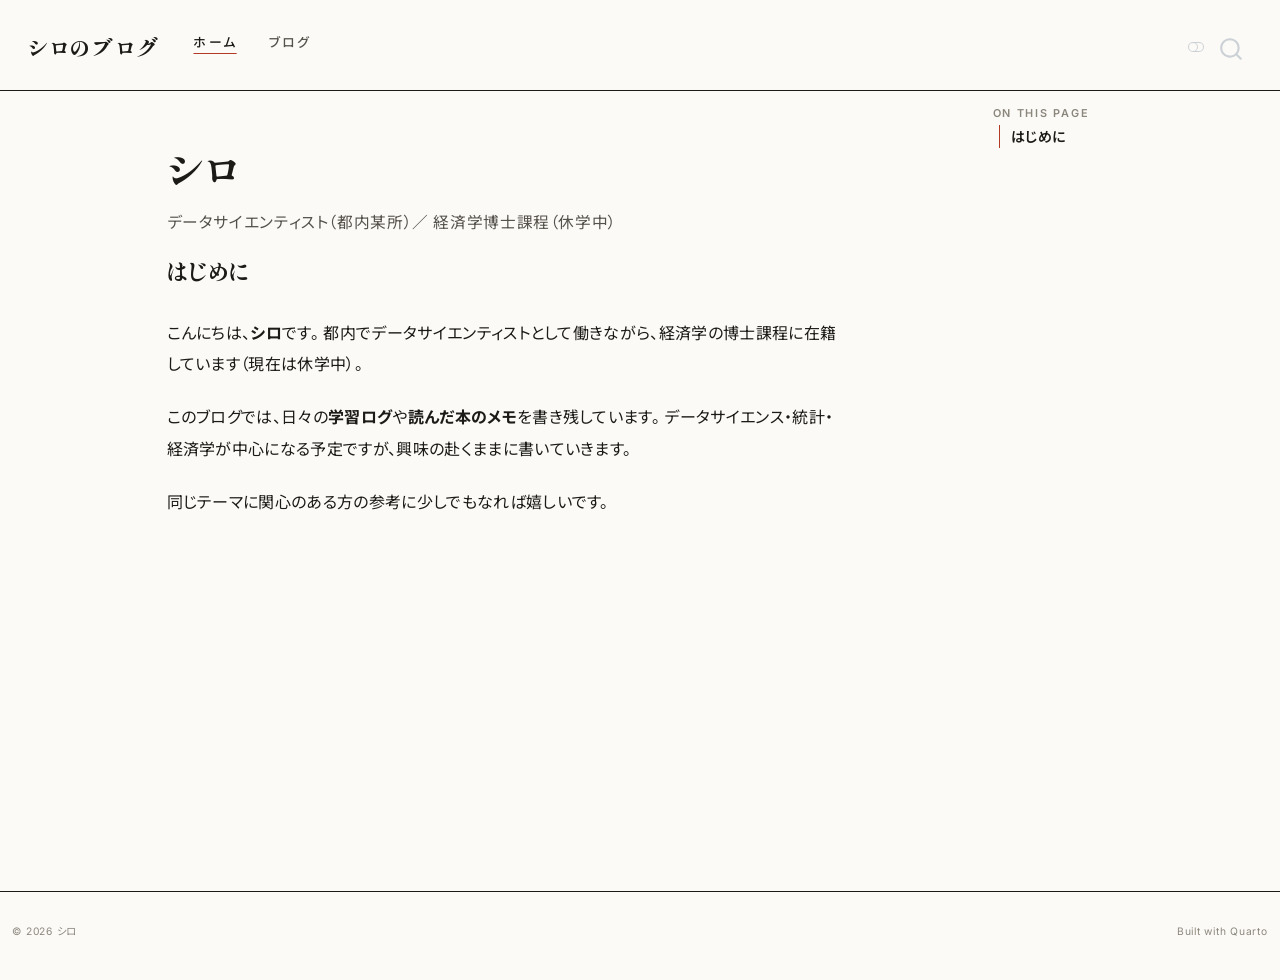
<file: index.html>
<!DOCTYPE html>
<html xmlns="http://www.w3.org/1999/xhtml" lang="en" xml:lang="en"><head>

<meta charset="utf-8">
<meta name="generator" content="quarto-1.10.18">

<meta name="viewport" content="width=device-width, initial-scale=1.0, user-scalable=yes">


<title>シロ – シロのブログ</title>
<style>
/* Default styles provided by pandoc.
** See https://pandoc.org/MANUAL.html#variables-for-html for config info.
*/
span.smallcaps{font-variant: small-caps;}
div.columns{display: flex; gap: 1.5em;}
div.column{flex: auto;}
@media screen {
div.columns{gap: min(4vw, 1.5em);}
div.column{overflow-x: auto;}
}
div.hanging-indent{margin-left: 1.5em; text-indent: -1.5em;}
ul.task-list{list-style: none;}
ul.task-list li input[type="checkbox"] {
  width: 0.8em;
  margin: 0 0.8em 0.2em -1em; /* quarto-specific, see https://github.com/quarto-dev/quarto-cli/issues/4556 */ 
  vertical-align: middle;
}
</style>


<script src="site_libs/quarto-nav/quarto-nav.js"></script>
<script src="site_libs/quarto-nav/headroom.min.js"></script>
<script src="site_libs/clipboard/clipboard.min.js"></script>
<script src="site_libs/quarto-search/autocomplete.umd.js"></script>
<script src="site_libs/quarto-search/fuse.min.js"></script>
<script src="site_libs/quarto-search/quarto-search.js"></script>
<meta name="quarto:offset" content="./">
<link href="./assets/favicon.ico" rel="icon">
<script src="site_libs/quarto-html/quarto.js" type="module"></script>
<script src="site_libs/quarto-html/tabsets/tabsets.js" type="module"></script>
<script src="site_libs/quarto-html/popper.min.js"></script>
<script src="site_libs/quarto-html/tippy.umd.min.js"></script>
<script src="site_libs/quarto-html/anchor.min.js"></script>
<link href="site_libs/quarto-html/tippy.css" rel="stylesheet">
<link href="site_libs/quarto-html/quarto-syntax-highlighting-bb62276ab45c84d9efd712f51ff97b5a.css" rel="stylesheet" class="quarto-color-scheme" id="quarto-text-highlighting-styles">
<link href="site_libs/quarto-html/quarto-syntax-highlighting-dark-5a1953863e1f72ef3b996ef827f01ca7.css" rel="stylesheet" class="quarto-color-scheme quarto-color-alternate" id="quarto-text-highlighting-styles">
<link href="site_libs/quarto-html/quarto-syntax-highlighting-bb62276ab45c84d9efd712f51ff97b5a.css" rel="stylesheet" class="quarto-color-scheme-extra" id="quarto-text-highlighting-styles">
<script src="site_libs/bootstrap/bootstrap.min.js"></script>
<link href="site_libs/bootstrap/bootstrap-icons.css" rel="stylesheet">
<link href="site_libs/bootstrap/bootstrap-6d4dc358b8d7926ba2a3bf433037a1ac.min.css" rel="stylesheet" append-hash="true" class="quarto-color-scheme" id="quarto-bootstrap" data-mode="light">
<link href="site_libs/bootstrap/bootstrap-dark-2ead43bcd6c5e790468641eb773286b3.min.css" rel="stylesheet" append-hash="true" class="quarto-color-scheme quarto-color-alternate" id="quarto-bootstrap" data-mode="dark">
<link href="site_libs/bootstrap/bootstrap-6d4dc358b8d7926ba2a3bf433037a1ac.min.css" rel="stylesheet" append-hash="true" class="quarto-color-scheme-extra" id="quarto-bootstrap" data-mode="light">
<script id="quarto-search-options" type="application/json">{
  "location": "navbar",
  "copy-button": false,
  "collapse-after": 3,
  "panel-placement": "end",
  "type": "overlay",
  "limit": 50,
  "keyboard-shortcut": [
    "f",
    "/",
    "s"
  ],
  "show-item-context": false,
  "language": {
    "search-no-results-text": "No results",
    "search-matching-documents-text": "matching documents",
    "search-copy-link-title": "Copy link to search",
    "search-hide-matches-text": "Hide additional matches",
    "search-more-match-text": "more match in this document",
    "search-more-matches-text": "more matches in this document",
    "search-clear-button-title": "Clear",
    "search-text-placeholder": "",
    "search-detached-cancel-button-title": "Cancel",
    "search-submit-button-title": "Submit",
    "search-label": "Search"
  }
}</script>


<link rel="stylesheet" href="styles.css">
</head>

<body class="nav-fixed quarto-light"><script id="quarto-html-before-body" type="application/javascript">
    const toggleBodyColorMode = (bsSheetEl) => {
      const mode = bsSheetEl.getAttribute("data-mode");
      const bodyEl = window.document.querySelector("body");
      if (mode === "dark") {
        bodyEl.classList.add("quarto-dark");
        bodyEl.classList.remove("quarto-light");
      } else {
        bodyEl.classList.add("quarto-light");
        bodyEl.classList.remove("quarto-dark");
      }
    }
    const toggleBodyColorPrimary = () => {
      const bsSheetEl = window.document.querySelector("link#quarto-bootstrap:not([rel=disabled-stylesheet])");
      if (bsSheetEl) {
        toggleBodyColorMode(bsSheetEl);
      }
    }
    const setColorSchemeToggle = (alternate) => {
      const toggles = window.document.querySelectorAll('.quarto-color-scheme-toggle');
      for (let i=0; i < toggles.length; i++) {
        const toggle = toggles[i];
        if (toggle) {
          if (alternate) {
            toggle.classList.add("alternate");
          } else {
            toggle.classList.remove("alternate");
          }
        }
      }
    };
    const toggleColorMode = (alternate) => {
      // Switch the stylesheets
      const primaryStylesheets = window.document.querySelectorAll('link.quarto-color-scheme:not(.quarto-color-alternate)');
      const alternateStylesheets = window.document.querySelectorAll('link.quarto-color-scheme.quarto-color-alternate');
      manageTransitions('#quarto-margin-sidebar .nav-link', false);
      if (alternate) {
        // note: dark is layered on light, we don't disable primary!
        enableStylesheet(alternateStylesheets);
        for (const sheetNode of alternateStylesheets) {
          if (sheetNode.id === "quarto-bootstrap") {
            toggleBodyColorMode(sheetNode);
          }
        }
      } else {
        disableStylesheet(alternateStylesheets);
        enableStylesheet(primaryStylesheets)
        toggleBodyColorPrimary();
      }
      manageTransitions('#quarto-margin-sidebar .nav-link', true);
      // Switch the toggles
      setColorSchemeToggle(alternate)
      // Hack to workaround the fact that safari doesn't
      // properly recolor the scrollbar when toggling (#1455)
      if (navigator.userAgent.indexOf('Safari') > 0 && navigator.userAgent.indexOf('Chrome') == -1) {
        manageTransitions("body", false);
        window.scrollTo(0, 1);
        setTimeout(() => {
          window.scrollTo(0, 0);
          manageTransitions("body", true);
        }, 40);
      }
    }
    const disableStylesheet = (stylesheets) => {
      for (let i=0; i < stylesheets.length; i++) {
        const stylesheet = stylesheets[i];
        stylesheet.rel = 'disabled-stylesheet';
      }
    }
    const enableStylesheet = (stylesheets) => {
      for (let i=0; i < stylesheets.length; i++) {
        const stylesheet = stylesheets[i];
        if(stylesheet.rel !== 'stylesheet') { // for Chrome, which will still FOUC without this check
          stylesheet.rel = 'stylesheet';
        }
      }
    }
    const manageTransitions = (selector, allowTransitions) => {
      const els = window.document.querySelectorAll(selector);
      for (let i=0; i < els.length; i++) {
        const el = els[i];
        if (allowTransitions) {
          el.classList.remove('notransition');
        } else {
          el.classList.add('notransition');
        }
      }
    }
    const isFileUrl = () => {
      return window.location.protocol === 'file:';
    }
    const hasAlternateSentinel = () => {
      let styleSentinel = getColorSchemeSentinel();
      if (styleSentinel !== null) {
        return styleSentinel === "alternate";
      } else {
        return false;
      }
    }
    const setStyleSentinel = (alternate) => {
      const value = alternate ? "alternate" : "default";
      if (!isFileUrl()) {
        window.localStorage.setItem("quarto-color-scheme", value);
      } else {
        localAlternateSentinel = value;
      }
    }
    const getColorSchemeSentinel = () => {
      if (!isFileUrl()) {
        const storageValue = window.localStorage.getItem("quarto-color-scheme");
        return storageValue != null ? storageValue : localAlternateSentinel;
      } else {
        return localAlternateSentinel;
      }
    }
    const toggleGiscusIfUsed = (isAlternate, darkModeDefault) => {
      const baseTheme = document.querySelector('#giscus-base-theme')?.value ?? 'light';
      const alternateTheme = document.querySelector('#giscus-alt-theme')?.value ?? 'dark';
      let newTheme = '';
      if(authorPrefersDark) {
        newTheme = isAlternate ? baseTheme : alternateTheme;
      } else {
        newTheme = isAlternate ? alternateTheme : baseTheme;
      }
      const changeGiscusTheme = () => {
        // From: https://github.com/giscus/giscus/issues/336
        const sendMessage = (message) => {
          const iframe = document.querySelector('iframe.giscus-frame');
          if (!iframe) return;
          iframe.contentWindow.postMessage({ giscus: message }, 'https://giscus.app');
        }
        sendMessage({
          setConfig: {
            theme: newTheme
          }
        });
      }
      const isGiscussLoaded = window.document.querySelector('iframe.giscus-frame') !== null;
      if (isGiscussLoaded) {
        changeGiscusTheme();
      }
    };
    const authorPrefersDark = false;
    const darkModeDefault = authorPrefersDark;
      document.querySelector('link#quarto-text-highlighting-styles.quarto-color-scheme-extra').rel = 'disabled-stylesheet';
      document.querySelector('link#quarto-bootstrap.quarto-color-scheme-extra').rel = 'disabled-stylesheet';
    let localAlternateSentinel = darkModeDefault ? 'alternate' : 'default';
    // Dark / light mode switch
    window.quartoToggleColorScheme = () => {
      // Read the current dark / light value
      let toAlternate = !hasAlternateSentinel();
      toggleColorMode(toAlternate);
      setStyleSentinel(toAlternate);
      toggleGiscusIfUsed(toAlternate, darkModeDefault);
      window.dispatchEvent(new Event('resize'));
    };
    // Switch to dark mode if need be
    if (hasAlternateSentinel()) {
      toggleColorMode(true);
    } else {
      toggleColorMode(false);
    }
  </script>

<div id="quarto-search-results"></div>
  <header id="quarto-header" class="headroom fixed-top">
    <nav class="navbar navbar-expand-lg " data-bs-theme="dark">
      <div class="navbar-container container-fluid">
      <div class="navbar-brand-container mx-auto">
    <a class="navbar-brand" href="./index.html">
    <span class="navbar-title">シロのブログ</span>
    </a>
  </div>
            <div id="quarto-search" class="" title="Search"></div>
          <button class="navbar-toggler" type="button" data-bs-toggle="collapse" data-bs-target="#navbarCollapse" aria-controls="navbarCollapse" role="menu" aria-expanded="false" aria-label="Toggle navigation" onclick="if (window.quartoToggleHeadroom) { window.quartoToggleHeadroom(); }">
  <span class="navbar-toggler-icon"></span>
</button>
          <div class="collapse navbar-collapse" id="navbarCollapse">
            <ul class="navbar-nav navbar-nav-scroll me-auto">
  <li class="nav-item">
    <a class="nav-link active" href="./index.html" aria-current="page"> 
<span class="menu-text">ホーム</span></a>
  </li>  
  <li class="nav-item">
    <a class="nav-link" href="./blog/index.html"> 
<span class="menu-text">ブログ</span></a>
  </li>  
</ul>
          </div> <!-- /navcollapse -->
            <div class="quarto-navbar-tools">
  <a href="" class="quarto-color-scheme-toggle quarto-navigation-tool  px-1" onclick="window.quartoToggleColorScheme(); return false;" title="Toggle dark mode"><i class="bi"></i></a>
</div>
      </div> <!-- /container-fluid -->
    </nav>
</header>
<!-- content -->
<div id="quarto-content" class="quarto-container page-columns page-rows-contents page-layout-article page-navbar">
<!-- sidebar -->
<!-- margin-sidebar -->
    <div id="quarto-margin-sidebar" class="sidebar margin-sidebar">
        <nav id="TOC" role="doc-toc" class="toc-active">
    <h2 id="toc-title">On this page</h2>
   
  <ul>
  <li><a href="#はじめに" id="toc-はじめに" class="nav-link active" data-scroll-target="#はじめに">はじめに</a></li>
  </ul>
</nav>
    </div>
<!-- main -->
<main class="content" id="quarto-document-content">


<header id="title-block-header" class="quarto-title-block default">
<div class="quarto-title">
<h1 class="title">シロ</h1>
<p class="subtitle lead">データサイエンティスト（都内某所）／ 経済学博士課程（休学中）</p>
</div>



<div class="quarto-title-meta">

    
  
    
  </div>
  


</header>


<section id="はじめに" class="level2">
<h2 class="anchored" data-anchor-id="はじめに">はじめに</h2>
<p>こんにちは、<strong>シロ</strong>です。 都内でデータサイエンティストとして働きながら、経済学の博士課程に在籍しています（現在は休学中）。</p>
<p>このブログでは、日々の<strong>学習ログ</strong>や<strong>読んだ本のメモ</strong>を書き残しています。 データサイエンス・統計・経済学が中心になる予定ですが、興味の赴くままに書いていきます。</p>
<p>同じテーマに関心のある方の参考に少しでもなれば嬉しいです。</p>


</section>

</main> <!-- /main -->
<script id="quarto-html-after-body" type="application/javascript">
  window.document.addEventListener("DOMContentLoaded", function (event) {
    // Ensure there is a toggle, if there isn't float one in the top right
    if (window.document.querySelector('.quarto-color-scheme-toggle') === null) {
      const a = window.document.createElement('a');
      a.classList.add('top-right');
      a.classList.add('quarto-color-scheme-toggle');
      a.href = "";
      a.onclick = function() { try { window.quartoToggleColorScheme(); } catch {} return false; };
      const i = window.document.createElement("i");
      i.classList.add('bi');
      a.appendChild(i);
      window.document.body.appendChild(a);
    }
    setColorSchemeToggle(hasAlternateSentinel())
    const icon = "";
    const anchorJS = new window.AnchorJS();
    anchorJS.options = {
      placement: 'right',
      icon: icon
    };
    anchorJS.add('.anchored');
    const isCodeAnnotation = (el) => {
      for (const clz of el.classList) {
        if (clz.startsWith('code-annotation-')) {                     
          return true;
        }
      }
      return false;
    }
    const onCopySuccess = function(e) {
      // button target
      const button = e.trigger;
      // don't keep focus
      button.blur();
      // flash "checked"
      button.classList.add('code-copy-button-checked');
      var currentTitle = button.getAttribute("title");
      button.setAttribute("title", "Copied!");
      let tooltip;
      if (window.bootstrap) {
        button.setAttribute("data-bs-toggle", "tooltip");
        button.setAttribute("data-bs-placement", "left");
        button.setAttribute("data-bs-title", "Copied!");
        tooltip = new bootstrap.Tooltip(button, 
          { trigger: "manual", 
            customClass: "code-copy-button-tooltip",
            offset: [0, -8]});
        tooltip.show();    
      }
      setTimeout(function() {
        if (tooltip) {
          tooltip.hide();
          button.removeAttribute("data-bs-title");
          button.removeAttribute("data-bs-toggle");
          button.removeAttribute("data-bs-placement");
        }
        button.setAttribute("title", currentTitle);
        button.classList.remove('code-copy-button-checked');
      }, 1000);
      // clear code selection
      e.clearSelection();
    }
    const getTextToCopy = function(trigger) {
      const outerScaffold = trigger.parentElement.cloneNode(true);
      const codeEl = outerScaffold.querySelector('code');
      for (const childEl of codeEl.children) {
        if (isCodeAnnotation(childEl)) {
          childEl.remove();
        }
      }
      return codeEl.innerText;
    }
    const clipboard = new window.ClipboardJS('.code-copy-button:not([data-in-quarto-modal])', {
      text: getTextToCopy
    });
    clipboard.on('success', onCopySuccess);
    if (window.document.getElementById('quarto-embedded-source-code-modal')) {
      const clipboardModal = new window.ClipboardJS('.code-copy-button[data-in-quarto-modal]', {
        text: getTextToCopy,
        container: window.document.getElementById('quarto-embedded-source-code-modal')
      });
      clipboardModal.on('success', onCopySuccess);
    }
      var localhostRegex = new RegExp(/^(?:http|https):\/\/localhost\:?[0-9]*\//);
      var mailtoRegex = new RegExp(/^mailto:/);
        var filterRegex = new RegExp("https:\/\/hasegawa-econ\.github\.io\/");
      var isInternal = (href) => {
          return filterRegex.test(href) || localhostRegex.test(href) || mailtoRegex.test(href);
      }
      // Inspect non-navigation links and adorn them if external
     var links = window.document.querySelectorAll('a[href]:not(.nav-link):not(.navbar-brand):not(.toc-action):not(.sidebar-link):not(.sidebar-item-toggle):not(.pagination-link):not(.no-external):not([aria-hidden]):not(.dropdown-item):not(.quarto-navigation-tool):not(.about-link)');
      for (var i=0; i<links.length; i++) {
        const link = links[i];
        if (!isInternal(link.href)) {
          // undo the damage that might have been done by quarto-nav.js in the case of
          // links that we want to consider external
          if (link.dataset.originalHref !== undefined) {
            link.href = link.dataset.originalHref;
          }
        }
      }
    function tippyHover(el, contentFn, onTriggerFn, onUntriggerFn) {
      const config = {
        allowHTML: true,
        maxWidth: 500,
        delay: 100,
        arrow: false,
        appendTo: function(el) {
            return el.parentElement;
        },
        interactive: true,
        interactiveBorder: 10,
        theme: 'quarto',
        placement: 'bottom-start',
      };
      if (contentFn) {
        config.content = contentFn;
      }
      if (onTriggerFn) {
        config.onTrigger = onTriggerFn;
      }
      if (onUntriggerFn) {
        config.onUntrigger = onUntriggerFn;
      }
      window.tippy(el, config); 
    }
    const noterefs = window.document.querySelectorAll('a[role="doc-noteref"]');
    for (var i=0; i<noterefs.length; i++) {
      const ref = noterefs[i];
      tippyHover(ref, function() {
        // use id or data attribute instead here
        let href = ref.getAttribute('data-footnote-href') || ref.getAttribute('href');
        try { href = new URL(href).hash; } catch {}
        const id = href.replace(/^#\/?/, "");
        const note = window.document.getElementById(id);
        if (note) {
          return note.innerHTML;
        } else {
          return "";
        }
      });
    }
    const xrefs = window.document.querySelectorAll('a.quarto-xref');
    const processXRef = (id, note) => {
      // Strip column container classes
      const stripColumnClz = (el) => {
        el.classList.remove("page-full", "page-columns");
        if (el.children) {
          for (const child of el.children) {
            stripColumnClz(child);
          }
        }
      }
      stripColumnClz(note)
      if (id === null || id.startsWith('sec-')) {
        // Special case sections, only their first couple elements
        const container = document.createElement("div");
        if (note.children && note.children.length > 2) {
          container.appendChild(note.children[0].cloneNode(true));
          for (let i = 1; i < note.children.length; i++) {
            const child = note.children[i];
            if (child.tagName === "P" && child.innerText === "") {
              continue;
            } else {
              container.appendChild(child.cloneNode(true));
              break;
            }
          }
          if (window.Quarto?.typesetMath) {
            window.Quarto.typesetMath(container);
          }
          return container.innerHTML
        } else {
          if (window.Quarto?.typesetMath) {
            window.Quarto.typesetMath(note);
          }
          return note.innerHTML;
        }
      } else {
        // Remove any anchor links if they are present
        const anchorLink = note.querySelector('a.anchorjs-link');
        if (anchorLink) {
          anchorLink.remove();
        }
        if (window.Quarto?.typesetMath) {
          window.Quarto.typesetMath(note);
        }
        if (note.classList.contains("callout")) {
          return note.outerHTML;
        } else {
          return note.innerHTML;
        }
      }
    }
    for (var i=0; i<xrefs.length; i++) {
      const xref = xrefs[i];
      tippyHover(xref, undefined, function(instance) {
        instance.disable();
        let url = xref.getAttribute('href');
        let hash = undefined; 
        if (url.startsWith('#')) {
          hash = url;
        } else {
          try { hash = new URL(url).hash; } catch {}
        }
        if (hash) {
          const id = hash.replace(/^#\/?/, "");
          const note = window.document.getElementById(id);
          if (note !== null) {
            try {
              const html = processXRef(id, note.cloneNode(true));
              instance.setContent(html);
            } finally {
              instance.enable();
              instance.show();
            }
          } else {
            // See if we can fetch this
            fetch(url.split('#')[0])
            .then(res => res.text())
            .then(html => {
              const parser = new DOMParser();
              const htmlDoc = parser.parseFromString(html, "text/html");
              const note = htmlDoc.getElementById(id);
              if (note !== null) {
                const html = processXRef(id, note);
                instance.setContent(html);
              } 
            }).finally(() => {
              instance.enable();
              instance.show();
            });
          }
        } else {
          // See if we can fetch a full url (with no hash to target)
          // This is a special case and we should probably do some content thinning / targeting
          fetch(url)
          .then(res => res.text())
          .then(html => {
            const parser = new DOMParser();
            const htmlDoc = parser.parseFromString(html, "text/html");
            const note = htmlDoc.querySelector('main.content');
            if (note !== null) {
              // This should only happen for chapter cross references
              // (since there is no id in the URL)
              // remove the first header
              if (note.children.length > 0 && note.children[0].tagName === "HEADER") {
                note.children[0].remove();
              }
              const html = processXRef(null, note);
              instance.setContent(html);
            } 
          }).finally(() => {
            instance.enable();
            instance.show();
          });
        }
      }, function(instance) {
      });
    }
        let selectedAnnoteEl;
        const selectorForAnnotation = ( cell, annotation) => {
          let cellAttr = 'data-code-cell="' + cell + '"';
          let lineAttr = 'data-code-annotation="' +  annotation + '"';
          const selector = 'span[' + cellAttr + '][' + lineAttr + ']';
          return selector;
        }
        const selectCodeLines = (annoteEl) => {
          const doc = window.document;
          const targetCell = annoteEl.getAttribute("data-target-cell");
          const targetAnnotation = annoteEl.getAttribute("data-target-annotation");
          const annoteSpan = window.document.querySelector(selectorForAnnotation(targetCell, targetAnnotation));
          const lines = annoteSpan.getAttribute("data-code-lines").split(",");
          const lineIds = lines.map((line) => {
            return targetCell + "-" + line;
          })
          let top = null;
          let height = null;
          let parent = null;
          if (lineIds.length > 0) {
              //compute the position of the single el (top and bottom and make a div)
              const el = window.document.getElementById(lineIds[0]);
              top = el.offsetTop;
              height = el.offsetHeight;
              parent = el.parentElement.parentElement;
            if (lineIds.length > 1) {
              const lastEl = window.document.getElementById(lineIds[lineIds.length - 1]);
              const bottom = lastEl.offsetTop + lastEl.offsetHeight;
              height = bottom - top;
            }
            if (top !== null && height !== null && parent !== null) {
              // cook up a div (if necessary) and position it 
              let div = window.document.getElementById("code-annotation-line-highlight");
              if (div === null) {
                div = window.document.createElement("div");
                div.setAttribute("id", "code-annotation-line-highlight");
                div.style.position = 'absolute';
                parent.appendChild(div);
              }
              div.style.top = top - 2 + "px";
              div.style.height = height + 4 + "px";
              div.style.left = 0;
              let gutterDiv = window.document.getElementById("code-annotation-line-highlight-gutter");
              if (gutterDiv === null) {
                gutterDiv = window.document.createElement("div");
                gutterDiv.setAttribute("id", "code-annotation-line-highlight-gutter");
                gutterDiv.style.position = 'absolute';
                const codeCell = window.document.getElementById(targetCell);
                const gutter = codeCell.querySelector('.code-annotation-gutter');
                gutter.appendChild(gutterDiv);
              }
              gutterDiv.style.top = top - 2 + "px";
              gutterDiv.style.height = height + 4 + "px";
            }
            selectedAnnoteEl = annoteEl;
          }
        };
        const unselectCodeLines = () => {
          const elementsIds = ["code-annotation-line-highlight", "code-annotation-line-highlight-gutter"];
          elementsIds.forEach((elId) => {
            const div = window.document.getElementById(elId);
            if (div) {
              div.remove();
            }
          });
          selectedAnnoteEl = undefined;
        };
          // Handle positioning of the toggle
      window.addEventListener(
        "resize",
        throttle(() => {
          elRect = undefined;
          if (selectedAnnoteEl) {
            selectCodeLines(selectedAnnoteEl);
          }
        }, 10)
      );
      function throttle(fn, ms) {
      let throttle = false;
      let timer;
        return (...args) => {
          if(!throttle) { // first call gets through
              fn.apply(this, args);
              throttle = true;
          } else { // all the others get throttled
              if(timer) clearTimeout(timer); // cancel #2
              timer = setTimeout(() => {
                fn.apply(this, args);
                timer = throttle = false;
              }, ms);
          }
        };
      }
        // Attach click handler to the DT
        const annoteDls = window.document.querySelectorAll('dt[data-target-cell]');
        for (const annoteDlNode of annoteDls) {
          annoteDlNode.addEventListener('click', (event) => {
            const clickedEl = event.target;
            if (clickedEl !== selectedAnnoteEl) {
              unselectCodeLines();
              const activeEl = window.document.querySelector('dt[data-target-cell].code-annotation-active');
              if (activeEl) {
                activeEl.classList.remove('code-annotation-active');
              }
              selectCodeLines(clickedEl);
              clickedEl.classList.add('code-annotation-active');
            } else {
              // Unselect the line
              unselectCodeLines();
              clickedEl.classList.remove('code-annotation-active');
            }
          });
        }
    const findCites = (el) => {
      const parentEl = el.parentElement;
      if (parentEl) {
        const cites = parentEl.dataset.cites;
        if (cites) {
          return {
            el,
            cites: cites.split(' ')
          };
        } else {
          return findCites(el.parentElement)
        }
      } else {
        return undefined;
      }
    };
    var bibliorefs = window.document.querySelectorAll('a[role="doc-biblioref"]');
    for (var i=0; i<bibliorefs.length; i++) {
      const ref = bibliorefs[i];
      const citeInfo = findCites(ref);
      if (citeInfo) {
        tippyHover(citeInfo.el, function() {
          var popup = window.document.createElement('div');
          citeInfo.cites.forEach(function(cite) {
            var citeDiv = window.document.createElement('div');
            citeDiv.classList.add('hanging-indent');
            citeDiv.classList.add('csl-entry');
            var biblioDiv = window.document.getElementById('ref-' + cite);
            if (biblioDiv) {
              citeDiv.innerHTML = biblioDiv.innerHTML;
            }
            popup.appendChild(citeDiv);
          });
          return popup.innerHTML;
        });
      }
    }
  });
  </script>
</div> <!-- /content -->
<footer class="footer">
  <div class="nav-footer">
    <div class="nav-footer-left">
<p>© 2026 シロ</p>
</div>   
    <div class="nav-footer-center">
      &nbsp;
    </div>
    <div class="nav-footer-right">
<p>Built with <a href="https://quarto.org">Quarto</a></p>
</div>
  </div>
</footer>




</body></html>
</file>
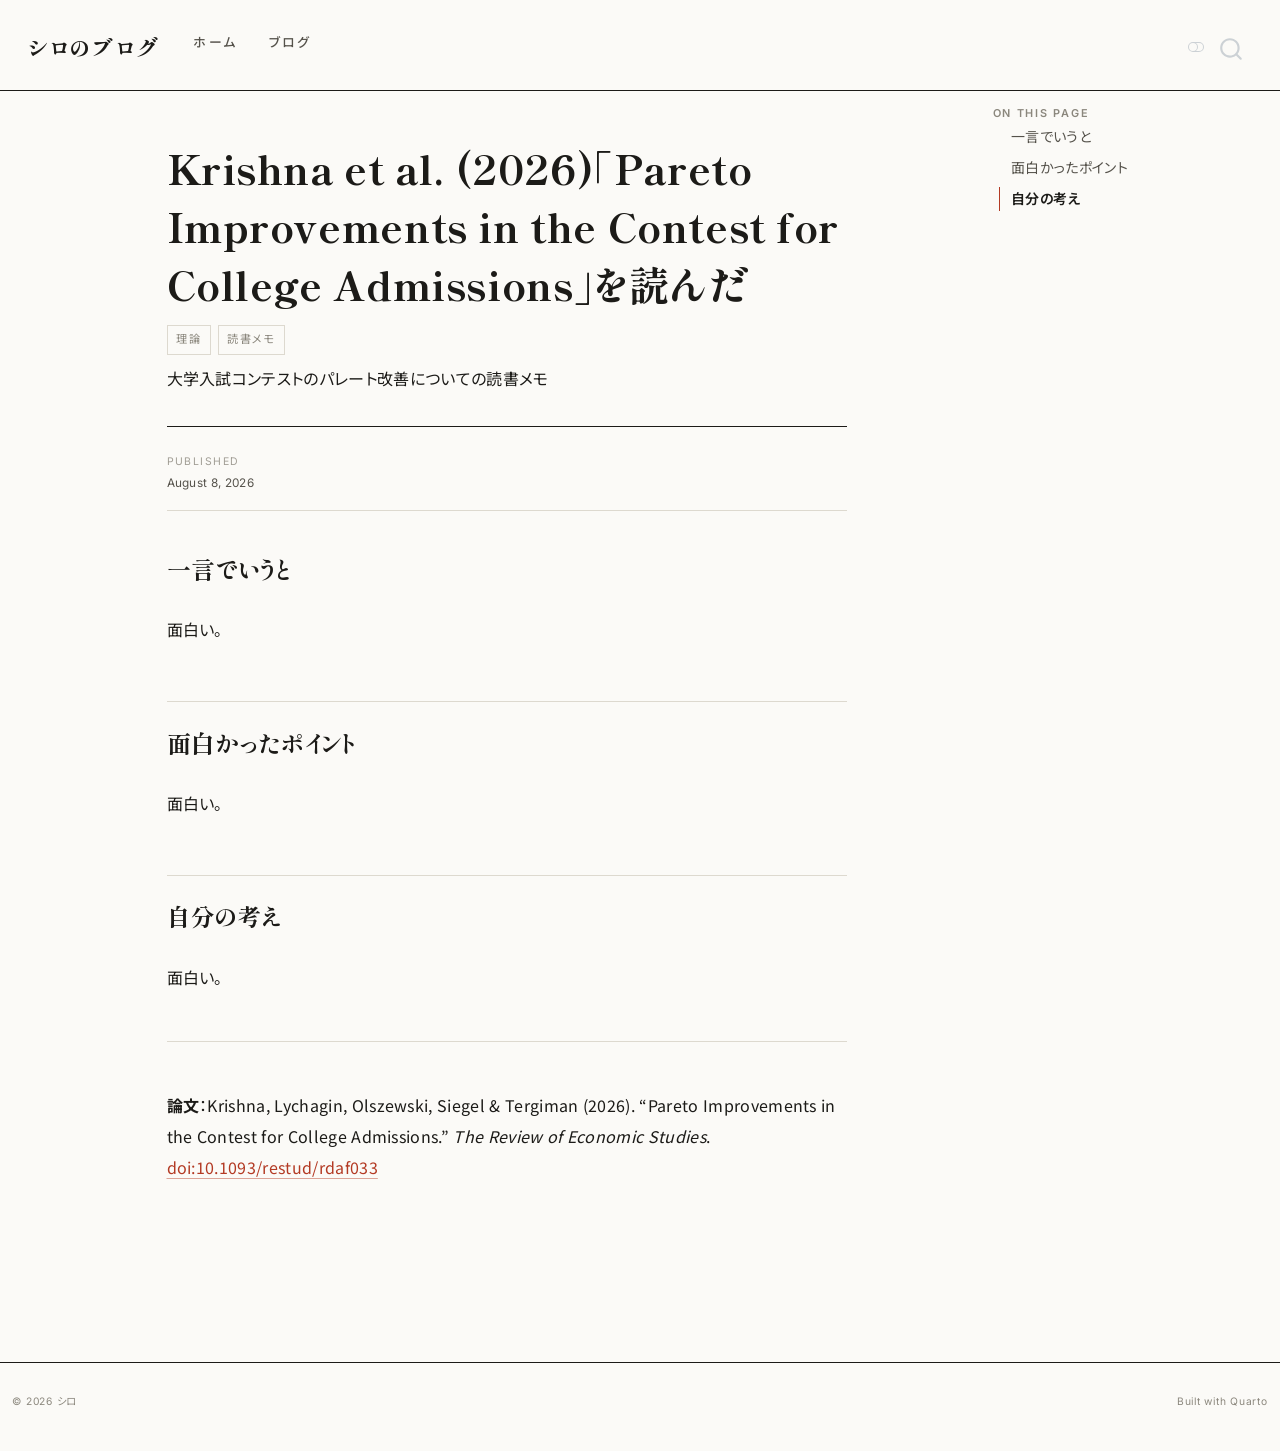
<file: blog/posts/krishna_2026_pareto/index.html>
<!DOCTYPE html>
<html xmlns="http://www.w3.org/1999/xhtml" lang="en" xml:lang="en"><head>

<meta charset="utf-8">
<meta name="generator" content="quarto-1.10.18">

<meta name="viewport" content="width=device-width, initial-scale=1.0, user-scalable=yes">

<meta name="dcterms.date" content="2026-08-08">
<meta name="description" content="大学入試コンテストのパレート改善についての読書メモ">

<title>Krishna et al.&nbsp;(2026)「Pareto Improvements in the Contest for College Admissions」を読んだ – シロのブログ</title>
<style>
/* Default styles provided by pandoc.
** See https://pandoc.org/MANUAL.html#variables-for-html for config info.
*/
span.smallcaps{font-variant: small-caps;}
div.columns{display: flex; gap: 1.5em;}
div.column{flex: auto;}
@media screen {
div.columns{gap: min(4vw, 1.5em);}
div.column{overflow-x: auto;}
}
div.hanging-indent{margin-left: 1.5em; text-indent: -1.5em;}
ul.task-list{list-style: none;}
ul.task-list li input[type="checkbox"] {
  width: 0.8em;
  margin: 0 0.8em 0.2em -1em; /* quarto-specific, see https://github.com/quarto-dev/quarto-cli/issues/4556 */ 
  vertical-align: middle;
}
</style>


<script src="../../../site_libs/quarto-nav/quarto-nav.js"></script>
<script src="../../../site_libs/quarto-nav/headroom.min.js"></script>
<script src="../../../site_libs/clipboard/clipboard.min.js"></script>
<script src="../../../site_libs/quarto-search/autocomplete.umd.js"></script>
<script src="../../../site_libs/quarto-search/fuse.min.js"></script>
<script src="../../../site_libs/quarto-search/quarto-search.js"></script>
<meta name="quarto:offset" content="../../../">
<link href="../../../assets/favicon.ico" rel="icon">
<script src="../../../site_libs/quarto-html/quarto.js" type="module"></script>
<script src="../../../site_libs/quarto-html/tabsets/tabsets.js" type="module"></script>
<script src="../../../site_libs/quarto-html/popper.min.js"></script>
<script src="../../../site_libs/quarto-html/tippy.umd.min.js"></script>
<script src="../../../site_libs/quarto-html/anchor.min.js"></script>
<link href="../../../site_libs/quarto-html/tippy.css" rel="stylesheet">
<link href="../../../site_libs/quarto-html/quarto-syntax-highlighting-bb62276ab45c84d9efd712f51ff97b5a.css" rel="stylesheet" class="quarto-color-scheme" id="quarto-text-highlighting-styles">
<link href="../../../site_libs/quarto-html/quarto-syntax-highlighting-dark-5a1953863e1f72ef3b996ef827f01ca7.css" rel="stylesheet" class="quarto-color-scheme quarto-color-alternate" id="quarto-text-highlighting-styles">
<link href="../../../site_libs/quarto-html/quarto-syntax-highlighting-bb62276ab45c84d9efd712f51ff97b5a.css" rel="stylesheet" class="quarto-color-scheme-extra" id="quarto-text-highlighting-styles">
<script src="../../../site_libs/bootstrap/bootstrap.min.js"></script>
<link href="../../../site_libs/bootstrap/bootstrap-icons.css" rel="stylesheet">
<link href="../../../site_libs/bootstrap/bootstrap-6d4dc358b8d7926ba2a3bf433037a1ac.min.css" rel="stylesheet" append-hash="true" class="quarto-color-scheme" id="quarto-bootstrap" data-mode="light">
<link href="../../../site_libs/bootstrap/bootstrap-dark-2ead43bcd6c5e790468641eb773286b3.min.css" rel="stylesheet" append-hash="true" class="quarto-color-scheme quarto-color-alternate" id="quarto-bootstrap" data-mode="dark">
<link href="../../../site_libs/bootstrap/bootstrap-6d4dc358b8d7926ba2a3bf433037a1ac.min.css" rel="stylesheet" append-hash="true" class="quarto-color-scheme-extra" id="quarto-bootstrap" data-mode="light">
<script id="quarto-search-options" type="application/json">{
  "location": "navbar",
  "copy-button": false,
  "collapse-after": 3,
  "panel-placement": "end",
  "type": "overlay",
  "limit": 50,
  "keyboard-shortcut": [
    "f",
    "/",
    "s"
  ],
  "show-item-context": false,
  "language": {
    "search-no-results-text": "No results",
    "search-matching-documents-text": "matching documents",
    "search-copy-link-title": "Copy link to search",
    "search-hide-matches-text": "Hide additional matches",
    "search-more-match-text": "more match in this document",
    "search-more-matches-text": "more matches in this document",
    "search-clear-button-title": "Clear",
    "search-text-placeholder": "",
    "search-detached-cancel-button-title": "Cancel",
    "search-submit-button-title": "Submit",
    "search-label": "Search"
  }
}</script>


<link rel="stylesheet" href="../../../styles.css">
</head>

<body class="nav-fixed quarto-light"><script id="quarto-html-before-body" type="application/javascript">
    const toggleBodyColorMode = (bsSheetEl) => {
      const mode = bsSheetEl.getAttribute("data-mode");
      const bodyEl = window.document.querySelector("body");
      if (mode === "dark") {
        bodyEl.classList.add("quarto-dark");
        bodyEl.classList.remove("quarto-light");
      } else {
        bodyEl.classList.add("quarto-light");
        bodyEl.classList.remove("quarto-dark");
      }
    }
    const toggleBodyColorPrimary = () => {
      const bsSheetEl = window.document.querySelector("link#quarto-bootstrap:not([rel=disabled-stylesheet])");
      if (bsSheetEl) {
        toggleBodyColorMode(bsSheetEl);
      }
    }
    const setColorSchemeToggle = (alternate) => {
      const toggles = window.document.querySelectorAll('.quarto-color-scheme-toggle');
      for (let i=0; i < toggles.length; i++) {
        const toggle = toggles[i];
        if (toggle) {
          if (alternate) {
            toggle.classList.add("alternate");
          } else {
            toggle.classList.remove("alternate");
          }
        }
      }
    };
    const toggleColorMode = (alternate) => {
      // Switch the stylesheets
      const primaryStylesheets = window.document.querySelectorAll('link.quarto-color-scheme:not(.quarto-color-alternate)');
      const alternateStylesheets = window.document.querySelectorAll('link.quarto-color-scheme.quarto-color-alternate');
      manageTransitions('#quarto-margin-sidebar .nav-link', false);
      if (alternate) {
        // note: dark is layered on light, we don't disable primary!
        enableStylesheet(alternateStylesheets);
        for (const sheetNode of alternateStylesheets) {
          if (sheetNode.id === "quarto-bootstrap") {
            toggleBodyColorMode(sheetNode);
          }
        }
      } else {
        disableStylesheet(alternateStylesheets);
        enableStylesheet(primaryStylesheets)
        toggleBodyColorPrimary();
      }
      manageTransitions('#quarto-margin-sidebar .nav-link', true);
      // Switch the toggles
      setColorSchemeToggle(alternate)
      // Hack to workaround the fact that safari doesn't
      // properly recolor the scrollbar when toggling (#1455)
      if (navigator.userAgent.indexOf('Safari') > 0 && navigator.userAgent.indexOf('Chrome') == -1) {
        manageTransitions("body", false);
        window.scrollTo(0, 1);
        setTimeout(() => {
          window.scrollTo(0, 0);
          manageTransitions("body", true);
        }, 40);
      }
    }
    const disableStylesheet = (stylesheets) => {
      for (let i=0; i < stylesheets.length; i++) {
        const stylesheet = stylesheets[i];
        stylesheet.rel = 'disabled-stylesheet';
      }
    }
    const enableStylesheet = (stylesheets) => {
      for (let i=0; i < stylesheets.length; i++) {
        const stylesheet = stylesheets[i];
        if(stylesheet.rel !== 'stylesheet') { // for Chrome, which will still FOUC without this check
          stylesheet.rel = 'stylesheet';
        }
      }
    }
    const manageTransitions = (selector, allowTransitions) => {
      const els = window.document.querySelectorAll(selector);
      for (let i=0; i < els.length; i++) {
        const el = els[i];
        if (allowTransitions) {
          el.classList.remove('notransition');
        } else {
          el.classList.add('notransition');
        }
      }
    }
    const isFileUrl = () => {
      return window.location.protocol === 'file:';
    }
    const hasAlternateSentinel = () => {
      let styleSentinel = getColorSchemeSentinel();
      if (styleSentinel !== null) {
        return styleSentinel === "alternate";
      } else {
        return false;
      }
    }
    const setStyleSentinel = (alternate) => {
      const value = alternate ? "alternate" : "default";
      if (!isFileUrl()) {
        window.localStorage.setItem("quarto-color-scheme", value);
      } else {
        localAlternateSentinel = value;
      }
    }
    const getColorSchemeSentinel = () => {
      if (!isFileUrl()) {
        const storageValue = window.localStorage.getItem("quarto-color-scheme");
        return storageValue != null ? storageValue : localAlternateSentinel;
      } else {
        return localAlternateSentinel;
      }
    }
    const toggleGiscusIfUsed = (isAlternate, darkModeDefault) => {
      const baseTheme = document.querySelector('#giscus-base-theme')?.value ?? 'light';
      const alternateTheme = document.querySelector('#giscus-alt-theme')?.value ?? 'dark';
      let newTheme = '';
      if(authorPrefersDark) {
        newTheme = isAlternate ? baseTheme : alternateTheme;
      } else {
        newTheme = isAlternate ? alternateTheme : baseTheme;
      }
      const changeGiscusTheme = () => {
        // From: https://github.com/giscus/giscus/issues/336
        const sendMessage = (message) => {
          const iframe = document.querySelector('iframe.giscus-frame');
          if (!iframe) return;
          iframe.contentWindow.postMessage({ giscus: message }, 'https://giscus.app');
        }
        sendMessage({
          setConfig: {
            theme: newTheme
          }
        });
      }
      const isGiscussLoaded = window.document.querySelector('iframe.giscus-frame') !== null;
      if (isGiscussLoaded) {
        changeGiscusTheme();
      }
    };
    const authorPrefersDark = false;
    const darkModeDefault = authorPrefersDark;
      document.querySelector('link#quarto-text-highlighting-styles.quarto-color-scheme-extra').rel = 'disabled-stylesheet';
      document.querySelector('link#quarto-bootstrap.quarto-color-scheme-extra').rel = 'disabled-stylesheet';
    let localAlternateSentinel = darkModeDefault ? 'alternate' : 'default';
    // Dark / light mode switch
    window.quartoToggleColorScheme = () => {
      // Read the current dark / light value
      let toAlternate = !hasAlternateSentinel();
      toggleColorMode(toAlternate);
      setStyleSentinel(toAlternate);
      toggleGiscusIfUsed(toAlternate, darkModeDefault);
      window.dispatchEvent(new Event('resize'));
    };
    // Switch to dark mode if need be
    if (hasAlternateSentinel()) {
      toggleColorMode(true);
    } else {
      toggleColorMode(false);
    }
  </script>

<div id="quarto-search-results"></div>
  <header id="quarto-header" class="headroom fixed-top">
    <nav class="navbar navbar-expand-lg " data-bs-theme="dark">
      <div class="navbar-container container-fluid">
      <div class="navbar-brand-container mx-auto">
    <a class="navbar-brand" href="../../../index.html">
    <span class="navbar-title">シロのブログ</span>
    </a>
  </div>
            <div id="quarto-search" class="" title="Search"></div>
          <button class="navbar-toggler" type="button" data-bs-toggle="collapse" data-bs-target="#navbarCollapse" aria-controls="navbarCollapse" role="menu" aria-expanded="false" aria-label="Toggle navigation" onclick="if (window.quartoToggleHeadroom) { window.quartoToggleHeadroom(); }">
  <span class="navbar-toggler-icon"></span>
</button>
          <div class="collapse navbar-collapse" id="navbarCollapse">
            <ul class="navbar-nav navbar-nav-scroll me-auto">
  <li class="nav-item">
    <a class="nav-link" href="../../../index.html"> 
<span class="menu-text">ホーム</span></a>
  </li>  
  <li class="nav-item">
    <a class="nav-link" href="../../../blog/index.html"> 
<span class="menu-text">ブログ</span></a>
  </li>  
</ul>
          </div> <!-- /navcollapse -->
            <div class="quarto-navbar-tools">
  <a href="" class="quarto-color-scheme-toggle quarto-navigation-tool  px-1" onclick="window.quartoToggleColorScheme(); return false;" title="Toggle dark mode"><i class="bi"></i></a>
</div>
      </div> <!-- /container-fluid -->
    </nav>
</header>
<!-- content -->
<div id="quarto-content" class="quarto-container page-columns page-rows-contents page-layout-article page-navbar">
<!-- sidebar -->
<!-- margin-sidebar -->
    <div id="quarto-margin-sidebar" class="sidebar margin-sidebar">
        <nav id="TOC" role="doc-toc" class="toc-active">
    <h2 id="toc-title">On this page</h2>
   
  <ul>
  <li><a href="#一言でいうと" id="toc-一言でいうと" class="nav-link active" data-scroll-target="#一言でいうと">一言でいうと</a></li>
  <li><a href="#面白かったポイント" id="toc-面白かったポイント" class="nav-link" data-scroll-target="#面白かったポイント">面白かったポイント</a></li>
  <li><a href="#自分の考え" id="toc-自分の考え" class="nav-link" data-scroll-target="#自分の考え">自分の考え</a></li>
  </ul>
</nav>
    </div>
<!-- main -->
<main class="content" id="quarto-document-content">


<header id="title-block-header" class="quarto-title-block default">
<div class="quarto-title">
<h1 class="title">Krishna et al.&nbsp;(2026)「Pareto Improvements in the Contest for College Admissions」を読んだ</h1>
  <div class="quarto-categories">
    <div class="quarto-category">理論</div>
    <div class="quarto-category">読書メモ</div>
  </div>
  </div>

<div>
  <div class="description">
    大学入試コンテストのパレート改善についての読書メモ
  </div>
</div>


<div class="quarto-title-meta">

    
    <div>
    <div class="quarto-title-meta-heading">Published</div>
    <div class="quarto-title-meta-contents">
      <p class="date">August 8, 2026</p>
    </div>
  </div>
  
    
  </div>
  


</header>


<section id="一言でいうと" class="level2">
<h2 class="anchored" data-anchor-id="一言でいうと">一言でいうと</h2>
<p>面白い。</p>
</section>
<section id="面白かったポイント" class="level2">
<h2 class="anchored" data-anchor-id="面白かったポイント">面白かったポイント</h2>
<p>面白い。</p>
</section>
<section id="自分の考え" class="level2">
<h2 class="anchored" data-anchor-id="自分の考え">自分の考え</h2>
<p>面白い。</p>
<hr>
<p><strong>論文</strong>：Krishna, Lychagin, Olszewski, Siegel &amp; Tergiman (2026). “Pareto Improvements in the Contest for College Admissions.” <em>The Review of Economic Studies</em>. <a href="https://doi.org/10.1093/restud/rdaf033">doi:10.1093/restud/rdaf033</a></p>


</section>

</main> <!-- /main -->
<script id="quarto-html-after-body" type="application/javascript">
  window.document.addEventListener("DOMContentLoaded", function (event) {
    // Ensure there is a toggle, if there isn't float one in the top right
    if (window.document.querySelector('.quarto-color-scheme-toggle') === null) {
      const a = window.document.createElement('a');
      a.classList.add('top-right');
      a.classList.add('quarto-color-scheme-toggle');
      a.href = "";
      a.onclick = function() { try { window.quartoToggleColorScheme(); } catch {} return false; };
      const i = window.document.createElement("i");
      i.classList.add('bi');
      a.appendChild(i);
      window.document.body.appendChild(a);
    }
    setColorSchemeToggle(hasAlternateSentinel())
    const icon = "";
    const anchorJS = new window.AnchorJS();
    anchorJS.options = {
      placement: 'right',
      icon: icon
    };
    anchorJS.add('.anchored');
    const isCodeAnnotation = (el) => {
      for (const clz of el.classList) {
        if (clz.startsWith('code-annotation-')) {                     
          return true;
        }
      }
      return false;
    }
    const onCopySuccess = function(e) {
      // button target
      const button = e.trigger;
      // don't keep focus
      button.blur();
      // flash "checked"
      button.classList.add('code-copy-button-checked');
      var currentTitle = button.getAttribute("title");
      button.setAttribute("title", "Copied!");
      let tooltip;
      if (window.bootstrap) {
        button.setAttribute("data-bs-toggle", "tooltip");
        button.setAttribute("data-bs-placement", "left");
        button.setAttribute("data-bs-title", "Copied!");
        tooltip = new bootstrap.Tooltip(button, 
          { trigger: "manual", 
            customClass: "code-copy-button-tooltip",
            offset: [0, -8]});
        tooltip.show();    
      }
      setTimeout(function() {
        if (tooltip) {
          tooltip.hide();
          button.removeAttribute("data-bs-title");
          button.removeAttribute("data-bs-toggle");
          button.removeAttribute("data-bs-placement");
        }
        button.setAttribute("title", currentTitle);
        button.classList.remove('code-copy-button-checked');
      }, 1000);
      // clear code selection
      e.clearSelection();
    }
    const getTextToCopy = function(trigger) {
      const outerScaffold = trigger.parentElement.cloneNode(true);
      const codeEl = outerScaffold.querySelector('code');
      for (const childEl of codeEl.children) {
        if (isCodeAnnotation(childEl)) {
          childEl.remove();
        }
      }
      return codeEl.innerText;
    }
    const clipboard = new window.ClipboardJS('.code-copy-button:not([data-in-quarto-modal])', {
      text: getTextToCopy
    });
    clipboard.on('success', onCopySuccess);
    if (window.document.getElementById('quarto-embedded-source-code-modal')) {
      const clipboardModal = new window.ClipboardJS('.code-copy-button[data-in-quarto-modal]', {
        text: getTextToCopy,
        container: window.document.getElementById('quarto-embedded-source-code-modal')
      });
      clipboardModal.on('success', onCopySuccess);
    }
      var localhostRegex = new RegExp(/^(?:http|https):\/\/localhost\:?[0-9]*\//);
      var mailtoRegex = new RegExp(/^mailto:/);
        var filterRegex = new RegExp("https:\/\/hasegawa-econ\.github\.io\/");
      var isInternal = (href) => {
          return filterRegex.test(href) || localhostRegex.test(href) || mailtoRegex.test(href);
      }
      // Inspect non-navigation links and adorn them if external
     var links = window.document.querySelectorAll('a[href]:not(.nav-link):not(.navbar-brand):not(.toc-action):not(.sidebar-link):not(.sidebar-item-toggle):not(.pagination-link):not(.no-external):not([aria-hidden]):not(.dropdown-item):not(.quarto-navigation-tool):not(.about-link)');
      for (var i=0; i<links.length; i++) {
        const link = links[i];
        if (!isInternal(link.href)) {
          // undo the damage that might have been done by quarto-nav.js in the case of
          // links that we want to consider external
          if (link.dataset.originalHref !== undefined) {
            link.href = link.dataset.originalHref;
          }
        }
      }
    function tippyHover(el, contentFn, onTriggerFn, onUntriggerFn) {
      const config = {
        allowHTML: true,
        maxWidth: 500,
        delay: 100,
        arrow: false,
        appendTo: function(el) {
            return el.parentElement;
        },
        interactive: true,
        interactiveBorder: 10,
        theme: 'quarto',
        placement: 'bottom-start',
      };
      if (contentFn) {
        config.content = contentFn;
      }
      if (onTriggerFn) {
        config.onTrigger = onTriggerFn;
      }
      if (onUntriggerFn) {
        config.onUntrigger = onUntriggerFn;
      }
      window.tippy(el, config); 
    }
    const noterefs = window.document.querySelectorAll('a[role="doc-noteref"]');
    for (var i=0; i<noterefs.length; i++) {
      const ref = noterefs[i];
      tippyHover(ref, function() {
        // use id or data attribute instead here
        let href = ref.getAttribute('data-footnote-href') || ref.getAttribute('href');
        try { href = new URL(href).hash; } catch {}
        const id = href.replace(/^#\/?/, "");
        const note = window.document.getElementById(id);
        if (note) {
          return note.innerHTML;
        } else {
          return "";
        }
      });
    }
    const xrefs = window.document.querySelectorAll('a.quarto-xref');
    const processXRef = (id, note) => {
      // Strip column container classes
      const stripColumnClz = (el) => {
        el.classList.remove("page-full", "page-columns");
        if (el.children) {
          for (const child of el.children) {
            stripColumnClz(child);
          }
        }
      }
      stripColumnClz(note)
      if (id === null || id.startsWith('sec-')) {
        // Special case sections, only their first couple elements
        const container = document.createElement("div");
        if (note.children && note.children.length > 2) {
          container.appendChild(note.children[0].cloneNode(true));
          for (let i = 1; i < note.children.length; i++) {
            const child = note.children[i];
            if (child.tagName === "P" && child.innerText === "") {
              continue;
            } else {
              container.appendChild(child.cloneNode(true));
              break;
            }
          }
          if (window.Quarto?.typesetMath) {
            window.Quarto.typesetMath(container);
          }
          return container.innerHTML
        } else {
          if (window.Quarto?.typesetMath) {
            window.Quarto.typesetMath(note);
          }
          return note.innerHTML;
        }
      } else {
        // Remove any anchor links if they are present
        const anchorLink = note.querySelector('a.anchorjs-link');
        if (anchorLink) {
          anchorLink.remove();
        }
        if (window.Quarto?.typesetMath) {
          window.Quarto.typesetMath(note);
        }
        if (note.classList.contains("callout")) {
          return note.outerHTML;
        } else {
          return note.innerHTML;
        }
      }
    }
    for (var i=0; i<xrefs.length; i++) {
      const xref = xrefs[i];
      tippyHover(xref, undefined, function(instance) {
        instance.disable();
        let url = xref.getAttribute('href');
        let hash = undefined; 
        if (url.startsWith('#')) {
          hash = url;
        } else {
          try { hash = new URL(url).hash; } catch {}
        }
        if (hash) {
          const id = hash.replace(/^#\/?/, "");
          const note = window.document.getElementById(id);
          if (note !== null) {
            try {
              const html = processXRef(id, note.cloneNode(true));
              instance.setContent(html);
            } finally {
              instance.enable();
              instance.show();
            }
          } else {
            // See if we can fetch this
            fetch(url.split('#')[0])
            .then(res => res.text())
            .then(html => {
              const parser = new DOMParser();
              const htmlDoc = parser.parseFromString(html, "text/html");
              const note = htmlDoc.getElementById(id);
              if (note !== null) {
                const html = processXRef(id, note);
                instance.setContent(html);
              } 
            }).finally(() => {
              instance.enable();
              instance.show();
            });
          }
        } else {
          // See if we can fetch a full url (with no hash to target)
          // This is a special case and we should probably do some content thinning / targeting
          fetch(url)
          .then(res => res.text())
          .then(html => {
            const parser = new DOMParser();
            const htmlDoc = parser.parseFromString(html, "text/html");
            const note = htmlDoc.querySelector('main.content');
            if (note !== null) {
              // This should only happen for chapter cross references
              // (since there is no id in the URL)
              // remove the first header
              if (note.children.length > 0 && note.children[0].tagName === "HEADER") {
                note.children[0].remove();
              }
              const html = processXRef(null, note);
              instance.setContent(html);
            } 
          }).finally(() => {
            instance.enable();
            instance.show();
          });
        }
      }, function(instance) {
      });
    }
        let selectedAnnoteEl;
        const selectorForAnnotation = ( cell, annotation) => {
          let cellAttr = 'data-code-cell="' + cell + '"';
          let lineAttr = 'data-code-annotation="' +  annotation + '"';
          const selector = 'span[' + cellAttr + '][' + lineAttr + ']';
          return selector;
        }
        const selectCodeLines = (annoteEl) => {
          const doc = window.document;
          const targetCell = annoteEl.getAttribute("data-target-cell");
          const targetAnnotation = annoteEl.getAttribute("data-target-annotation");
          const annoteSpan = window.document.querySelector(selectorForAnnotation(targetCell, targetAnnotation));
          const lines = annoteSpan.getAttribute("data-code-lines").split(",");
          const lineIds = lines.map((line) => {
            return targetCell + "-" + line;
          })
          let top = null;
          let height = null;
          let parent = null;
          if (lineIds.length > 0) {
              //compute the position of the single el (top and bottom and make a div)
              const el = window.document.getElementById(lineIds[0]);
              top = el.offsetTop;
              height = el.offsetHeight;
              parent = el.parentElement.parentElement;
            if (lineIds.length > 1) {
              const lastEl = window.document.getElementById(lineIds[lineIds.length - 1]);
              const bottom = lastEl.offsetTop + lastEl.offsetHeight;
              height = bottom - top;
            }
            if (top !== null && height !== null && parent !== null) {
              // cook up a div (if necessary) and position it 
              let div = window.document.getElementById("code-annotation-line-highlight");
              if (div === null) {
                div = window.document.createElement("div");
                div.setAttribute("id", "code-annotation-line-highlight");
                div.style.position = 'absolute';
                parent.appendChild(div);
              }
              div.style.top = top - 2 + "px";
              div.style.height = height + 4 + "px";
              div.style.left = 0;
              let gutterDiv = window.document.getElementById("code-annotation-line-highlight-gutter");
              if (gutterDiv === null) {
                gutterDiv = window.document.createElement("div");
                gutterDiv.setAttribute("id", "code-annotation-line-highlight-gutter");
                gutterDiv.style.position = 'absolute';
                const codeCell = window.document.getElementById(targetCell);
                const gutter = codeCell.querySelector('.code-annotation-gutter');
                gutter.appendChild(gutterDiv);
              }
              gutterDiv.style.top = top - 2 + "px";
              gutterDiv.style.height = height + 4 + "px";
            }
            selectedAnnoteEl = annoteEl;
          }
        };
        const unselectCodeLines = () => {
          const elementsIds = ["code-annotation-line-highlight", "code-annotation-line-highlight-gutter"];
          elementsIds.forEach((elId) => {
            const div = window.document.getElementById(elId);
            if (div) {
              div.remove();
            }
          });
          selectedAnnoteEl = undefined;
        };
          // Handle positioning of the toggle
      window.addEventListener(
        "resize",
        throttle(() => {
          elRect = undefined;
          if (selectedAnnoteEl) {
            selectCodeLines(selectedAnnoteEl);
          }
        }, 10)
      );
      function throttle(fn, ms) {
      let throttle = false;
      let timer;
        return (...args) => {
          if(!throttle) { // first call gets through
              fn.apply(this, args);
              throttle = true;
          } else { // all the others get throttled
              if(timer) clearTimeout(timer); // cancel #2
              timer = setTimeout(() => {
                fn.apply(this, args);
                timer = throttle = false;
              }, ms);
          }
        };
      }
        // Attach click handler to the DT
        const annoteDls = window.document.querySelectorAll('dt[data-target-cell]');
        for (const annoteDlNode of annoteDls) {
          annoteDlNode.addEventListener('click', (event) => {
            const clickedEl = event.target;
            if (clickedEl !== selectedAnnoteEl) {
              unselectCodeLines();
              const activeEl = window.document.querySelector('dt[data-target-cell].code-annotation-active');
              if (activeEl) {
                activeEl.classList.remove('code-annotation-active');
              }
              selectCodeLines(clickedEl);
              clickedEl.classList.add('code-annotation-active');
            } else {
              // Unselect the line
              unselectCodeLines();
              clickedEl.classList.remove('code-annotation-active');
            }
          });
        }
    const findCites = (el) => {
      const parentEl = el.parentElement;
      if (parentEl) {
        const cites = parentEl.dataset.cites;
        if (cites) {
          return {
            el,
            cites: cites.split(' ')
          };
        } else {
          return findCites(el.parentElement)
        }
      } else {
        return undefined;
      }
    };
    var bibliorefs = window.document.querySelectorAll('a[role="doc-biblioref"]');
    for (var i=0; i<bibliorefs.length; i++) {
      const ref = bibliorefs[i];
      const citeInfo = findCites(ref);
      if (citeInfo) {
        tippyHover(citeInfo.el, function() {
          var popup = window.document.createElement('div');
          citeInfo.cites.forEach(function(cite) {
            var citeDiv = window.document.createElement('div');
            citeDiv.classList.add('hanging-indent');
            citeDiv.classList.add('csl-entry');
            var biblioDiv = window.document.getElementById('ref-' + cite);
            if (biblioDiv) {
              citeDiv.innerHTML = biblioDiv.innerHTML;
            }
            popup.appendChild(citeDiv);
          });
          return popup.innerHTML;
        });
      }
    }
  });
  </script>
</div> <!-- /content -->
<footer class="footer">
  <div class="nav-footer">
    <div class="nav-footer-left">
<p>© 2026 シロ</p>
</div>   
    <div class="nav-footer-center">
      &nbsp;
    </div>
    <div class="nav-footer-right">
<p>Built with <a href="https://quarto.org">Quarto</a></p>
</div>
  </div>
</footer>




</body></html>
</file>
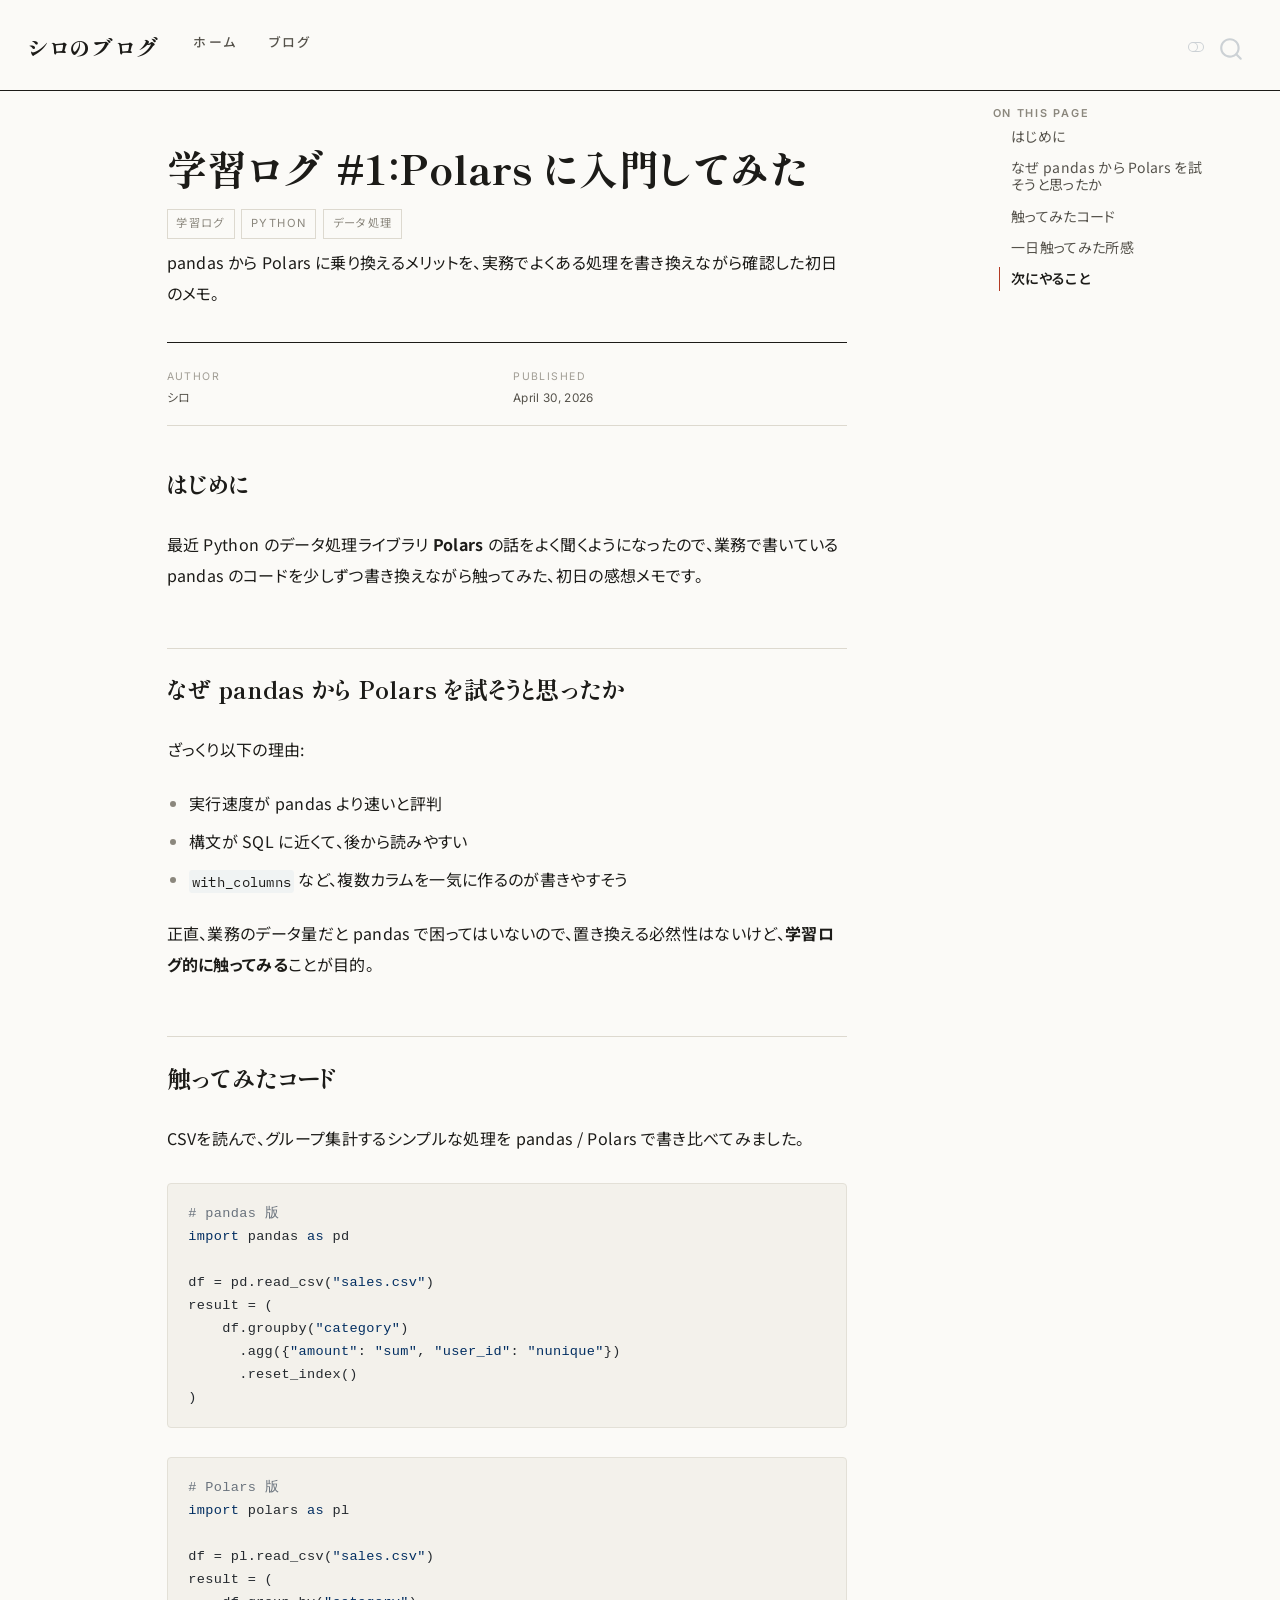
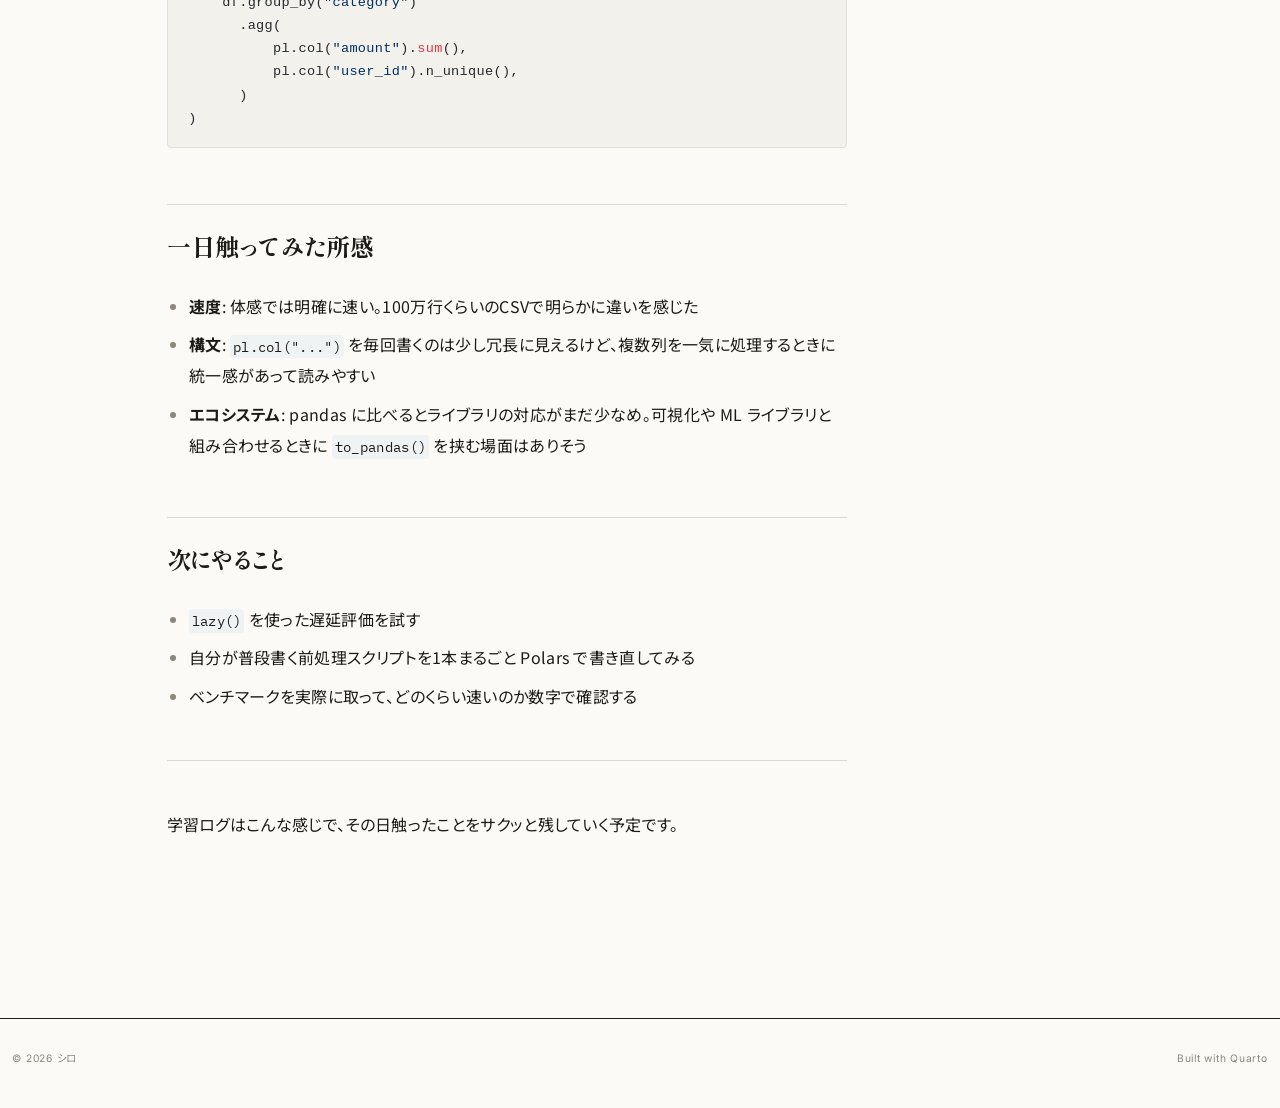
<file: blog/posts/learning-log-01-polars/index.html>
<!DOCTYPE html>
<html xmlns="http://www.w3.org/1999/xhtml" lang="en" xml:lang="en"><head>

<meta charset="utf-8">
<meta name="generator" content="quarto-1.10.18">

<meta name="viewport" content="width=device-width, initial-scale=1.0, user-scalable=yes">

<meta name="author" content="シロ">
<meta name="dcterms.date" content="2026-04-30">
<meta name="description" content="pandas から Polars に乗り換えるメリットを、実務でよくある処理を書き換えながら確認した初日のメモ。">

<title>学習ログ #1：Polars に入門してみた – シロのブログ</title>
<style>
/* Default styles provided by pandoc.
** See https://pandoc.org/MANUAL.html#variables-for-html for config info.
*/
span.smallcaps{font-variant: small-caps;}
div.columns{display: flex; gap: 1.5em;}
div.column{flex: auto;}
@media screen {
div.columns{gap: min(4vw, 1.5em);}
div.column{overflow-x: auto;}
}
div.hanging-indent{margin-left: 1.5em; text-indent: -1.5em;}
ul.task-list{list-style: none;}
ul.task-list li input[type="checkbox"] {
  width: 0.8em;
  margin: 0 0.8em 0.2em -1em; /* quarto-specific, see https://github.com/quarto-dev/quarto-cli/issues/4556 */ 
  vertical-align: middle;
}
/* CSS for syntax highlighting */
html { -webkit-text-size-adjust: 100%; }
pre > code.sourceCode { white-space: pre; position: relative; }
pre > code.sourceCode > span { display: inline-block; line-height: 1.25; }
pre > code.sourceCode > span:empty { height: 1.2em; }
.sourceCode { overflow: visible; }
code.sourceCode > span { color: inherit; text-decoration: inherit; }
div.sourceCode { margin: 1em 0; }
pre.sourceCode { margin: 0; }
@media screen {
div.sourceCode { overflow: auto; }
}
@media print {
pre > code.sourceCode { white-space: pre-wrap; }
pre > code.sourceCode > span { text-indent: -5em; padding-left: 5em; }
}
pre.numberSource code
  { counter-reset: source-line 0; }
pre.numberSource code > span
  { position: relative; left: -4em; counter-increment: source-line; }
pre.numberSource code > span > a:first-child::before
  { content: counter(source-line);
    position: relative; left: -1em; text-align: right; vertical-align: baseline;
    border: none; display: inline-block;
    -webkit-touch-callout: none; -webkit-user-select: none;
    -khtml-user-select: none; -moz-user-select: none;
    -ms-user-select: none; user-select: none;
    padding: 0 4px; width: 4em;
  }
pre.numberSource { margin-left: 3em;  padding-left: 4px; }
div.sourceCode
  {   }
@media screen {
pre > code.sourceCode > span > a:first-child::before { text-decoration: underline; }
}
</style>


<script src="../../../site_libs/quarto-nav/quarto-nav.js"></script>
<script src="../../../site_libs/quarto-nav/headroom.min.js"></script>
<script src="../../../site_libs/clipboard/clipboard.min.js"></script>
<script src="../../../site_libs/quarto-search/autocomplete.umd.js"></script>
<script src="../../../site_libs/quarto-search/fuse.min.js"></script>
<script src="../../../site_libs/quarto-search/quarto-search.js"></script>
<meta name="quarto:offset" content="../../../">
<link href="../../../assets/favicon.ico" rel="icon">
<script src="../../../site_libs/quarto-html/quarto.js" type="module"></script>
<script src="../../../site_libs/quarto-html/tabsets/tabsets.js" type="module"></script>
<script src="../../../site_libs/quarto-html/popper.min.js"></script>
<script src="../../../site_libs/quarto-html/tippy.umd.min.js"></script>
<script src="../../../site_libs/quarto-html/anchor.min.js"></script>
<link href="../../../site_libs/quarto-html/tippy.css" rel="stylesheet">
<link href="../../../site_libs/quarto-html/quarto-syntax-highlighting-bb62276ab45c84d9efd712f51ff97b5a.css" rel="stylesheet" class="quarto-color-scheme" id="quarto-text-highlighting-styles">
<link href="../../../site_libs/quarto-html/quarto-syntax-highlighting-dark-5a1953863e1f72ef3b996ef827f01ca7.css" rel="stylesheet" class="quarto-color-scheme quarto-color-alternate" id="quarto-text-highlighting-styles">
<link href="../../../site_libs/quarto-html/quarto-syntax-highlighting-bb62276ab45c84d9efd712f51ff97b5a.css" rel="stylesheet" class="quarto-color-scheme-extra" id="quarto-text-highlighting-styles">
<script src="../../../site_libs/bootstrap/bootstrap.min.js"></script>
<link href="../../../site_libs/bootstrap/bootstrap-icons.css" rel="stylesheet">
<link href="../../../site_libs/bootstrap/bootstrap-6d4dc358b8d7926ba2a3bf433037a1ac.min.css" rel="stylesheet" append-hash="true" class="quarto-color-scheme" id="quarto-bootstrap" data-mode="light">
<link href="../../../site_libs/bootstrap/bootstrap-dark-2ead43bcd6c5e790468641eb773286b3.min.css" rel="stylesheet" append-hash="true" class="quarto-color-scheme quarto-color-alternate" id="quarto-bootstrap" data-mode="dark">
<link href="../../../site_libs/bootstrap/bootstrap-6d4dc358b8d7926ba2a3bf433037a1ac.min.css" rel="stylesheet" append-hash="true" class="quarto-color-scheme-extra" id="quarto-bootstrap" data-mode="light">
<script id="quarto-search-options" type="application/json">{
  "location": "navbar",
  "copy-button": false,
  "collapse-after": 3,
  "panel-placement": "end",
  "type": "overlay",
  "limit": 50,
  "keyboard-shortcut": [
    "f",
    "/",
    "s"
  ],
  "show-item-context": false,
  "language": {
    "search-no-results-text": "No results",
    "search-matching-documents-text": "matching documents",
    "search-copy-link-title": "Copy link to search",
    "search-hide-matches-text": "Hide additional matches",
    "search-more-match-text": "more match in this document",
    "search-more-matches-text": "more matches in this document",
    "search-clear-button-title": "Clear",
    "search-text-placeholder": "",
    "search-detached-cancel-button-title": "Cancel",
    "search-submit-button-title": "Submit",
    "search-label": "Search"
  }
}</script>


<link rel="stylesheet" href="../../../styles.css">
</head>

<body class="nav-fixed quarto-light"><script id="quarto-html-before-body" type="application/javascript">
    const toggleBodyColorMode = (bsSheetEl) => {
      const mode = bsSheetEl.getAttribute("data-mode");
      const bodyEl = window.document.querySelector("body");
      if (mode === "dark") {
        bodyEl.classList.add("quarto-dark");
        bodyEl.classList.remove("quarto-light");
      } else {
        bodyEl.classList.add("quarto-light");
        bodyEl.classList.remove("quarto-dark");
      }
    }
    const toggleBodyColorPrimary = () => {
      const bsSheetEl = window.document.querySelector("link#quarto-bootstrap:not([rel=disabled-stylesheet])");
      if (bsSheetEl) {
        toggleBodyColorMode(bsSheetEl);
      }
    }
    const setColorSchemeToggle = (alternate) => {
      const toggles = window.document.querySelectorAll('.quarto-color-scheme-toggle');
      for (let i=0; i < toggles.length; i++) {
        const toggle = toggles[i];
        if (toggle) {
          if (alternate) {
            toggle.classList.add("alternate");
          } else {
            toggle.classList.remove("alternate");
          }
        }
      }
    };
    const toggleColorMode = (alternate) => {
      // Switch the stylesheets
      const primaryStylesheets = window.document.querySelectorAll('link.quarto-color-scheme:not(.quarto-color-alternate)');
      const alternateStylesheets = window.document.querySelectorAll('link.quarto-color-scheme.quarto-color-alternate');
      manageTransitions('#quarto-margin-sidebar .nav-link', false);
      if (alternate) {
        // note: dark is layered on light, we don't disable primary!
        enableStylesheet(alternateStylesheets);
        for (const sheetNode of alternateStylesheets) {
          if (sheetNode.id === "quarto-bootstrap") {
            toggleBodyColorMode(sheetNode);
          }
        }
      } else {
        disableStylesheet(alternateStylesheets);
        enableStylesheet(primaryStylesheets)
        toggleBodyColorPrimary();
      }
      manageTransitions('#quarto-margin-sidebar .nav-link', true);
      // Switch the toggles
      setColorSchemeToggle(alternate)
      // Hack to workaround the fact that safari doesn't
      // properly recolor the scrollbar when toggling (#1455)
      if (navigator.userAgent.indexOf('Safari') > 0 && navigator.userAgent.indexOf('Chrome') == -1) {
        manageTransitions("body", false);
        window.scrollTo(0, 1);
        setTimeout(() => {
          window.scrollTo(0, 0);
          manageTransitions("body", true);
        }, 40);
      }
    }
    const disableStylesheet = (stylesheets) => {
      for (let i=0; i < stylesheets.length; i++) {
        const stylesheet = stylesheets[i];
        stylesheet.rel = 'disabled-stylesheet';
      }
    }
    const enableStylesheet = (stylesheets) => {
      for (let i=0; i < stylesheets.length; i++) {
        const stylesheet = stylesheets[i];
        if(stylesheet.rel !== 'stylesheet') { // for Chrome, which will still FOUC without this check
          stylesheet.rel = 'stylesheet';
        }
      }
    }
    const manageTransitions = (selector, allowTransitions) => {
      const els = window.document.querySelectorAll(selector);
      for (let i=0; i < els.length; i++) {
        const el = els[i];
        if (allowTransitions) {
          el.classList.remove('notransition');
        } else {
          el.classList.add('notransition');
        }
      }
    }
    const isFileUrl = () => {
      return window.location.protocol === 'file:';
    }
    const hasAlternateSentinel = () => {
      let styleSentinel = getColorSchemeSentinel();
      if (styleSentinel !== null) {
        return styleSentinel === "alternate";
      } else {
        return false;
      }
    }
    const setStyleSentinel = (alternate) => {
      const value = alternate ? "alternate" : "default";
      if (!isFileUrl()) {
        window.localStorage.setItem("quarto-color-scheme", value);
      } else {
        localAlternateSentinel = value;
      }
    }
    const getColorSchemeSentinel = () => {
      if (!isFileUrl()) {
        const storageValue = window.localStorage.getItem("quarto-color-scheme");
        return storageValue != null ? storageValue : localAlternateSentinel;
      } else {
        return localAlternateSentinel;
      }
    }
    const toggleGiscusIfUsed = (isAlternate, darkModeDefault) => {
      const baseTheme = document.querySelector('#giscus-base-theme')?.value ?? 'light';
      const alternateTheme = document.querySelector('#giscus-alt-theme')?.value ?? 'dark';
      let newTheme = '';
      if(authorPrefersDark) {
        newTheme = isAlternate ? baseTheme : alternateTheme;
      } else {
        newTheme = isAlternate ? alternateTheme : baseTheme;
      }
      const changeGiscusTheme = () => {
        // From: https://github.com/giscus/giscus/issues/336
        const sendMessage = (message) => {
          const iframe = document.querySelector('iframe.giscus-frame');
          if (!iframe) return;
          iframe.contentWindow.postMessage({ giscus: message }, 'https://giscus.app');
        }
        sendMessage({
          setConfig: {
            theme: newTheme
          }
        });
      }
      const isGiscussLoaded = window.document.querySelector('iframe.giscus-frame') !== null;
      if (isGiscussLoaded) {
        changeGiscusTheme();
      }
    };
    const authorPrefersDark = false;
    const darkModeDefault = authorPrefersDark;
      document.querySelector('link#quarto-text-highlighting-styles.quarto-color-scheme-extra').rel = 'disabled-stylesheet';
      document.querySelector('link#quarto-bootstrap.quarto-color-scheme-extra').rel = 'disabled-stylesheet';
    let localAlternateSentinel = darkModeDefault ? 'alternate' : 'default';
    // Dark / light mode switch
    window.quartoToggleColorScheme = () => {
      // Read the current dark / light value
      let toAlternate = !hasAlternateSentinel();
      toggleColorMode(toAlternate);
      setStyleSentinel(toAlternate);
      toggleGiscusIfUsed(toAlternate, darkModeDefault);
      window.dispatchEvent(new Event('resize'));
    };
    // Switch to dark mode if need be
    if (hasAlternateSentinel()) {
      toggleColorMode(true);
    } else {
      toggleColorMode(false);
    }
  </script>

<div id="quarto-search-results"></div>
  <header id="quarto-header" class="headroom fixed-top">
    <nav class="navbar navbar-expand-lg " data-bs-theme="dark">
      <div class="navbar-container container-fluid">
      <div class="navbar-brand-container mx-auto">
    <a class="navbar-brand" href="../../../index.html">
    <span class="navbar-title">シロのブログ</span>
    </a>
  </div>
            <div id="quarto-search" class="" title="Search"></div>
          <button class="navbar-toggler" type="button" data-bs-toggle="collapse" data-bs-target="#navbarCollapse" aria-controls="navbarCollapse" role="menu" aria-expanded="false" aria-label="Toggle navigation" onclick="if (window.quartoToggleHeadroom) { window.quartoToggleHeadroom(); }">
  <span class="navbar-toggler-icon"></span>
</button>
          <div class="collapse navbar-collapse" id="navbarCollapse">
            <ul class="navbar-nav navbar-nav-scroll me-auto">
  <li class="nav-item">
    <a class="nav-link" href="../../../index.html"> 
<span class="menu-text">ホーム</span></a>
  </li>  
  <li class="nav-item">
    <a class="nav-link" href="../../../blog/index.html"> 
<span class="menu-text">ブログ</span></a>
  </li>  
</ul>
          </div> <!-- /navcollapse -->
            <div class="quarto-navbar-tools">
  <a href="" class="quarto-color-scheme-toggle quarto-navigation-tool  px-1" onclick="window.quartoToggleColorScheme(); return false;" title="Toggle dark mode"><i class="bi"></i></a>
</div>
      </div> <!-- /container-fluid -->
    </nav>
</header>
<!-- content -->
<div id="quarto-content" class="quarto-container page-columns page-rows-contents page-layout-article page-navbar">
<!-- sidebar -->
<!-- margin-sidebar -->
    <div id="quarto-margin-sidebar" class="sidebar margin-sidebar">
        <nav id="TOC" role="doc-toc" class="toc-active">
    <h2 id="toc-title">On this page</h2>
   
  <ul>
  <li><a href="#はじめに" id="toc-はじめに" class="nav-link active" data-scroll-target="#はじめに">はじめに</a></li>
  <li><a href="#なぜ-pandas-から-polars-を試そうと思ったか" id="toc-なぜ-pandas-から-polars-を試そうと思ったか" class="nav-link" data-scroll-target="#なぜ-pandas-から-polars-を試そうと思ったか">なぜ pandas から Polars を試そうと思ったか</a></li>
  <li><a href="#触ってみたコード" id="toc-触ってみたコード" class="nav-link" data-scroll-target="#触ってみたコード">触ってみたコード</a></li>
  <li><a href="#一日触ってみた所感" id="toc-一日触ってみた所感" class="nav-link" data-scroll-target="#一日触ってみた所感">一日触ってみた所感</a></li>
  <li><a href="#次にやること" id="toc-次にやること" class="nav-link" data-scroll-target="#次にやること">次にやること</a></li>
  </ul>
</nav>
    </div>
<!-- main -->
<main class="content" id="quarto-document-content">


<header id="title-block-header" class="quarto-title-block default">
<div class="quarto-title">
<h1 class="title">学習ログ #1：Polars に入門してみた</h1>
  <div class="quarto-categories">
    <div class="quarto-category">学習ログ</div>
    <div class="quarto-category">Python</div>
    <div class="quarto-category">データ処理</div>
  </div>
  </div>

<div>
  <div class="description">
    pandas から Polars に乗り換えるメリットを、実務でよくある処理を書き換えながら確認した初日のメモ。
  </div>
</div>


<div class="quarto-title-meta">

    <div>
    <div class="quarto-title-meta-heading">Author</div>
    <div class="quarto-title-meta-contents">
             <p>シロ </p>
          </div>
  </div>
    
    <div>
    <div class="quarto-title-meta-heading">Published</div>
    <div class="quarto-title-meta-contents">
      <p class="date">April 30, 2026</p>
    </div>
  </div>
  
    
  </div>
  


</header>


<section id="はじめに" class="level2">
<h2 class="anchored" data-anchor-id="はじめに">はじめに</h2>
<p>最近 Python のデータ処理ライブラリ <strong>Polars</strong> の話をよく聞くようになったので、業務で書いている pandas のコードを少しずつ書き換えながら触ってみた、初日の感想メモです。</p>
</section>
<section id="なぜ-pandas-から-polars-を試そうと思ったか" class="level2">
<h2 class="anchored" data-anchor-id="なぜ-pandas-から-polars-を試そうと思ったか">なぜ pandas から Polars を試そうと思ったか</h2>
<p>ざっくり以下の理由:</p>
<ul>
<li>実行速度が pandas より速いと評判</li>
<li>構文が SQL に近くて、後から読みやすい</li>
<li><code>with_columns</code> など、複数カラムを一気に作るのが書きやすそう</li>
</ul>
<p>正直、業務のデータ量だと pandas で困ってはいないので、置き換える必然性はないけど、<strong>学習ログ的に触ってみる</strong>ことが目的。</p>
</section>
<section id="触ってみたコード" class="level2">
<h2 class="anchored" data-anchor-id="触ってみたコード">触ってみたコード</h2>
<p>CSVを読んで、グループ集計するシンプルな処理を pandas / Polars で書き比べてみました。</p>
<div class="code-copy-outer-scaffold"><div class="sourceCode" id="cb1"><pre class="sourceCode python code-with-copy"><code class="sourceCode python"><span id="cb1-1"><a href="#cb1-1" aria-hidden="true" tabindex="-1"></a><span class="co"># pandas 版</span></span>
<span id="cb1-2"><a href="#cb1-2" aria-hidden="true" tabindex="-1"></a><span class="im">import</span> pandas <span class="im">as</span> pd</span>
<span id="cb1-3"><a href="#cb1-3" aria-hidden="true" tabindex="-1"></a></span>
<span id="cb1-4"><a href="#cb1-4" aria-hidden="true" tabindex="-1"></a>df <span class="op">=</span> pd.read_csv(<span class="st">"sales.csv"</span>)</span>
<span id="cb1-5"><a href="#cb1-5" aria-hidden="true" tabindex="-1"></a>result <span class="op">=</span> (</span>
<span id="cb1-6"><a href="#cb1-6" aria-hidden="true" tabindex="-1"></a>    df.groupby(<span class="st">"category"</span>)</span>
<span id="cb1-7"><a href="#cb1-7" aria-hidden="true" tabindex="-1"></a>      .agg({<span class="st">"amount"</span>: <span class="st">"sum"</span>, <span class="st">"user_id"</span>: <span class="st">"nunique"</span>})</span>
<span id="cb1-8"><a href="#cb1-8" aria-hidden="true" tabindex="-1"></a>      .reset_index()</span>
<span id="cb1-9"><a href="#cb1-9" aria-hidden="true" tabindex="-1"></a>)</span></code></pre></div><button title="Copy to Clipboard" class="code-copy-button"><i class="bi"></i></button></div>
<div class="code-copy-outer-scaffold"><div class="sourceCode" id="cb2"><pre class="sourceCode python code-with-copy"><code class="sourceCode python"><span id="cb2-1"><a href="#cb2-1" aria-hidden="true" tabindex="-1"></a><span class="co"># Polars 版</span></span>
<span id="cb2-2"><a href="#cb2-2" aria-hidden="true" tabindex="-1"></a><span class="im">import</span> polars <span class="im">as</span> pl</span>
<span id="cb2-3"><a href="#cb2-3" aria-hidden="true" tabindex="-1"></a></span>
<span id="cb2-4"><a href="#cb2-4" aria-hidden="true" tabindex="-1"></a>df <span class="op">=</span> pl.read_csv(<span class="st">"sales.csv"</span>)</span>
<span id="cb2-5"><a href="#cb2-5" aria-hidden="true" tabindex="-1"></a>result <span class="op">=</span> (</span>
<span id="cb2-6"><a href="#cb2-6" aria-hidden="true" tabindex="-1"></a>    df.group_by(<span class="st">"category"</span>)</span>
<span id="cb2-7"><a href="#cb2-7" aria-hidden="true" tabindex="-1"></a>      .agg(</span>
<span id="cb2-8"><a href="#cb2-8" aria-hidden="true" tabindex="-1"></a>          pl.col(<span class="st">"amount"</span>).<span class="bu">sum</span>(),</span>
<span id="cb2-9"><a href="#cb2-9" aria-hidden="true" tabindex="-1"></a>          pl.col(<span class="st">"user_id"</span>).n_unique(),</span>
<span id="cb2-10"><a href="#cb2-10" aria-hidden="true" tabindex="-1"></a>      )</span>
<span id="cb2-11"><a href="#cb2-11" aria-hidden="true" tabindex="-1"></a>)</span></code></pre></div><button title="Copy to Clipboard" class="code-copy-button"><i class="bi"></i></button></div>
</section>
<section id="一日触ってみた所感" class="level2">
<h2 class="anchored" data-anchor-id="一日触ってみた所感">一日触ってみた所感</h2>
<ul>
<li><strong>速度</strong>: 体感では明確に速い。100万行くらいのCSVで明らかに違いを感じた</li>
<li><strong>構文</strong>: <code>pl.col("...")</code> を毎回書くのは少し冗長に見えるけど、複数列を一気に処理するときに統一感があって読みやすい</li>
<li><strong>エコシステム</strong>: pandas に比べるとライブラリの対応がまだ少なめ。可視化や ML ライブラリと組み合わせるときに <code>to_pandas()</code> を挟む場面はありそう</li>
</ul>
</section>
<section id="次にやること" class="level2">
<h2 class="anchored" data-anchor-id="次にやること">次にやること</h2>
<ul>
<li><code>lazy()</code> を使った遅延評価を試す</li>
<li>自分が普段書く前処理スクリプトを1本まるごと Polars で書き直してみる</li>
<li>ベンチマークを実際に取って、どのくらい速いのか数字で確認する</li>
</ul>
<hr>
<p>学習ログはこんな感じで、その日触ったことをサクッと残していく予定です。</p>


</section>

</main> <!-- /main -->
<script id="quarto-html-after-body" type="application/javascript">
  window.document.addEventListener("DOMContentLoaded", function (event) {
    // Ensure there is a toggle, if there isn't float one in the top right
    if (window.document.querySelector('.quarto-color-scheme-toggle') === null) {
      const a = window.document.createElement('a');
      a.classList.add('top-right');
      a.classList.add('quarto-color-scheme-toggle');
      a.href = "";
      a.onclick = function() { try { window.quartoToggleColorScheme(); } catch {} return false; };
      const i = window.document.createElement("i");
      i.classList.add('bi');
      a.appendChild(i);
      window.document.body.appendChild(a);
    }
    setColorSchemeToggle(hasAlternateSentinel())
    const icon = "";
    const anchorJS = new window.AnchorJS();
    anchorJS.options = {
      placement: 'right',
      icon: icon
    };
    anchorJS.add('.anchored');
    const isCodeAnnotation = (el) => {
      for (const clz of el.classList) {
        if (clz.startsWith('code-annotation-')) {                     
          return true;
        }
      }
      return false;
    }
    const onCopySuccess = function(e) {
      // button target
      const button = e.trigger;
      // don't keep focus
      button.blur();
      // flash "checked"
      button.classList.add('code-copy-button-checked');
      var currentTitle = button.getAttribute("title");
      button.setAttribute("title", "Copied!");
      let tooltip;
      if (window.bootstrap) {
        button.setAttribute("data-bs-toggle", "tooltip");
        button.setAttribute("data-bs-placement", "left");
        button.setAttribute("data-bs-title", "Copied!");
        tooltip = new bootstrap.Tooltip(button, 
          { trigger: "manual", 
            customClass: "code-copy-button-tooltip",
            offset: [0, -8]});
        tooltip.show();    
      }
      setTimeout(function() {
        if (tooltip) {
          tooltip.hide();
          button.removeAttribute("data-bs-title");
          button.removeAttribute("data-bs-toggle");
          button.removeAttribute("data-bs-placement");
        }
        button.setAttribute("title", currentTitle);
        button.classList.remove('code-copy-button-checked');
      }, 1000);
      // clear code selection
      e.clearSelection();
    }
    const getTextToCopy = function(trigger) {
      const outerScaffold = trigger.parentElement.cloneNode(true);
      const codeEl = outerScaffold.querySelector('code');
      for (const childEl of codeEl.children) {
        if (isCodeAnnotation(childEl)) {
          childEl.remove();
        }
      }
      return codeEl.innerText;
    }
    const clipboard = new window.ClipboardJS('.code-copy-button:not([data-in-quarto-modal])', {
      text: getTextToCopy
    });
    clipboard.on('success', onCopySuccess);
    if (window.document.getElementById('quarto-embedded-source-code-modal')) {
      const clipboardModal = new window.ClipboardJS('.code-copy-button[data-in-quarto-modal]', {
        text: getTextToCopy,
        container: window.document.getElementById('quarto-embedded-source-code-modal')
      });
      clipboardModal.on('success', onCopySuccess);
    }
      var localhostRegex = new RegExp(/^(?:http|https):\/\/localhost\:?[0-9]*\//);
      var mailtoRegex = new RegExp(/^mailto:/);
        var filterRegex = new RegExp("https:\/\/hasegawa-econ\.github\.io\/");
      var isInternal = (href) => {
          return filterRegex.test(href) || localhostRegex.test(href) || mailtoRegex.test(href);
      }
      // Inspect non-navigation links and adorn them if external
     var links = window.document.querySelectorAll('a[href]:not(.nav-link):not(.navbar-brand):not(.toc-action):not(.sidebar-link):not(.sidebar-item-toggle):not(.pagination-link):not(.no-external):not([aria-hidden]):not(.dropdown-item):not(.quarto-navigation-tool):not(.about-link)');
      for (var i=0; i<links.length; i++) {
        const link = links[i];
        if (!isInternal(link.href)) {
          // undo the damage that might have been done by quarto-nav.js in the case of
          // links that we want to consider external
          if (link.dataset.originalHref !== undefined) {
            link.href = link.dataset.originalHref;
          }
        }
      }
    function tippyHover(el, contentFn, onTriggerFn, onUntriggerFn) {
      const config = {
        allowHTML: true,
        maxWidth: 500,
        delay: 100,
        arrow: false,
        appendTo: function(el) {
            return el.parentElement;
        },
        interactive: true,
        interactiveBorder: 10,
        theme: 'quarto',
        placement: 'bottom-start',
      };
      if (contentFn) {
        config.content = contentFn;
      }
      if (onTriggerFn) {
        config.onTrigger = onTriggerFn;
      }
      if (onUntriggerFn) {
        config.onUntrigger = onUntriggerFn;
      }
      window.tippy(el, config); 
    }
    const noterefs = window.document.querySelectorAll('a[role="doc-noteref"]');
    for (var i=0; i<noterefs.length; i++) {
      const ref = noterefs[i];
      tippyHover(ref, function() {
        // use id or data attribute instead here
        let href = ref.getAttribute('data-footnote-href') || ref.getAttribute('href');
        try { href = new URL(href).hash; } catch {}
        const id = href.replace(/^#\/?/, "");
        const note = window.document.getElementById(id);
        if (note) {
          return note.innerHTML;
        } else {
          return "";
        }
      });
    }
    const xrefs = window.document.querySelectorAll('a.quarto-xref');
    const processXRef = (id, note) => {
      // Strip column container classes
      const stripColumnClz = (el) => {
        el.classList.remove("page-full", "page-columns");
        if (el.children) {
          for (const child of el.children) {
            stripColumnClz(child);
          }
        }
      }
      stripColumnClz(note)
      if (id === null || id.startsWith('sec-')) {
        // Special case sections, only their first couple elements
        const container = document.createElement("div");
        if (note.children && note.children.length > 2) {
          container.appendChild(note.children[0].cloneNode(true));
          for (let i = 1; i < note.children.length; i++) {
            const child = note.children[i];
            if (child.tagName === "P" && child.innerText === "") {
              continue;
            } else {
              container.appendChild(child.cloneNode(true));
              break;
            }
          }
          if (window.Quarto?.typesetMath) {
            window.Quarto.typesetMath(container);
          }
          return container.innerHTML
        } else {
          if (window.Quarto?.typesetMath) {
            window.Quarto.typesetMath(note);
          }
          return note.innerHTML;
        }
      } else {
        // Remove any anchor links if they are present
        const anchorLink = note.querySelector('a.anchorjs-link');
        if (anchorLink) {
          anchorLink.remove();
        }
        if (window.Quarto?.typesetMath) {
          window.Quarto.typesetMath(note);
        }
        if (note.classList.contains("callout")) {
          return note.outerHTML;
        } else {
          return note.innerHTML;
        }
      }
    }
    for (var i=0; i<xrefs.length; i++) {
      const xref = xrefs[i];
      tippyHover(xref, undefined, function(instance) {
        instance.disable();
        let url = xref.getAttribute('href');
        let hash = undefined; 
        if (url.startsWith('#')) {
          hash = url;
        } else {
          try { hash = new URL(url).hash; } catch {}
        }
        if (hash) {
          const id = hash.replace(/^#\/?/, "");
          const note = window.document.getElementById(id);
          if (note !== null) {
            try {
              const html = processXRef(id, note.cloneNode(true));
              instance.setContent(html);
            } finally {
              instance.enable();
              instance.show();
            }
          } else {
            // See if we can fetch this
            fetch(url.split('#')[0])
            .then(res => res.text())
            .then(html => {
              const parser = new DOMParser();
              const htmlDoc = parser.parseFromString(html, "text/html");
              const note = htmlDoc.getElementById(id);
              if (note !== null) {
                const html = processXRef(id, note);
                instance.setContent(html);
              } 
            }).finally(() => {
              instance.enable();
              instance.show();
            });
          }
        } else {
          // See if we can fetch a full url (with no hash to target)
          // This is a special case and we should probably do some content thinning / targeting
          fetch(url)
          .then(res => res.text())
          .then(html => {
            const parser = new DOMParser();
            const htmlDoc = parser.parseFromString(html, "text/html");
            const note = htmlDoc.querySelector('main.content');
            if (note !== null) {
              // This should only happen for chapter cross references
              // (since there is no id in the URL)
              // remove the first header
              if (note.children.length > 0 && note.children[0].tagName === "HEADER") {
                note.children[0].remove();
              }
              const html = processXRef(null, note);
              instance.setContent(html);
            } 
          }).finally(() => {
            instance.enable();
            instance.show();
          });
        }
      }, function(instance) {
      });
    }
        let selectedAnnoteEl;
        const selectorForAnnotation = ( cell, annotation) => {
          let cellAttr = 'data-code-cell="' + cell + '"';
          let lineAttr = 'data-code-annotation="' +  annotation + '"';
          const selector = 'span[' + cellAttr + '][' + lineAttr + ']';
          return selector;
        }
        const selectCodeLines = (annoteEl) => {
          const doc = window.document;
          const targetCell = annoteEl.getAttribute("data-target-cell");
          const targetAnnotation = annoteEl.getAttribute("data-target-annotation");
          const annoteSpan = window.document.querySelector(selectorForAnnotation(targetCell, targetAnnotation));
          const lines = annoteSpan.getAttribute("data-code-lines").split(",");
          const lineIds = lines.map((line) => {
            return targetCell + "-" + line;
          })
          let top = null;
          let height = null;
          let parent = null;
          if (lineIds.length > 0) {
              //compute the position of the single el (top and bottom and make a div)
              const el = window.document.getElementById(lineIds[0]);
              top = el.offsetTop;
              height = el.offsetHeight;
              parent = el.parentElement.parentElement;
            if (lineIds.length > 1) {
              const lastEl = window.document.getElementById(lineIds[lineIds.length - 1]);
              const bottom = lastEl.offsetTop + lastEl.offsetHeight;
              height = bottom - top;
            }
            if (top !== null && height !== null && parent !== null) {
              // cook up a div (if necessary) and position it 
              let div = window.document.getElementById("code-annotation-line-highlight");
              if (div === null) {
                div = window.document.createElement("div");
                div.setAttribute("id", "code-annotation-line-highlight");
                div.style.position = 'absolute';
                parent.appendChild(div);
              }
              div.style.top = top - 2 + "px";
              div.style.height = height + 4 + "px";
              div.style.left = 0;
              let gutterDiv = window.document.getElementById("code-annotation-line-highlight-gutter");
              if (gutterDiv === null) {
                gutterDiv = window.document.createElement("div");
                gutterDiv.setAttribute("id", "code-annotation-line-highlight-gutter");
                gutterDiv.style.position = 'absolute';
                const codeCell = window.document.getElementById(targetCell);
                const gutter = codeCell.querySelector('.code-annotation-gutter');
                gutter.appendChild(gutterDiv);
              }
              gutterDiv.style.top = top - 2 + "px";
              gutterDiv.style.height = height + 4 + "px";
            }
            selectedAnnoteEl = annoteEl;
          }
        };
        const unselectCodeLines = () => {
          const elementsIds = ["code-annotation-line-highlight", "code-annotation-line-highlight-gutter"];
          elementsIds.forEach((elId) => {
            const div = window.document.getElementById(elId);
            if (div) {
              div.remove();
            }
          });
          selectedAnnoteEl = undefined;
        };
          // Handle positioning of the toggle
      window.addEventListener(
        "resize",
        throttle(() => {
          elRect = undefined;
          if (selectedAnnoteEl) {
            selectCodeLines(selectedAnnoteEl);
          }
        }, 10)
      );
      function throttle(fn, ms) {
      let throttle = false;
      let timer;
        return (...args) => {
          if(!throttle) { // first call gets through
              fn.apply(this, args);
              throttle = true;
          } else { // all the others get throttled
              if(timer) clearTimeout(timer); // cancel #2
              timer = setTimeout(() => {
                fn.apply(this, args);
                timer = throttle = false;
              }, ms);
          }
        };
      }
        // Attach click handler to the DT
        const annoteDls = window.document.querySelectorAll('dt[data-target-cell]');
        for (const annoteDlNode of annoteDls) {
          annoteDlNode.addEventListener('click', (event) => {
            const clickedEl = event.target;
            if (clickedEl !== selectedAnnoteEl) {
              unselectCodeLines();
              const activeEl = window.document.querySelector('dt[data-target-cell].code-annotation-active');
              if (activeEl) {
                activeEl.classList.remove('code-annotation-active');
              }
              selectCodeLines(clickedEl);
              clickedEl.classList.add('code-annotation-active');
            } else {
              // Unselect the line
              unselectCodeLines();
              clickedEl.classList.remove('code-annotation-active');
            }
          });
        }
    const findCites = (el) => {
      const parentEl = el.parentElement;
      if (parentEl) {
        const cites = parentEl.dataset.cites;
        if (cites) {
          return {
            el,
            cites: cites.split(' ')
          };
        } else {
          return findCites(el.parentElement)
        }
      } else {
        return undefined;
      }
    };
    var bibliorefs = window.document.querySelectorAll('a[role="doc-biblioref"]');
    for (var i=0; i<bibliorefs.length; i++) {
      const ref = bibliorefs[i];
      const citeInfo = findCites(ref);
      if (citeInfo) {
        tippyHover(citeInfo.el, function() {
          var popup = window.document.createElement('div');
          citeInfo.cites.forEach(function(cite) {
            var citeDiv = window.document.createElement('div');
            citeDiv.classList.add('hanging-indent');
            citeDiv.classList.add('csl-entry');
            var biblioDiv = window.document.getElementById('ref-' + cite);
            if (biblioDiv) {
              citeDiv.innerHTML = biblioDiv.innerHTML;
            }
            popup.appendChild(citeDiv);
          });
          return popup.innerHTML;
        });
      }
    }
  });
  </script>
</div> <!-- /content -->
<footer class="footer">
  <div class="nav-footer">
    <div class="nav-footer-left">
<p>© 2026 シロ</p>
</div>   
    <div class="nav-footer-center">
      &nbsp;
    </div>
    <div class="nav-footer-right">
<p>Built with <a href="https://quarto.org">Quarto</a></p>
</div>
  </div>
</footer>




</body></html>
</file>
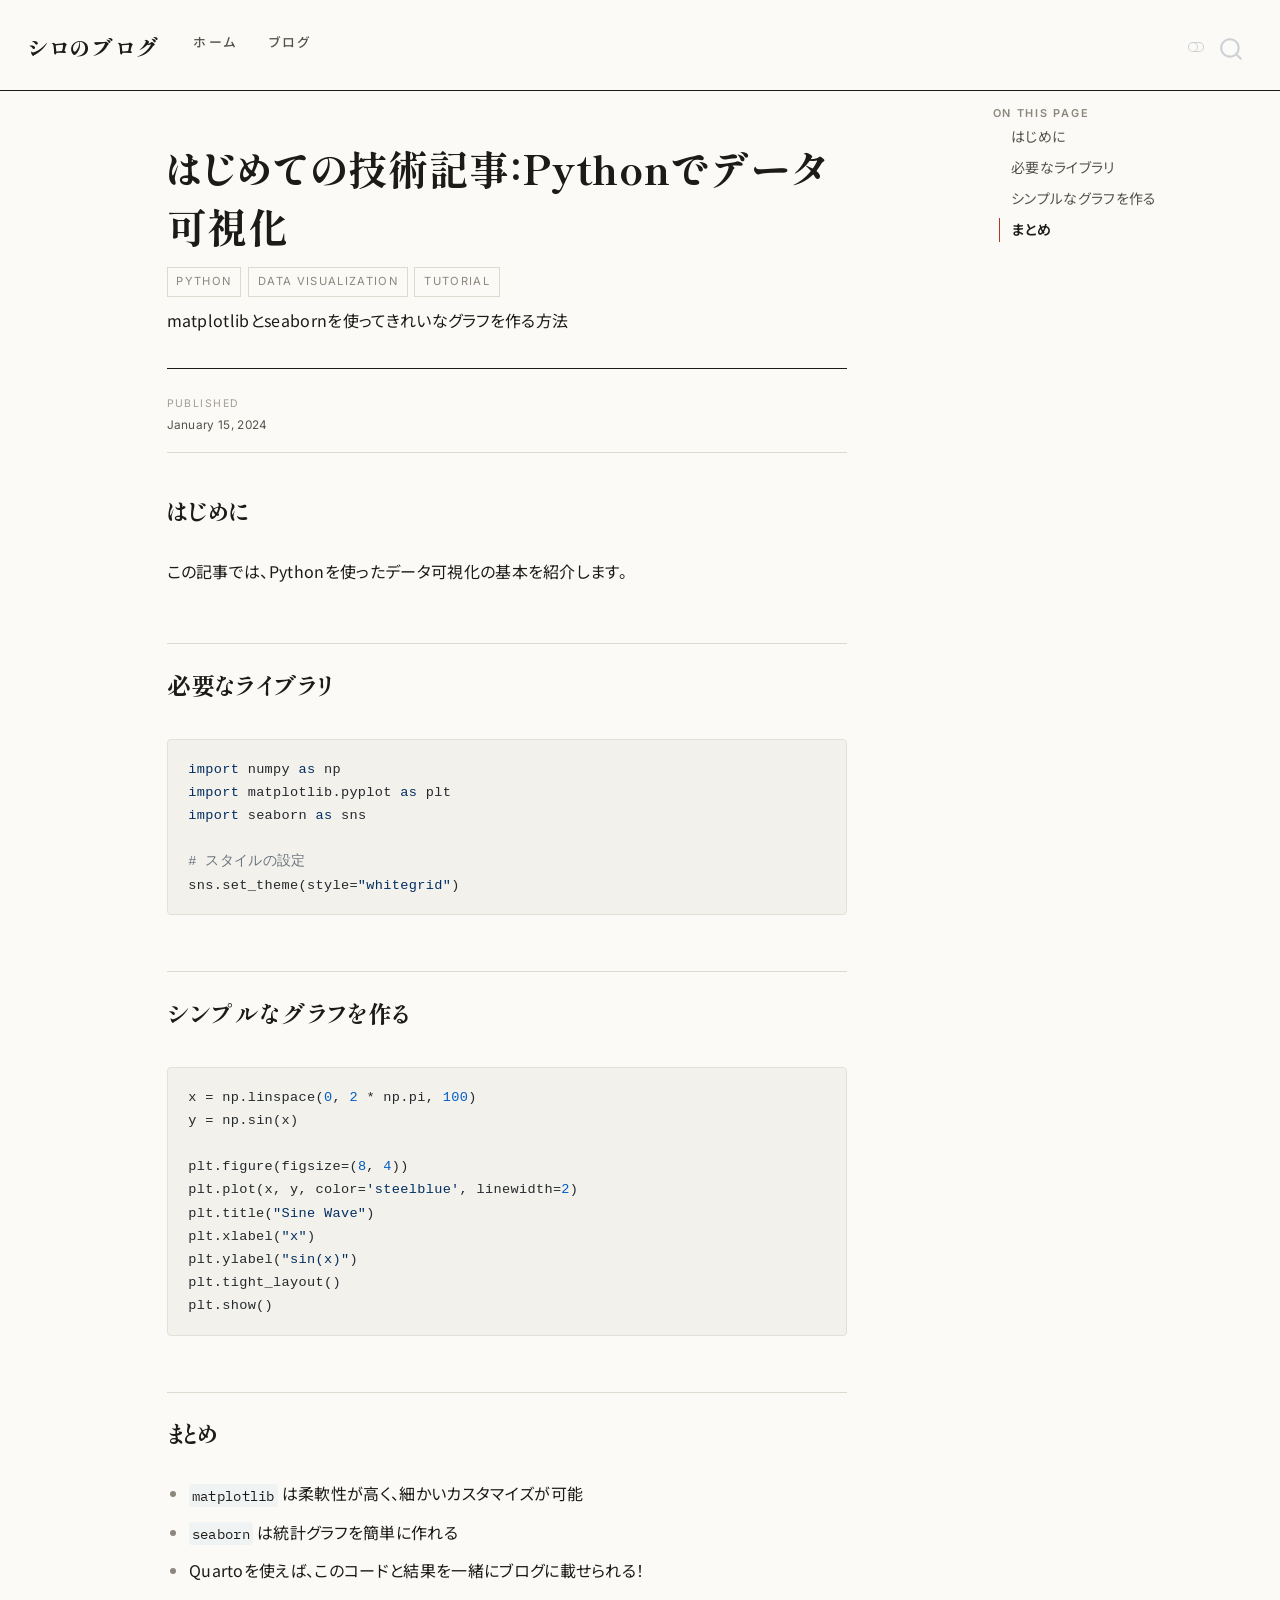
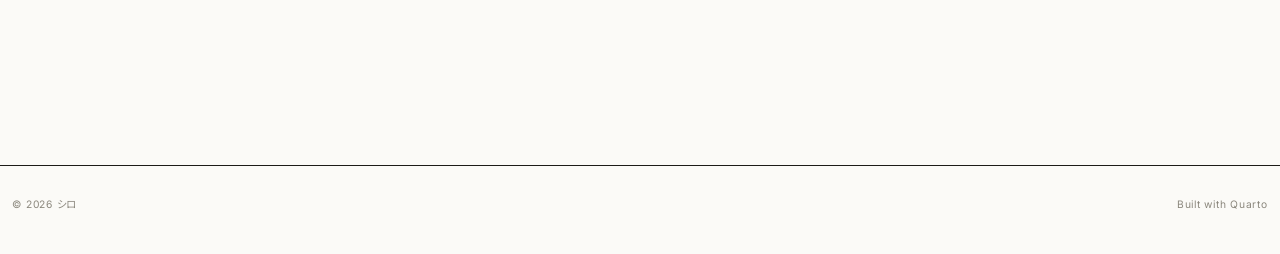
<file: blog/posts/sample-post/index.html>
<!DOCTYPE html>
<html xmlns="http://www.w3.org/1999/xhtml" lang="en" xml:lang="en"><head>

<meta charset="utf-8">
<meta name="generator" content="quarto-1.10.18">

<meta name="viewport" content="width=device-width, initial-scale=1.0, user-scalable=yes">

<meta name="dcterms.date" content="2024-01-15">
<meta name="description" content="matplotlibとseabornを使ってきれいなグラフを作る方法">

<title>はじめての技術記事：Pythonでデータ可視化 – シロのブログ</title>
<style>
/* Default styles provided by pandoc.
** See https://pandoc.org/MANUAL.html#variables-for-html for config info.
*/
span.smallcaps{font-variant: small-caps;}
div.columns{display: flex; gap: 1.5em;}
div.column{flex: auto;}
@media screen {
div.columns{gap: min(4vw, 1.5em);}
div.column{overflow-x: auto;}
}
div.hanging-indent{margin-left: 1.5em; text-indent: -1.5em;}
ul.task-list{list-style: none;}
ul.task-list li input[type="checkbox"] {
  width: 0.8em;
  margin: 0 0.8em 0.2em -1em; /* quarto-specific, see https://github.com/quarto-dev/quarto-cli/issues/4556 */ 
  vertical-align: middle;
}
/* CSS for syntax highlighting */
html { -webkit-text-size-adjust: 100%; }
pre > code.sourceCode { white-space: pre; position: relative; }
pre > code.sourceCode > span { display: inline-block; line-height: 1.25; }
pre > code.sourceCode > span:empty { height: 1.2em; }
.sourceCode { overflow: visible; }
code.sourceCode > span { color: inherit; text-decoration: inherit; }
div.sourceCode { margin: 1em 0; }
pre.sourceCode { margin: 0; }
@media screen {
div.sourceCode { overflow: auto; }
}
@media print {
pre > code.sourceCode { white-space: pre-wrap; }
pre > code.sourceCode > span { text-indent: -5em; padding-left: 5em; }
}
pre.numberSource code
  { counter-reset: source-line 0; }
pre.numberSource code > span
  { position: relative; left: -4em; counter-increment: source-line; }
pre.numberSource code > span > a:first-child::before
  { content: counter(source-line);
    position: relative; left: -1em; text-align: right; vertical-align: baseline;
    border: none; display: inline-block;
    -webkit-touch-callout: none; -webkit-user-select: none;
    -khtml-user-select: none; -moz-user-select: none;
    -ms-user-select: none; user-select: none;
    padding: 0 4px; width: 4em;
  }
pre.numberSource { margin-left: 3em;  padding-left: 4px; }
div.sourceCode
  {   }
@media screen {
pre > code.sourceCode > span > a:first-child::before { text-decoration: underline; }
}
</style>


<script src="../../../site_libs/quarto-nav/quarto-nav.js"></script>
<script src="../../../site_libs/quarto-nav/headroom.min.js"></script>
<script src="../../../site_libs/clipboard/clipboard.min.js"></script>
<script src="../../../site_libs/quarto-search/autocomplete.umd.js"></script>
<script src="../../../site_libs/quarto-search/fuse.min.js"></script>
<script src="../../../site_libs/quarto-search/quarto-search.js"></script>
<meta name="quarto:offset" content="../../../">
<link href="../../../assets/favicon.ico" rel="icon">
<script src="../../../site_libs/quarto-html/quarto.js" type="module"></script>
<script src="../../../site_libs/quarto-html/tabsets/tabsets.js" type="module"></script>
<script src="../../../site_libs/quarto-html/popper.min.js"></script>
<script src="../../../site_libs/quarto-html/tippy.umd.min.js"></script>
<script src="../../../site_libs/quarto-html/anchor.min.js"></script>
<link href="../../../site_libs/quarto-html/tippy.css" rel="stylesheet">
<link href="../../../site_libs/quarto-html/quarto-syntax-highlighting-bb62276ab45c84d9efd712f51ff97b5a.css" rel="stylesheet" class="quarto-color-scheme" id="quarto-text-highlighting-styles">
<link href="../../../site_libs/quarto-html/quarto-syntax-highlighting-dark-5a1953863e1f72ef3b996ef827f01ca7.css" rel="stylesheet" class="quarto-color-scheme quarto-color-alternate" id="quarto-text-highlighting-styles">
<link href="../../../site_libs/quarto-html/quarto-syntax-highlighting-bb62276ab45c84d9efd712f51ff97b5a.css" rel="stylesheet" class="quarto-color-scheme-extra" id="quarto-text-highlighting-styles">
<script src="../../../site_libs/bootstrap/bootstrap.min.js"></script>
<link href="../../../site_libs/bootstrap/bootstrap-icons.css" rel="stylesheet">
<link href="../../../site_libs/bootstrap/bootstrap-6d4dc358b8d7926ba2a3bf433037a1ac.min.css" rel="stylesheet" append-hash="true" class="quarto-color-scheme" id="quarto-bootstrap" data-mode="light">
<link href="../../../site_libs/bootstrap/bootstrap-dark-2ead43bcd6c5e790468641eb773286b3.min.css" rel="stylesheet" append-hash="true" class="quarto-color-scheme quarto-color-alternate" id="quarto-bootstrap" data-mode="dark">
<link href="../../../site_libs/bootstrap/bootstrap-6d4dc358b8d7926ba2a3bf433037a1ac.min.css" rel="stylesheet" append-hash="true" class="quarto-color-scheme-extra" id="quarto-bootstrap" data-mode="light">
<script id="quarto-search-options" type="application/json">{
  "location": "navbar",
  "copy-button": false,
  "collapse-after": 3,
  "panel-placement": "end",
  "type": "overlay",
  "limit": 50,
  "keyboard-shortcut": [
    "f",
    "/",
    "s"
  ],
  "show-item-context": false,
  "language": {
    "search-no-results-text": "No results",
    "search-matching-documents-text": "matching documents",
    "search-copy-link-title": "Copy link to search",
    "search-hide-matches-text": "Hide additional matches",
    "search-more-match-text": "more match in this document",
    "search-more-matches-text": "more matches in this document",
    "search-clear-button-title": "Clear",
    "search-text-placeholder": "",
    "search-detached-cancel-button-title": "Cancel",
    "search-submit-button-title": "Submit",
    "search-label": "Search"
  }
}</script>


<link rel="stylesheet" href="../../../styles.css">
</head>

<body class="nav-fixed quarto-light"><script id="quarto-html-before-body" type="application/javascript">
    const toggleBodyColorMode = (bsSheetEl) => {
      const mode = bsSheetEl.getAttribute("data-mode");
      const bodyEl = window.document.querySelector("body");
      if (mode === "dark") {
        bodyEl.classList.add("quarto-dark");
        bodyEl.classList.remove("quarto-light");
      } else {
        bodyEl.classList.add("quarto-light");
        bodyEl.classList.remove("quarto-dark");
      }
    }
    const toggleBodyColorPrimary = () => {
      const bsSheetEl = window.document.querySelector("link#quarto-bootstrap:not([rel=disabled-stylesheet])");
      if (bsSheetEl) {
        toggleBodyColorMode(bsSheetEl);
      }
    }
    const setColorSchemeToggle = (alternate) => {
      const toggles = window.document.querySelectorAll('.quarto-color-scheme-toggle');
      for (let i=0; i < toggles.length; i++) {
        const toggle = toggles[i];
        if (toggle) {
          if (alternate) {
            toggle.classList.add("alternate");
          } else {
            toggle.classList.remove("alternate");
          }
        }
      }
    };
    const toggleColorMode = (alternate) => {
      // Switch the stylesheets
      const primaryStylesheets = window.document.querySelectorAll('link.quarto-color-scheme:not(.quarto-color-alternate)');
      const alternateStylesheets = window.document.querySelectorAll('link.quarto-color-scheme.quarto-color-alternate');
      manageTransitions('#quarto-margin-sidebar .nav-link', false);
      if (alternate) {
        // note: dark is layered on light, we don't disable primary!
        enableStylesheet(alternateStylesheets);
        for (const sheetNode of alternateStylesheets) {
          if (sheetNode.id === "quarto-bootstrap") {
            toggleBodyColorMode(sheetNode);
          }
        }
      } else {
        disableStylesheet(alternateStylesheets);
        enableStylesheet(primaryStylesheets)
        toggleBodyColorPrimary();
      }
      manageTransitions('#quarto-margin-sidebar .nav-link', true);
      // Switch the toggles
      setColorSchemeToggle(alternate)
      // Hack to workaround the fact that safari doesn't
      // properly recolor the scrollbar when toggling (#1455)
      if (navigator.userAgent.indexOf('Safari') > 0 && navigator.userAgent.indexOf('Chrome') == -1) {
        manageTransitions("body", false);
        window.scrollTo(0, 1);
        setTimeout(() => {
          window.scrollTo(0, 0);
          manageTransitions("body", true);
        }, 40);
      }
    }
    const disableStylesheet = (stylesheets) => {
      for (let i=0; i < stylesheets.length; i++) {
        const stylesheet = stylesheets[i];
        stylesheet.rel = 'disabled-stylesheet';
      }
    }
    const enableStylesheet = (stylesheets) => {
      for (let i=0; i < stylesheets.length; i++) {
        const stylesheet = stylesheets[i];
        if(stylesheet.rel !== 'stylesheet') { // for Chrome, which will still FOUC without this check
          stylesheet.rel = 'stylesheet';
        }
      }
    }
    const manageTransitions = (selector, allowTransitions) => {
      const els = window.document.querySelectorAll(selector);
      for (let i=0; i < els.length; i++) {
        const el = els[i];
        if (allowTransitions) {
          el.classList.remove('notransition');
        } else {
          el.classList.add('notransition');
        }
      }
    }
    const isFileUrl = () => {
      return window.location.protocol === 'file:';
    }
    const hasAlternateSentinel = () => {
      let styleSentinel = getColorSchemeSentinel();
      if (styleSentinel !== null) {
        return styleSentinel === "alternate";
      } else {
        return false;
      }
    }
    const setStyleSentinel = (alternate) => {
      const value = alternate ? "alternate" : "default";
      if (!isFileUrl()) {
        window.localStorage.setItem("quarto-color-scheme", value);
      } else {
        localAlternateSentinel = value;
      }
    }
    const getColorSchemeSentinel = () => {
      if (!isFileUrl()) {
        const storageValue = window.localStorage.getItem("quarto-color-scheme");
        return storageValue != null ? storageValue : localAlternateSentinel;
      } else {
        return localAlternateSentinel;
      }
    }
    const toggleGiscusIfUsed = (isAlternate, darkModeDefault) => {
      const baseTheme = document.querySelector('#giscus-base-theme')?.value ?? 'light';
      const alternateTheme = document.querySelector('#giscus-alt-theme')?.value ?? 'dark';
      let newTheme = '';
      if(authorPrefersDark) {
        newTheme = isAlternate ? baseTheme : alternateTheme;
      } else {
        newTheme = isAlternate ? alternateTheme : baseTheme;
      }
      const changeGiscusTheme = () => {
        // From: https://github.com/giscus/giscus/issues/336
        const sendMessage = (message) => {
          const iframe = document.querySelector('iframe.giscus-frame');
          if (!iframe) return;
          iframe.contentWindow.postMessage({ giscus: message }, 'https://giscus.app');
        }
        sendMessage({
          setConfig: {
            theme: newTheme
          }
        });
      }
      const isGiscussLoaded = window.document.querySelector('iframe.giscus-frame') !== null;
      if (isGiscussLoaded) {
        changeGiscusTheme();
      }
    };
    const authorPrefersDark = false;
    const darkModeDefault = authorPrefersDark;
      document.querySelector('link#quarto-text-highlighting-styles.quarto-color-scheme-extra').rel = 'disabled-stylesheet';
      document.querySelector('link#quarto-bootstrap.quarto-color-scheme-extra').rel = 'disabled-stylesheet';
    let localAlternateSentinel = darkModeDefault ? 'alternate' : 'default';
    // Dark / light mode switch
    window.quartoToggleColorScheme = () => {
      // Read the current dark / light value
      let toAlternate = !hasAlternateSentinel();
      toggleColorMode(toAlternate);
      setStyleSentinel(toAlternate);
      toggleGiscusIfUsed(toAlternate, darkModeDefault);
      window.dispatchEvent(new Event('resize'));
    };
    // Switch to dark mode if need be
    if (hasAlternateSentinel()) {
      toggleColorMode(true);
    } else {
      toggleColorMode(false);
    }
  </script>

<div id="quarto-search-results"></div>
  <header id="quarto-header" class="headroom fixed-top">
    <nav class="navbar navbar-expand-lg " data-bs-theme="dark">
      <div class="navbar-container container-fluid">
      <div class="navbar-brand-container mx-auto">
    <a class="navbar-brand" href="../../../index.html">
    <span class="navbar-title">シロのブログ</span>
    </a>
  </div>
            <div id="quarto-search" class="" title="Search"></div>
          <button class="navbar-toggler" type="button" data-bs-toggle="collapse" data-bs-target="#navbarCollapse" aria-controls="navbarCollapse" role="menu" aria-expanded="false" aria-label="Toggle navigation" onclick="if (window.quartoToggleHeadroom) { window.quartoToggleHeadroom(); }">
  <span class="navbar-toggler-icon"></span>
</button>
          <div class="collapse navbar-collapse" id="navbarCollapse">
            <ul class="navbar-nav navbar-nav-scroll me-auto">
  <li class="nav-item">
    <a class="nav-link" href="../../../index.html"> 
<span class="menu-text">ホーム</span></a>
  </li>  
  <li class="nav-item">
    <a class="nav-link" href="../../../blog/index.html"> 
<span class="menu-text">ブログ</span></a>
  </li>  
</ul>
          </div> <!-- /navcollapse -->
            <div class="quarto-navbar-tools">
  <a href="" class="quarto-color-scheme-toggle quarto-navigation-tool  px-1" onclick="window.quartoToggleColorScheme(); return false;" title="Toggle dark mode"><i class="bi"></i></a>
</div>
      </div> <!-- /container-fluid -->
    </nav>
</header>
<!-- content -->
<div id="quarto-content" class="quarto-container page-columns page-rows-contents page-layout-article page-navbar">
<!-- sidebar -->
<!-- margin-sidebar -->
    <div id="quarto-margin-sidebar" class="sidebar margin-sidebar">
        <nav id="TOC" role="doc-toc" class="toc-active">
    <h2 id="toc-title">On this page</h2>
   
  <ul>
  <li><a href="#はじめに" id="toc-はじめに" class="nav-link active" data-scroll-target="#はじめに">はじめに</a></li>
  <li><a href="#必要なライブラリ" id="toc-必要なライブラリ" class="nav-link" data-scroll-target="#必要なライブラリ">必要なライブラリ</a></li>
  <li><a href="#シンプルなグラフを作る" id="toc-シンプルなグラフを作る" class="nav-link" data-scroll-target="#シンプルなグラフを作る">シンプルなグラフを作る</a></li>
  <li><a href="#まとめ" id="toc-まとめ" class="nav-link" data-scroll-target="#まとめ">まとめ</a></li>
  </ul>
</nav>
    </div>
<!-- main -->
<main class="content" id="quarto-document-content">


<header id="title-block-header" class="quarto-title-block default">
<div class="quarto-title">
<h1 class="title">はじめての技術記事：Pythonでデータ可視化</h1>
  <div class="quarto-categories">
    <div class="quarto-category">Python</div>
    <div class="quarto-category">Data Visualization</div>
    <div class="quarto-category">Tutorial</div>
  </div>
  </div>

<div>
  <div class="description">
    matplotlibとseabornを使ってきれいなグラフを作る方法
  </div>
</div>


<div class="quarto-title-meta">

    
    <div>
    <div class="quarto-title-meta-heading">Published</div>
    <div class="quarto-title-meta-contents">
      <p class="date">January 15, 2024</p>
    </div>
  </div>
  
    
  </div>
  


</header>


<section id="はじめに" class="level2">
<h2 class="anchored" data-anchor-id="はじめに">はじめに</h2>
<p>この記事では、Pythonを使ったデータ可視化の基本を紹介します。</p>
</section>
<section id="必要なライブラリ" class="level2">
<h2 class="anchored" data-anchor-id="必要なライブラリ">必要なライブラリ</h2>
<div class="code-copy-outer-scaffold"><div class="sourceCode" id="cb1"><pre class="sourceCode python code-with-copy"><code class="sourceCode python"><span id="cb1-1"><a href="#cb1-1" aria-hidden="true" tabindex="-1"></a><span class="im">import</span> numpy <span class="im">as</span> np</span>
<span id="cb1-2"><a href="#cb1-2" aria-hidden="true" tabindex="-1"></a><span class="im">import</span> matplotlib.pyplot <span class="im">as</span> plt</span>
<span id="cb1-3"><a href="#cb1-3" aria-hidden="true" tabindex="-1"></a><span class="im">import</span> seaborn <span class="im">as</span> sns</span>
<span id="cb1-4"><a href="#cb1-4" aria-hidden="true" tabindex="-1"></a></span>
<span id="cb1-5"><a href="#cb1-5" aria-hidden="true" tabindex="-1"></a><span class="co"># スタイルの設定</span></span>
<span id="cb1-6"><a href="#cb1-6" aria-hidden="true" tabindex="-1"></a>sns.set_theme(style<span class="op">=</span><span class="st">"whitegrid"</span>)</span></code></pre></div><button title="Copy to Clipboard" class="code-copy-button"><i class="bi"></i></button></div>
</section>
<section id="シンプルなグラフを作る" class="level2">
<h2 class="anchored" data-anchor-id="シンプルなグラフを作る">シンプルなグラフを作る</h2>
<div class="code-copy-outer-scaffold"><div class="sourceCode" id="cb2"><pre class="sourceCode python code-with-copy"><code class="sourceCode python"><span id="cb2-1"><a href="#cb2-1" aria-hidden="true" tabindex="-1"></a>x <span class="op">=</span> np.linspace(<span class="dv">0</span>, <span class="dv">2</span> <span class="op">*</span> np.pi, <span class="dv">100</span>)</span>
<span id="cb2-2"><a href="#cb2-2" aria-hidden="true" tabindex="-1"></a>y <span class="op">=</span> np.sin(x)</span>
<span id="cb2-3"><a href="#cb2-3" aria-hidden="true" tabindex="-1"></a></span>
<span id="cb2-4"><a href="#cb2-4" aria-hidden="true" tabindex="-1"></a>plt.figure(figsize<span class="op">=</span>(<span class="dv">8</span>, <span class="dv">4</span>))</span>
<span id="cb2-5"><a href="#cb2-5" aria-hidden="true" tabindex="-1"></a>plt.plot(x, y, color<span class="op">=</span><span class="st">'steelblue'</span>, linewidth<span class="op">=</span><span class="dv">2</span>)</span>
<span id="cb2-6"><a href="#cb2-6" aria-hidden="true" tabindex="-1"></a>plt.title(<span class="st">"Sine Wave"</span>)</span>
<span id="cb2-7"><a href="#cb2-7" aria-hidden="true" tabindex="-1"></a>plt.xlabel(<span class="st">"x"</span>)</span>
<span id="cb2-8"><a href="#cb2-8" aria-hidden="true" tabindex="-1"></a>plt.ylabel(<span class="st">"sin(x)"</span>)</span>
<span id="cb2-9"><a href="#cb2-9" aria-hidden="true" tabindex="-1"></a>plt.tight_layout()</span>
<span id="cb2-10"><a href="#cb2-10" aria-hidden="true" tabindex="-1"></a>plt.show()</span></code></pre></div><button title="Copy to Clipboard" class="code-copy-button"><i class="bi"></i></button></div>
</section>
<section id="まとめ" class="level2">
<h2 class="anchored" data-anchor-id="まとめ">まとめ</h2>
<ul>
<li><code>matplotlib</code> は柔軟性が高く、細かいカスタマイズが可能</li>
<li><code>seaborn</code> は統計グラフを簡単に作れる</li>
<li>Quartoを使えば、このコードと結果を一緒にブログに載せられる！</li>
</ul>


</section>

</main> <!-- /main -->
<script id="quarto-html-after-body" type="application/javascript">
  window.document.addEventListener("DOMContentLoaded", function (event) {
    // Ensure there is a toggle, if there isn't float one in the top right
    if (window.document.querySelector('.quarto-color-scheme-toggle') === null) {
      const a = window.document.createElement('a');
      a.classList.add('top-right');
      a.classList.add('quarto-color-scheme-toggle');
      a.href = "";
      a.onclick = function() { try { window.quartoToggleColorScheme(); } catch {} return false; };
      const i = window.document.createElement("i");
      i.classList.add('bi');
      a.appendChild(i);
      window.document.body.appendChild(a);
    }
    setColorSchemeToggle(hasAlternateSentinel())
    const icon = "";
    const anchorJS = new window.AnchorJS();
    anchorJS.options = {
      placement: 'right',
      icon: icon
    };
    anchorJS.add('.anchored');
    const isCodeAnnotation = (el) => {
      for (const clz of el.classList) {
        if (clz.startsWith('code-annotation-')) {                     
          return true;
        }
      }
      return false;
    }
    const onCopySuccess = function(e) {
      // button target
      const button = e.trigger;
      // don't keep focus
      button.blur();
      // flash "checked"
      button.classList.add('code-copy-button-checked');
      var currentTitle = button.getAttribute("title");
      button.setAttribute("title", "Copied!");
      let tooltip;
      if (window.bootstrap) {
        button.setAttribute("data-bs-toggle", "tooltip");
        button.setAttribute("data-bs-placement", "left");
        button.setAttribute("data-bs-title", "Copied!");
        tooltip = new bootstrap.Tooltip(button, 
          { trigger: "manual", 
            customClass: "code-copy-button-tooltip",
            offset: [0, -8]});
        tooltip.show();    
      }
      setTimeout(function() {
        if (tooltip) {
          tooltip.hide();
          button.removeAttribute("data-bs-title");
          button.removeAttribute("data-bs-toggle");
          button.removeAttribute("data-bs-placement");
        }
        button.setAttribute("title", currentTitle);
        button.classList.remove('code-copy-button-checked');
      }, 1000);
      // clear code selection
      e.clearSelection();
    }
    const getTextToCopy = function(trigger) {
      const outerScaffold = trigger.parentElement.cloneNode(true);
      const codeEl = outerScaffold.querySelector('code');
      for (const childEl of codeEl.children) {
        if (isCodeAnnotation(childEl)) {
          childEl.remove();
        }
      }
      return codeEl.innerText;
    }
    const clipboard = new window.ClipboardJS('.code-copy-button:not([data-in-quarto-modal])', {
      text: getTextToCopy
    });
    clipboard.on('success', onCopySuccess);
    if (window.document.getElementById('quarto-embedded-source-code-modal')) {
      const clipboardModal = new window.ClipboardJS('.code-copy-button[data-in-quarto-modal]', {
        text: getTextToCopy,
        container: window.document.getElementById('quarto-embedded-source-code-modal')
      });
      clipboardModal.on('success', onCopySuccess);
    }
      var localhostRegex = new RegExp(/^(?:http|https):\/\/localhost\:?[0-9]*\//);
      var mailtoRegex = new RegExp(/^mailto:/);
        var filterRegex = new RegExp("https:\/\/hasegawa-econ\.github\.io\/");
      var isInternal = (href) => {
          return filterRegex.test(href) || localhostRegex.test(href) || mailtoRegex.test(href);
      }
      // Inspect non-navigation links and adorn them if external
     var links = window.document.querySelectorAll('a[href]:not(.nav-link):not(.navbar-brand):not(.toc-action):not(.sidebar-link):not(.sidebar-item-toggle):not(.pagination-link):not(.no-external):not([aria-hidden]):not(.dropdown-item):not(.quarto-navigation-tool):not(.about-link)');
      for (var i=0; i<links.length; i++) {
        const link = links[i];
        if (!isInternal(link.href)) {
          // undo the damage that might have been done by quarto-nav.js in the case of
          // links that we want to consider external
          if (link.dataset.originalHref !== undefined) {
            link.href = link.dataset.originalHref;
          }
        }
      }
    function tippyHover(el, contentFn, onTriggerFn, onUntriggerFn) {
      const config = {
        allowHTML: true,
        maxWidth: 500,
        delay: 100,
        arrow: false,
        appendTo: function(el) {
            return el.parentElement;
        },
        interactive: true,
        interactiveBorder: 10,
        theme: 'quarto',
        placement: 'bottom-start',
      };
      if (contentFn) {
        config.content = contentFn;
      }
      if (onTriggerFn) {
        config.onTrigger = onTriggerFn;
      }
      if (onUntriggerFn) {
        config.onUntrigger = onUntriggerFn;
      }
      window.tippy(el, config); 
    }
    const noterefs = window.document.querySelectorAll('a[role="doc-noteref"]');
    for (var i=0; i<noterefs.length; i++) {
      const ref = noterefs[i];
      tippyHover(ref, function() {
        // use id or data attribute instead here
        let href = ref.getAttribute('data-footnote-href') || ref.getAttribute('href');
        try { href = new URL(href).hash; } catch {}
        const id = href.replace(/^#\/?/, "");
        const note = window.document.getElementById(id);
        if (note) {
          return note.innerHTML;
        } else {
          return "";
        }
      });
    }
    const xrefs = window.document.querySelectorAll('a.quarto-xref');
    const processXRef = (id, note) => {
      // Strip column container classes
      const stripColumnClz = (el) => {
        el.classList.remove("page-full", "page-columns");
        if (el.children) {
          for (const child of el.children) {
            stripColumnClz(child);
          }
        }
      }
      stripColumnClz(note)
      if (id === null || id.startsWith('sec-')) {
        // Special case sections, only their first couple elements
        const container = document.createElement("div");
        if (note.children && note.children.length > 2) {
          container.appendChild(note.children[0].cloneNode(true));
          for (let i = 1; i < note.children.length; i++) {
            const child = note.children[i];
            if (child.tagName === "P" && child.innerText === "") {
              continue;
            } else {
              container.appendChild(child.cloneNode(true));
              break;
            }
          }
          if (window.Quarto?.typesetMath) {
            window.Quarto.typesetMath(container);
          }
          return container.innerHTML
        } else {
          if (window.Quarto?.typesetMath) {
            window.Quarto.typesetMath(note);
          }
          return note.innerHTML;
        }
      } else {
        // Remove any anchor links if they are present
        const anchorLink = note.querySelector('a.anchorjs-link');
        if (anchorLink) {
          anchorLink.remove();
        }
        if (window.Quarto?.typesetMath) {
          window.Quarto.typesetMath(note);
        }
        if (note.classList.contains("callout")) {
          return note.outerHTML;
        } else {
          return note.innerHTML;
        }
      }
    }
    for (var i=0; i<xrefs.length; i++) {
      const xref = xrefs[i];
      tippyHover(xref, undefined, function(instance) {
        instance.disable();
        let url = xref.getAttribute('href');
        let hash = undefined; 
        if (url.startsWith('#')) {
          hash = url;
        } else {
          try { hash = new URL(url).hash; } catch {}
        }
        if (hash) {
          const id = hash.replace(/^#\/?/, "");
          const note = window.document.getElementById(id);
          if (note !== null) {
            try {
              const html = processXRef(id, note.cloneNode(true));
              instance.setContent(html);
            } finally {
              instance.enable();
              instance.show();
            }
          } else {
            // See if we can fetch this
            fetch(url.split('#')[0])
            .then(res => res.text())
            .then(html => {
              const parser = new DOMParser();
              const htmlDoc = parser.parseFromString(html, "text/html");
              const note = htmlDoc.getElementById(id);
              if (note !== null) {
                const html = processXRef(id, note);
                instance.setContent(html);
              } 
            }).finally(() => {
              instance.enable();
              instance.show();
            });
          }
        } else {
          // See if we can fetch a full url (with no hash to target)
          // This is a special case and we should probably do some content thinning / targeting
          fetch(url)
          .then(res => res.text())
          .then(html => {
            const parser = new DOMParser();
            const htmlDoc = parser.parseFromString(html, "text/html");
            const note = htmlDoc.querySelector('main.content');
            if (note !== null) {
              // This should only happen for chapter cross references
              // (since there is no id in the URL)
              // remove the first header
              if (note.children.length > 0 && note.children[0].tagName === "HEADER") {
                note.children[0].remove();
              }
              const html = processXRef(null, note);
              instance.setContent(html);
            } 
          }).finally(() => {
            instance.enable();
            instance.show();
          });
        }
      }, function(instance) {
      });
    }
        let selectedAnnoteEl;
        const selectorForAnnotation = ( cell, annotation) => {
          let cellAttr = 'data-code-cell="' + cell + '"';
          let lineAttr = 'data-code-annotation="' +  annotation + '"';
          const selector = 'span[' + cellAttr + '][' + lineAttr + ']';
          return selector;
        }
        const selectCodeLines = (annoteEl) => {
          const doc = window.document;
          const targetCell = annoteEl.getAttribute("data-target-cell");
          const targetAnnotation = annoteEl.getAttribute("data-target-annotation");
          const annoteSpan = window.document.querySelector(selectorForAnnotation(targetCell, targetAnnotation));
          const lines = annoteSpan.getAttribute("data-code-lines").split(",");
          const lineIds = lines.map((line) => {
            return targetCell + "-" + line;
          })
          let top = null;
          let height = null;
          let parent = null;
          if (lineIds.length > 0) {
              //compute the position of the single el (top and bottom and make a div)
              const el = window.document.getElementById(lineIds[0]);
              top = el.offsetTop;
              height = el.offsetHeight;
              parent = el.parentElement.parentElement;
            if (lineIds.length > 1) {
              const lastEl = window.document.getElementById(lineIds[lineIds.length - 1]);
              const bottom = lastEl.offsetTop + lastEl.offsetHeight;
              height = bottom - top;
            }
            if (top !== null && height !== null && parent !== null) {
              // cook up a div (if necessary) and position it 
              let div = window.document.getElementById("code-annotation-line-highlight");
              if (div === null) {
                div = window.document.createElement("div");
                div.setAttribute("id", "code-annotation-line-highlight");
                div.style.position = 'absolute';
                parent.appendChild(div);
              }
              div.style.top = top - 2 + "px";
              div.style.height = height + 4 + "px";
              div.style.left = 0;
              let gutterDiv = window.document.getElementById("code-annotation-line-highlight-gutter");
              if (gutterDiv === null) {
                gutterDiv = window.document.createElement("div");
                gutterDiv.setAttribute("id", "code-annotation-line-highlight-gutter");
                gutterDiv.style.position = 'absolute';
                const codeCell = window.document.getElementById(targetCell);
                const gutter = codeCell.querySelector('.code-annotation-gutter');
                gutter.appendChild(gutterDiv);
              }
              gutterDiv.style.top = top - 2 + "px";
              gutterDiv.style.height = height + 4 + "px";
            }
            selectedAnnoteEl = annoteEl;
          }
        };
        const unselectCodeLines = () => {
          const elementsIds = ["code-annotation-line-highlight", "code-annotation-line-highlight-gutter"];
          elementsIds.forEach((elId) => {
            const div = window.document.getElementById(elId);
            if (div) {
              div.remove();
            }
          });
          selectedAnnoteEl = undefined;
        };
          // Handle positioning of the toggle
      window.addEventListener(
        "resize",
        throttle(() => {
          elRect = undefined;
          if (selectedAnnoteEl) {
            selectCodeLines(selectedAnnoteEl);
          }
        }, 10)
      );
      function throttle(fn, ms) {
      let throttle = false;
      let timer;
        return (...args) => {
          if(!throttle) { // first call gets through
              fn.apply(this, args);
              throttle = true;
          } else { // all the others get throttled
              if(timer) clearTimeout(timer); // cancel #2
              timer = setTimeout(() => {
                fn.apply(this, args);
                timer = throttle = false;
              }, ms);
          }
        };
      }
        // Attach click handler to the DT
        const annoteDls = window.document.querySelectorAll('dt[data-target-cell]');
        for (const annoteDlNode of annoteDls) {
          annoteDlNode.addEventListener('click', (event) => {
            const clickedEl = event.target;
            if (clickedEl !== selectedAnnoteEl) {
              unselectCodeLines();
              const activeEl = window.document.querySelector('dt[data-target-cell].code-annotation-active');
              if (activeEl) {
                activeEl.classList.remove('code-annotation-active');
              }
              selectCodeLines(clickedEl);
              clickedEl.classList.add('code-annotation-active');
            } else {
              // Unselect the line
              unselectCodeLines();
              clickedEl.classList.remove('code-annotation-active');
            }
          });
        }
    const findCites = (el) => {
      const parentEl = el.parentElement;
      if (parentEl) {
        const cites = parentEl.dataset.cites;
        if (cites) {
          return {
            el,
            cites: cites.split(' ')
          };
        } else {
          return findCites(el.parentElement)
        }
      } else {
        return undefined;
      }
    };
    var bibliorefs = window.document.querySelectorAll('a[role="doc-biblioref"]');
    for (var i=0; i<bibliorefs.length; i++) {
      const ref = bibliorefs[i];
      const citeInfo = findCites(ref);
      if (citeInfo) {
        tippyHover(citeInfo.el, function() {
          var popup = window.document.createElement('div');
          citeInfo.cites.forEach(function(cite) {
            var citeDiv = window.document.createElement('div');
            citeDiv.classList.add('hanging-indent');
            citeDiv.classList.add('csl-entry');
            var biblioDiv = window.document.getElementById('ref-' + cite);
            if (biblioDiv) {
              citeDiv.innerHTML = biblioDiv.innerHTML;
            }
            popup.appendChild(citeDiv);
          });
          return popup.innerHTML;
        });
      }
    }
  });
  </script>
</div> <!-- /content -->
<footer class="footer">
  <div class="nav-footer">
    <div class="nav-footer-left">
<p>© 2026 シロ</p>
</div>   
    <div class="nav-footer-center">
      &nbsp;
    </div>
    <div class="nav-footer-right">
<p>Built with <a href="https://quarto.org">Quarto</a></p>
</div>
  </div>
</footer>




</body></html>
</file>
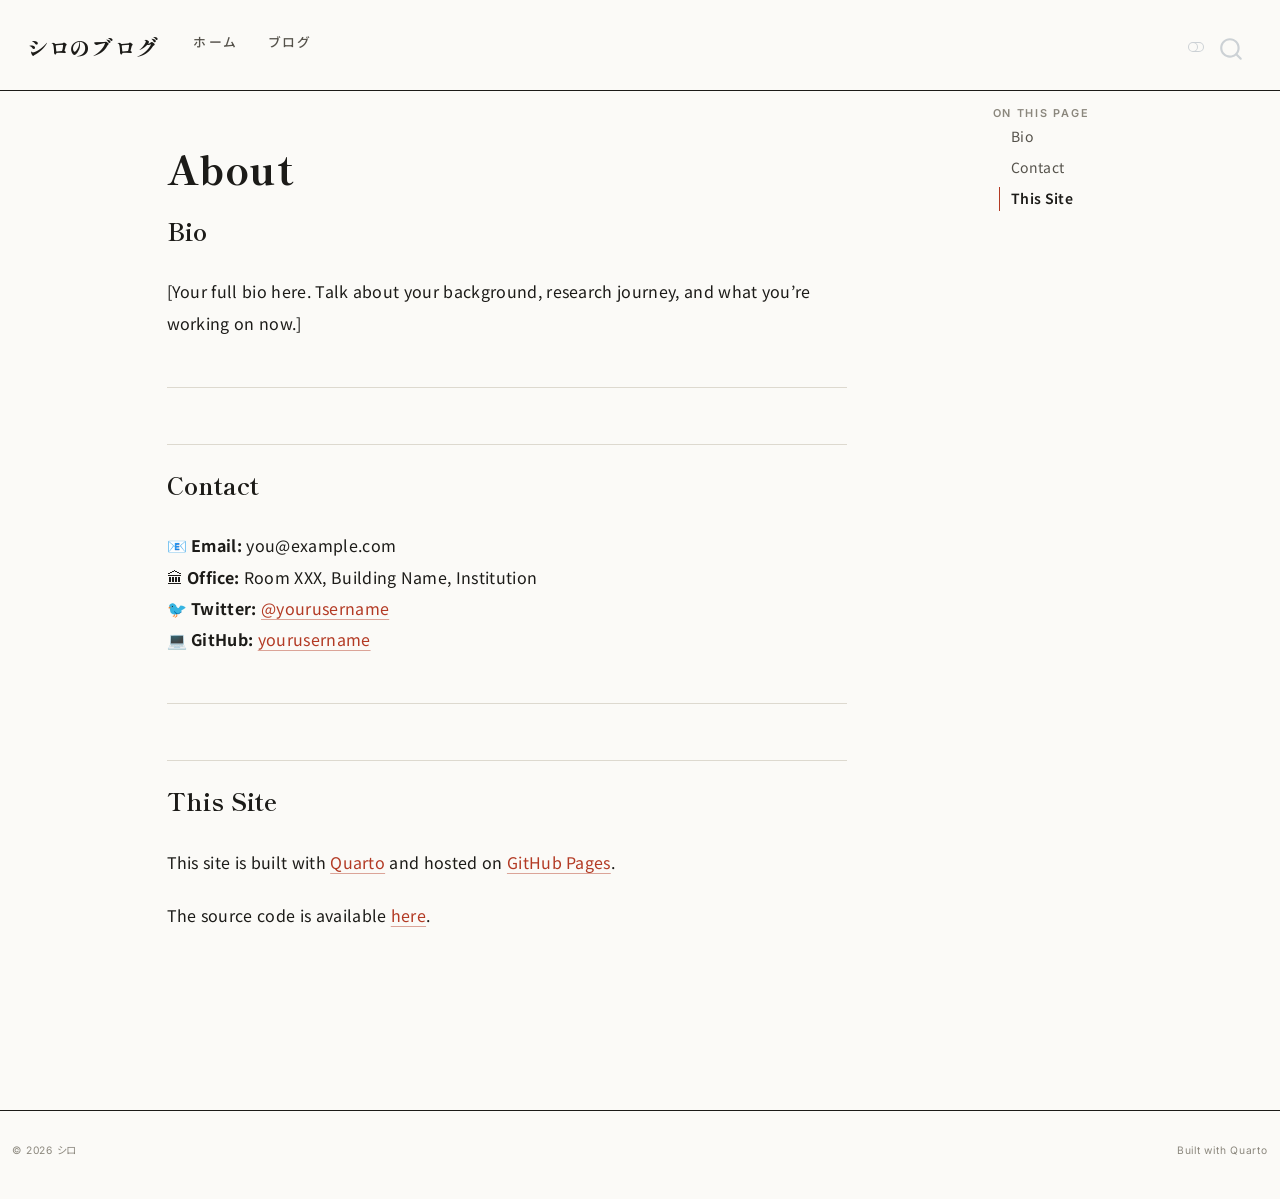
<file: about.html>
<!DOCTYPE html>
<html xmlns="http://www.w3.org/1999/xhtml" lang="en" xml:lang="en"><head>

<meta charset="utf-8">
<meta name="generator" content="quarto-1.10.18">

<meta name="viewport" content="width=device-width, initial-scale=1.0, user-scalable=yes">


<title>About – シロのブログ</title>
<style>
/* Default styles provided by pandoc.
** See https://pandoc.org/MANUAL.html#variables-for-html for config info.
*/
span.smallcaps{font-variant: small-caps;}
div.columns{display: flex; gap: 1.5em;}
div.column{flex: auto;}
@media screen {
div.columns{gap: min(4vw, 1.5em);}
div.column{overflow-x: auto;}
}
div.hanging-indent{margin-left: 1.5em; text-indent: -1.5em;}
ul.task-list{list-style: none;}
ul.task-list li input[type="checkbox"] {
  width: 0.8em;
  margin: 0 0.8em 0.2em -1em; /* quarto-specific, see https://github.com/quarto-dev/quarto-cli/issues/4556 */ 
  vertical-align: middle;
}
</style>


<script src="site_libs/quarto-nav/quarto-nav.js"></script>
<script src="site_libs/quarto-nav/headroom.min.js"></script>
<script src="site_libs/clipboard/clipboard.min.js"></script>
<script src="site_libs/quarto-search/autocomplete.umd.js"></script>
<script src="site_libs/quarto-search/fuse.min.js"></script>
<script src="site_libs/quarto-search/quarto-search.js"></script>
<meta name="quarto:offset" content="./">
<link href="./assets/favicon.ico" rel="icon">
<script src="site_libs/quarto-html/quarto.js" type="module"></script>
<script src="site_libs/quarto-html/tabsets/tabsets.js" type="module"></script>
<script src="site_libs/quarto-html/popper.min.js"></script>
<script src="site_libs/quarto-html/tippy.umd.min.js"></script>
<script src="site_libs/quarto-html/anchor.min.js"></script>
<link href="site_libs/quarto-html/tippy.css" rel="stylesheet">
<link href="site_libs/quarto-html/quarto-syntax-highlighting-bb62276ab45c84d9efd712f51ff97b5a.css" rel="stylesheet" class="quarto-color-scheme" id="quarto-text-highlighting-styles">
<link href="site_libs/quarto-html/quarto-syntax-highlighting-dark-5a1953863e1f72ef3b996ef827f01ca7.css" rel="stylesheet" class="quarto-color-scheme quarto-color-alternate" id="quarto-text-highlighting-styles">
<link href="site_libs/quarto-html/quarto-syntax-highlighting-bb62276ab45c84d9efd712f51ff97b5a.css" rel="stylesheet" class="quarto-color-scheme-extra" id="quarto-text-highlighting-styles">
<script src="site_libs/bootstrap/bootstrap.min.js"></script>
<link href="site_libs/bootstrap/bootstrap-icons.css" rel="stylesheet">
<link href="site_libs/bootstrap/bootstrap-6d4dc358b8d7926ba2a3bf433037a1ac.min.css" rel="stylesheet" append-hash="true" class="quarto-color-scheme" id="quarto-bootstrap" data-mode="light">
<link href="site_libs/bootstrap/bootstrap-dark-2ead43bcd6c5e790468641eb773286b3.min.css" rel="stylesheet" append-hash="true" class="quarto-color-scheme quarto-color-alternate" id="quarto-bootstrap" data-mode="dark">
<link href="site_libs/bootstrap/bootstrap-6d4dc358b8d7926ba2a3bf433037a1ac.min.css" rel="stylesheet" append-hash="true" class="quarto-color-scheme-extra" id="quarto-bootstrap" data-mode="light">
<script id="quarto-search-options" type="application/json">{
  "location": "navbar",
  "copy-button": false,
  "collapse-after": 3,
  "panel-placement": "end",
  "type": "overlay",
  "limit": 50,
  "keyboard-shortcut": [
    "f",
    "/",
    "s"
  ],
  "show-item-context": false,
  "language": {
    "search-no-results-text": "No results",
    "search-matching-documents-text": "matching documents",
    "search-copy-link-title": "Copy link to search",
    "search-hide-matches-text": "Hide additional matches",
    "search-more-match-text": "more match in this document",
    "search-more-matches-text": "more matches in this document",
    "search-clear-button-title": "Clear",
    "search-text-placeholder": "",
    "search-detached-cancel-button-title": "Cancel",
    "search-submit-button-title": "Submit",
    "search-label": "Search"
  }
}</script>


<link rel="stylesheet" href="styles.css">
</head>

<body class="nav-fixed quarto-light"><script id="quarto-html-before-body" type="application/javascript">
    const toggleBodyColorMode = (bsSheetEl) => {
      const mode = bsSheetEl.getAttribute("data-mode");
      const bodyEl = window.document.querySelector("body");
      if (mode === "dark") {
        bodyEl.classList.add("quarto-dark");
        bodyEl.classList.remove("quarto-light");
      } else {
        bodyEl.classList.add("quarto-light");
        bodyEl.classList.remove("quarto-dark");
      }
    }
    const toggleBodyColorPrimary = () => {
      const bsSheetEl = window.document.querySelector("link#quarto-bootstrap:not([rel=disabled-stylesheet])");
      if (bsSheetEl) {
        toggleBodyColorMode(bsSheetEl);
      }
    }
    const setColorSchemeToggle = (alternate) => {
      const toggles = window.document.querySelectorAll('.quarto-color-scheme-toggle');
      for (let i=0; i < toggles.length; i++) {
        const toggle = toggles[i];
        if (toggle) {
          if (alternate) {
            toggle.classList.add("alternate");
          } else {
            toggle.classList.remove("alternate");
          }
        }
      }
    };
    const toggleColorMode = (alternate) => {
      // Switch the stylesheets
      const primaryStylesheets = window.document.querySelectorAll('link.quarto-color-scheme:not(.quarto-color-alternate)');
      const alternateStylesheets = window.document.querySelectorAll('link.quarto-color-scheme.quarto-color-alternate');
      manageTransitions('#quarto-margin-sidebar .nav-link', false);
      if (alternate) {
        // note: dark is layered on light, we don't disable primary!
        enableStylesheet(alternateStylesheets);
        for (const sheetNode of alternateStylesheets) {
          if (sheetNode.id === "quarto-bootstrap") {
            toggleBodyColorMode(sheetNode);
          }
        }
      } else {
        disableStylesheet(alternateStylesheets);
        enableStylesheet(primaryStylesheets)
        toggleBodyColorPrimary();
      }
      manageTransitions('#quarto-margin-sidebar .nav-link', true);
      // Switch the toggles
      setColorSchemeToggle(alternate)
      // Hack to workaround the fact that safari doesn't
      // properly recolor the scrollbar when toggling (#1455)
      if (navigator.userAgent.indexOf('Safari') > 0 && navigator.userAgent.indexOf('Chrome') == -1) {
        manageTransitions("body", false);
        window.scrollTo(0, 1);
        setTimeout(() => {
          window.scrollTo(0, 0);
          manageTransitions("body", true);
        }, 40);
      }
    }
    const disableStylesheet = (stylesheets) => {
      for (let i=0; i < stylesheets.length; i++) {
        const stylesheet = stylesheets[i];
        stylesheet.rel = 'disabled-stylesheet';
      }
    }
    const enableStylesheet = (stylesheets) => {
      for (let i=0; i < stylesheets.length; i++) {
        const stylesheet = stylesheets[i];
        if(stylesheet.rel !== 'stylesheet') { // for Chrome, which will still FOUC without this check
          stylesheet.rel = 'stylesheet';
        }
      }
    }
    const manageTransitions = (selector, allowTransitions) => {
      const els = window.document.querySelectorAll(selector);
      for (let i=0; i < els.length; i++) {
        const el = els[i];
        if (allowTransitions) {
          el.classList.remove('notransition');
        } else {
          el.classList.add('notransition');
        }
      }
    }
    const isFileUrl = () => {
      return window.location.protocol === 'file:';
    }
    const hasAlternateSentinel = () => {
      let styleSentinel = getColorSchemeSentinel();
      if (styleSentinel !== null) {
        return styleSentinel === "alternate";
      } else {
        return false;
      }
    }
    const setStyleSentinel = (alternate) => {
      const value = alternate ? "alternate" : "default";
      if (!isFileUrl()) {
        window.localStorage.setItem("quarto-color-scheme", value);
      } else {
        localAlternateSentinel = value;
      }
    }
    const getColorSchemeSentinel = () => {
      if (!isFileUrl()) {
        const storageValue = window.localStorage.getItem("quarto-color-scheme");
        return storageValue != null ? storageValue : localAlternateSentinel;
      } else {
        return localAlternateSentinel;
      }
    }
    const toggleGiscusIfUsed = (isAlternate, darkModeDefault) => {
      const baseTheme = document.querySelector('#giscus-base-theme')?.value ?? 'light';
      const alternateTheme = document.querySelector('#giscus-alt-theme')?.value ?? 'dark';
      let newTheme = '';
      if(authorPrefersDark) {
        newTheme = isAlternate ? baseTheme : alternateTheme;
      } else {
        newTheme = isAlternate ? alternateTheme : baseTheme;
      }
      const changeGiscusTheme = () => {
        // From: https://github.com/giscus/giscus/issues/336
        const sendMessage = (message) => {
          const iframe = document.querySelector('iframe.giscus-frame');
          if (!iframe) return;
          iframe.contentWindow.postMessage({ giscus: message }, 'https://giscus.app');
        }
        sendMessage({
          setConfig: {
            theme: newTheme
          }
        });
      }
      const isGiscussLoaded = window.document.querySelector('iframe.giscus-frame') !== null;
      if (isGiscussLoaded) {
        changeGiscusTheme();
      }
    };
    const authorPrefersDark = false;
    const darkModeDefault = authorPrefersDark;
      document.querySelector('link#quarto-text-highlighting-styles.quarto-color-scheme-extra').rel = 'disabled-stylesheet';
      document.querySelector('link#quarto-bootstrap.quarto-color-scheme-extra').rel = 'disabled-stylesheet';
    let localAlternateSentinel = darkModeDefault ? 'alternate' : 'default';
    // Dark / light mode switch
    window.quartoToggleColorScheme = () => {
      // Read the current dark / light value
      let toAlternate = !hasAlternateSentinel();
      toggleColorMode(toAlternate);
      setStyleSentinel(toAlternate);
      toggleGiscusIfUsed(toAlternate, darkModeDefault);
      window.dispatchEvent(new Event('resize'));
    };
    // Switch to dark mode if need be
    if (hasAlternateSentinel()) {
      toggleColorMode(true);
    } else {
      toggleColorMode(false);
    }
  </script>

<div id="quarto-search-results"></div>
  <header id="quarto-header" class="headroom fixed-top">
    <nav class="navbar navbar-expand-lg " data-bs-theme="dark">
      <div class="navbar-container container-fluid">
      <div class="navbar-brand-container mx-auto">
    <a class="navbar-brand" href="./index.html">
    <span class="navbar-title">シロのブログ</span>
    </a>
  </div>
            <div id="quarto-search" class="" title="Search"></div>
          <button class="navbar-toggler" type="button" data-bs-toggle="collapse" data-bs-target="#navbarCollapse" aria-controls="navbarCollapse" role="menu" aria-expanded="false" aria-label="Toggle navigation" onclick="if (window.quartoToggleHeadroom) { window.quartoToggleHeadroom(); }">
  <span class="navbar-toggler-icon"></span>
</button>
          <div class="collapse navbar-collapse" id="navbarCollapse">
            <ul class="navbar-nav navbar-nav-scroll me-auto">
  <li class="nav-item">
    <a class="nav-link" href="./index.html"> 
<span class="menu-text">ホーム</span></a>
  </li>  
  <li class="nav-item">
    <a class="nav-link" href="./blog/index.html"> 
<span class="menu-text">ブログ</span></a>
  </li>  
</ul>
          </div> <!-- /navcollapse -->
            <div class="quarto-navbar-tools">
  <a href="" class="quarto-color-scheme-toggle quarto-navigation-tool  px-1" onclick="window.quartoToggleColorScheme(); return false;" title="Toggle dark mode"><i class="bi"></i></a>
</div>
      </div> <!-- /container-fluid -->
    </nav>
</header>
<!-- content -->
<div id="quarto-content" class="quarto-container page-columns page-rows-contents page-layout-article page-navbar">
<!-- sidebar -->
<!-- margin-sidebar -->
    <div id="quarto-margin-sidebar" class="sidebar margin-sidebar">
        <nav id="TOC" role="doc-toc" class="toc-active">
    <h2 id="toc-title">On this page</h2>
   
  <ul>
  <li><a href="#bio" id="toc-bio" class="nav-link active" data-scroll-target="#bio">Bio</a></li>
  <li><a href="#contact" id="toc-contact" class="nav-link" data-scroll-target="#contact">Contact</a></li>
  <li><a href="#this-site" id="toc-this-site" class="nav-link" data-scroll-target="#this-site">This Site</a></li>
  </ul>
</nav>
    </div>
<!-- main -->
<main class="content" id="quarto-document-content">


<header id="title-block-header" class="quarto-title-block default">
<div class="quarto-title">
<h1 class="title">About</h1>
</div>



<div class="quarto-title-meta">

    
  
    
  </div>
  


</header>


<section id="bio" class="level2">
<h2 class="anchored" data-anchor-id="bio">Bio</h2>
<p>[Your full bio here. Talk about your background, research journey, and what you’re working on now.]</p>
<hr>
</section>
<section id="contact" class="level2">
<h2 class="anchored" data-anchor-id="contact">Contact</h2>
<p>📧 <strong>Email:</strong> you@example.com<br>
🏛 <strong>Office:</strong> Room XXX, Building Name, Institution<br>
🐦 <strong>Twitter:</strong> <a href="https://twitter.com/yourusername"><span class="citation" data-cites="yourusername">@yourusername</span></a><br>
💻 <strong>GitHub:</strong> <a href="https://github.com/yourusername">yourusername</a></p>
<hr>
</section>
<section id="this-site" class="level2">
<h2 class="anchored" data-anchor-id="this-site">This Site</h2>
<p>This site is built with <a href="https://quarto.org">Quarto</a> and hosted on <a href="https://pages.github.com">GitHub Pages</a>.</p>
<p>The source code is available <a href="https://github.com/yourusername/yourusername.github.io">here</a>.</p>


</section>

</main> <!-- /main -->
<script id="quarto-html-after-body" type="application/javascript">
  window.document.addEventListener("DOMContentLoaded", function (event) {
    // Ensure there is a toggle, if there isn't float one in the top right
    if (window.document.querySelector('.quarto-color-scheme-toggle') === null) {
      const a = window.document.createElement('a');
      a.classList.add('top-right');
      a.classList.add('quarto-color-scheme-toggle');
      a.href = "";
      a.onclick = function() { try { window.quartoToggleColorScheme(); } catch {} return false; };
      const i = window.document.createElement("i");
      i.classList.add('bi');
      a.appendChild(i);
      window.document.body.appendChild(a);
    }
    setColorSchemeToggle(hasAlternateSentinel())
    const icon = "";
    const anchorJS = new window.AnchorJS();
    anchorJS.options = {
      placement: 'right',
      icon: icon
    };
    anchorJS.add('.anchored');
    const isCodeAnnotation = (el) => {
      for (const clz of el.classList) {
        if (clz.startsWith('code-annotation-')) {                     
          return true;
        }
      }
      return false;
    }
    const onCopySuccess = function(e) {
      // button target
      const button = e.trigger;
      // don't keep focus
      button.blur();
      // flash "checked"
      button.classList.add('code-copy-button-checked');
      var currentTitle = button.getAttribute("title");
      button.setAttribute("title", "Copied!");
      let tooltip;
      if (window.bootstrap) {
        button.setAttribute("data-bs-toggle", "tooltip");
        button.setAttribute("data-bs-placement", "left");
        button.setAttribute("data-bs-title", "Copied!");
        tooltip = new bootstrap.Tooltip(button, 
          { trigger: "manual", 
            customClass: "code-copy-button-tooltip",
            offset: [0, -8]});
        tooltip.show();    
      }
      setTimeout(function() {
        if (tooltip) {
          tooltip.hide();
          button.removeAttribute("data-bs-title");
          button.removeAttribute("data-bs-toggle");
          button.removeAttribute("data-bs-placement");
        }
        button.setAttribute("title", currentTitle);
        button.classList.remove('code-copy-button-checked');
      }, 1000);
      // clear code selection
      e.clearSelection();
    }
    const getTextToCopy = function(trigger) {
      const outerScaffold = trigger.parentElement.cloneNode(true);
      const codeEl = outerScaffold.querySelector('code');
      for (const childEl of codeEl.children) {
        if (isCodeAnnotation(childEl)) {
          childEl.remove();
        }
      }
      return codeEl.innerText;
    }
    const clipboard = new window.ClipboardJS('.code-copy-button:not([data-in-quarto-modal])', {
      text: getTextToCopy
    });
    clipboard.on('success', onCopySuccess);
    if (window.document.getElementById('quarto-embedded-source-code-modal')) {
      const clipboardModal = new window.ClipboardJS('.code-copy-button[data-in-quarto-modal]', {
        text: getTextToCopy,
        container: window.document.getElementById('quarto-embedded-source-code-modal')
      });
      clipboardModal.on('success', onCopySuccess);
    }
      var localhostRegex = new RegExp(/^(?:http|https):\/\/localhost\:?[0-9]*\//);
      var mailtoRegex = new RegExp(/^mailto:/);
        var filterRegex = new RegExp("https:\/\/hasegawa-econ\.github\.io\/");
      var isInternal = (href) => {
          return filterRegex.test(href) || localhostRegex.test(href) || mailtoRegex.test(href);
      }
      // Inspect non-navigation links and adorn them if external
     var links = window.document.querySelectorAll('a[href]:not(.nav-link):not(.navbar-brand):not(.toc-action):not(.sidebar-link):not(.sidebar-item-toggle):not(.pagination-link):not(.no-external):not([aria-hidden]):not(.dropdown-item):not(.quarto-navigation-tool):not(.about-link)');
      for (var i=0; i<links.length; i++) {
        const link = links[i];
        if (!isInternal(link.href)) {
          // undo the damage that might have been done by quarto-nav.js in the case of
          // links that we want to consider external
          if (link.dataset.originalHref !== undefined) {
            link.href = link.dataset.originalHref;
          }
        }
      }
    function tippyHover(el, contentFn, onTriggerFn, onUntriggerFn) {
      const config = {
        allowHTML: true,
        maxWidth: 500,
        delay: 100,
        arrow: false,
        appendTo: function(el) {
            return el.parentElement;
        },
        interactive: true,
        interactiveBorder: 10,
        theme: 'quarto',
        placement: 'bottom-start',
      };
      if (contentFn) {
        config.content = contentFn;
      }
      if (onTriggerFn) {
        config.onTrigger = onTriggerFn;
      }
      if (onUntriggerFn) {
        config.onUntrigger = onUntriggerFn;
      }
      window.tippy(el, config); 
    }
    const noterefs = window.document.querySelectorAll('a[role="doc-noteref"]');
    for (var i=0; i<noterefs.length; i++) {
      const ref = noterefs[i];
      tippyHover(ref, function() {
        // use id or data attribute instead here
        let href = ref.getAttribute('data-footnote-href') || ref.getAttribute('href');
        try { href = new URL(href).hash; } catch {}
        const id = href.replace(/^#\/?/, "");
        const note = window.document.getElementById(id);
        if (note) {
          return note.innerHTML;
        } else {
          return "";
        }
      });
    }
    const xrefs = window.document.querySelectorAll('a.quarto-xref');
    const processXRef = (id, note) => {
      // Strip column container classes
      const stripColumnClz = (el) => {
        el.classList.remove("page-full", "page-columns");
        if (el.children) {
          for (const child of el.children) {
            stripColumnClz(child);
          }
        }
      }
      stripColumnClz(note)
      if (id === null || id.startsWith('sec-')) {
        // Special case sections, only their first couple elements
        const container = document.createElement("div");
        if (note.children && note.children.length > 2) {
          container.appendChild(note.children[0].cloneNode(true));
          for (let i = 1; i < note.children.length; i++) {
            const child = note.children[i];
            if (child.tagName === "P" && child.innerText === "") {
              continue;
            } else {
              container.appendChild(child.cloneNode(true));
              break;
            }
          }
          if (window.Quarto?.typesetMath) {
            window.Quarto.typesetMath(container);
          }
          return container.innerHTML
        } else {
          if (window.Quarto?.typesetMath) {
            window.Quarto.typesetMath(note);
          }
          return note.innerHTML;
        }
      } else {
        // Remove any anchor links if they are present
        const anchorLink = note.querySelector('a.anchorjs-link');
        if (anchorLink) {
          anchorLink.remove();
        }
        if (window.Quarto?.typesetMath) {
          window.Quarto.typesetMath(note);
        }
        if (note.classList.contains("callout")) {
          return note.outerHTML;
        } else {
          return note.innerHTML;
        }
      }
    }
    for (var i=0; i<xrefs.length; i++) {
      const xref = xrefs[i];
      tippyHover(xref, undefined, function(instance) {
        instance.disable();
        let url = xref.getAttribute('href');
        let hash = undefined; 
        if (url.startsWith('#')) {
          hash = url;
        } else {
          try { hash = new URL(url).hash; } catch {}
        }
        if (hash) {
          const id = hash.replace(/^#\/?/, "");
          const note = window.document.getElementById(id);
          if (note !== null) {
            try {
              const html = processXRef(id, note.cloneNode(true));
              instance.setContent(html);
            } finally {
              instance.enable();
              instance.show();
            }
          } else {
            // See if we can fetch this
            fetch(url.split('#')[0])
            .then(res => res.text())
            .then(html => {
              const parser = new DOMParser();
              const htmlDoc = parser.parseFromString(html, "text/html");
              const note = htmlDoc.getElementById(id);
              if (note !== null) {
                const html = processXRef(id, note);
                instance.setContent(html);
              } 
            }).finally(() => {
              instance.enable();
              instance.show();
            });
          }
        } else {
          // See if we can fetch a full url (with no hash to target)
          // This is a special case and we should probably do some content thinning / targeting
          fetch(url)
          .then(res => res.text())
          .then(html => {
            const parser = new DOMParser();
            const htmlDoc = parser.parseFromString(html, "text/html");
            const note = htmlDoc.querySelector('main.content');
            if (note !== null) {
              // This should only happen for chapter cross references
              // (since there is no id in the URL)
              // remove the first header
              if (note.children.length > 0 && note.children[0].tagName === "HEADER") {
                note.children[0].remove();
              }
              const html = processXRef(null, note);
              instance.setContent(html);
            } 
          }).finally(() => {
            instance.enable();
            instance.show();
          });
        }
      }, function(instance) {
      });
    }
        let selectedAnnoteEl;
        const selectorForAnnotation = ( cell, annotation) => {
          let cellAttr = 'data-code-cell="' + cell + '"';
          let lineAttr = 'data-code-annotation="' +  annotation + '"';
          const selector = 'span[' + cellAttr + '][' + lineAttr + ']';
          return selector;
        }
        const selectCodeLines = (annoteEl) => {
          const doc = window.document;
          const targetCell = annoteEl.getAttribute("data-target-cell");
          const targetAnnotation = annoteEl.getAttribute("data-target-annotation");
          const annoteSpan = window.document.querySelector(selectorForAnnotation(targetCell, targetAnnotation));
          const lines = annoteSpan.getAttribute("data-code-lines").split(",");
          const lineIds = lines.map((line) => {
            return targetCell + "-" + line;
          })
          let top = null;
          let height = null;
          let parent = null;
          if (lineIds.length > 0) {
              //compute the position of the single el (top and bottom and make a div)
              const el = window.document.getElementById(lineIds[0]);
              top = el.offsetTop;
              height = el.offsetHeight;
              parent = el.parentElement.parentElement;
            if (lineIds.length > 1) {
              const lastEl = window.document.getElementById(lineIds[lineIds.length - 1]);
              const bottom = lastEl.offsetTop + lastEl.offsetHeight;
              height = bottom - top;
            }
            if (top !== null && height !== null && parent !== null) {
              // cook up a div (if necessary) and position it 
              let div = window.document.getElementById("code-annotation-line-highlight");
              if (div === null) {
                div = window.document.createElement("div");
                div.setAttribute("id", "code-annotation-line-highlight");
                div.style.position = 'absolute';
                parent.appendChild(div);
              }
              div.style.top = top - 2 + "px";
              div.style.height = height + 4 + "px";
              div.style.left = 0;
              let gutterDiv = window.document.getElementById("code-annotation-line-highlight-gutter");
              if (gutterDiv === null) {
                gutterDiv = window.document.createElement("div");
                gutterDiv.setAttribute("id", "code-annotation-line-highlight-gutter");
                gutterDiv.style.position = 'absolute';
                const codeCell = window.document.getElementById(targetCell);
                const gutter = codeCell.querySelector('.code-annotation-gutter');
                gutter.appendChild(gutterDiv);
              }
              gutterDiv.style.top = top - 2 + "px";
              gutterDiv.style.height = height + 4 + "px";
            }
            selectedAnnoteEl = annoteEl;
          }
        };
        const unselectCodeLines = () => {
          const elementsIds = ["code-annotation-line-highlight", "code-annotation-line-highlight-gutter"];
          elementsIds.forEach((elId) => {
            const div = window.document.getElementById(elId);
            if (div) {
              div.remove();
            }
          });
          selectedAnnoteEl = undefined;
        };
          // Handle positioning of the toggle
      window.addEventListener(
        "resize",
        throttle(() => {
          elRect = undefined;
          if (selectedAnnoteEl) {
            selectCodeLines(selectedAnnoteEl);
          }
        }, 10)
      );
      function throttle(fn, ms) {
      let throttle = false;
      let timer;
        return (...args) => {
          if(!throttle) { // first call gets through
              fn.apply(this, args);
              throttle = true;
          } else { // all the others get throttled
              if(timer) clearTimeout(timer); // cancel #2
              timer = setTimeout(() => {
                fn.apply(this, args);
                timer = throttle = false;
              }, ms);
          }
        };
      }
        // Attach click handler to the DT
        const annoteDls = window.document.querySelectorAll('dt[data-target-cell]');
        for (const annoteDlNode of annoteDls) {
          annoteDlNode.addEventListener('click', (event) => {
            const clickedEl = event.target;
            if (clickedEl !== selectedAnnoteEl) {
              unselectCodeLines();
              const activeEl = window.document.querySelector('dt[data-target-cell].code-annotation-active');
              if (activeEl) {
                activeEl.classList.remove('code-annotation-active');
              }
              selectCodeLines(clickedEl);
              clickedEl.classList.add('code-annotation-active');
            } else {
              // Unselect the line
              unselectCodeLines();
              clickedEl.classList.remove('code-annotation-active');
            }
          });
        }
    const findCites = (el) => {
      const parentEl = el.parentElement;
      if (parentEl) {
        const cites = parentEl.dataset.cites;
        if (cites) {
          return {
            el,
            cites: cites.split(' ')
          };
        } else {
          return findCites(el.parentElement)
        }
      } else {
        return undefined;
      }
    };
    var bibliorefs = window.document.querySelectorAll('a[role="doc-biblioref"]');
    for (var i=0; i<bibliorefs.length; i++) {
      const ref = bibliorefs[i];
      const citeInfo = findCites(ref);
      if (citeInfo) {
        tippyHover(citeInfo.el, function() {
          var popup = window.document.createElement('div');
          citeInfo.cites.forEach(function(cite) {
            var citeDiv = window.document.createElement('div');
            citeDiv.classList.add('hanging-indent');
            citeDiv.classList.add('csl-entry');
            var biblioDiv = window.document.getElementById('ref-' + cite);
            if (biblioDiv) {
              citeDiv.innerHTML = biblioDiv.innerHTML;
            }
            popup.appendChild(citeDiv);
          });
          return popup.innerHTML;
        });
      }
    }
  });
  </script>
</div> <!-- /content -->
<footer class="footer">
  <div class="nav-footer">
    <div class="nav-footer-left">
<p>© 2026 シロ</p>
</div>   
    <div class="nav-footer-center">
      &nbsp;
    </div>
    <div class="nav-footer-right">
<p>Built with <a href="https://quarto.org">Quarto</a></p>
</div>
  </div>
</footer>




</body></html>
</file>
<file: site_libs/quarto-html/tippy.css>
.tippy-box[data-animation=fade][data-state=hidden]{opacity:0}[data-tippy-root]{max-width:calc(100vw - 10px)}.tippy-box{position:relative;background-color:#333;color:#fff;border-radius:4px;font-size:14px;line-height:1.4;white-space:normal;outline:0;transition-property:transform,visibility,opacity}.tippy-box[data-placement^=top]>.tippy-arrow{bottom:0}.tippy-box[data-placement^=top]>.tippy-arrow:before{bottom:-7px;left:0;border-width:8px 8px 0;border-top-color:initial;transform-origin:center top}.tippy-box[data-placement^=bottom]>.tippy-arrow{top:0}.tippy-box[data-placement^=bottom]>.tippy-arrow:before{top:-7px;left:0;border-width:0 8px 8px;border-bottom-color:initial;transform-origin:center bottom}.tippy-box[data-placement^=left]>.tippy-arrow{right:0}.tippy-box[data-placement^=left]>.tippy-arrow:before{border-width:8px 0 8px 8px;border-left-color:initial;right:-7px;transform-origin:center left}.tippy-box[data-placement^=right]>.tippy-arrow{left:0}.tippy-box[data-placement^=right]>.tippy-arrow:before{left:-7px;border-width:8px 8px 8px 0;border-right-color:initial;transform-origin:center right}.tippy-box[data-inertia][data-state=visible]{transition-timing-function:cubic-bezier(.54,1.5,.38,1.11)}.tippy-arrow{width:16px;height:16px;color:#333}.tippy-arrow:before{content:"";position:absolute;border-color:transparent;border-style:solid}.tippy-content{position:relative;padding:5px 9px;z-index:1}
</file>
<file: site_libs/quarto-html/quarto-syntax-highlighting-bb62276ab45c84d9efd712f51ff97b5a.css>
/* quarto syntax highlight colors */
:root {
  --quarto-hl-al-color: #ff5555;
  --quarto-hl-an-color: #6a737d;
  --quarto-hl-at-color: #d73a49;
  --quarto-hl-bn-color: #005cc5;
  --quarto-hl-bu-color: #d73a49;
  --quarto-hl-ch-color: #032f62;
  --quarto-hl-co-color: #6a737d;
  --quarto-hl-cv-color: #6a737d;
  --quarto-hl-cn-color: #005cc5;
  --quarto-hl-cf-color: #d73a49;
  --quarto-hl-dt-color: #d73a49;
  --quarto-hl-dv-color: #005cc5;
  --quarto-hl-do-color: #6a737d;
  --quarto-hl-er-color: #ff5555;
  --quarto-hl-ex-color: #d73a49;
  --quarto-hl-fl-color: #005cc5;
  --quarto-hl-fu-color: #6f42c1;
  --quarto-hl-im-color: #032f62;
  --quarto-hl-in-color: #6a737d;
  --quarto-hl-kw-color: #d73a49;
  --quarto-hl-op-color: #24292e;
  --quarto-hl-pp-color: #d73a49;
  --quarto-hl-re-color: #6a737d;
  --quarto-hl-sc-color: #005cc5;
  --quarto-hl-ss-color: #032f62;
  --quarto-hl-st-color: #032f62;
  --quarto-hl-va-color: #e36209;
  --quarto-hl-vs-color: #032f62;
  --quarto-hl-wa-color: #ff5555;
}

/* other quarto variables */
:root {
  --quarto-font-monospace: SFMono-Regular, Menlo, Monaco, Consolas, "Liberation Mono", "Courier New", monospace;
}

/* syntax highlight based on Pandoc's rules */
pre > code.sourceCode > span {
  color: #24292e;
}

code.sourceCode > span {
  color: #24292e;
}

div.sourceCode,
div.sourceCode pre.sourceCode {
  color: #24292e;
}

/* Normal */
code span {
  color: #24292e;
}

/* Alert */
code span.al {
  font-weight: bold;
  color: #ff5555;
}

/* Annotation */
code span.an {
  color: #6a737d;
}

/* Attribute */
code span.at {
  color: #d73a49;
}

/* BaseN */
code span.bn {
  color: #005cc5;
}

/* BuiltIn */
code span.bu {
  color: #d73a49;
}

/* ControlFlow */
code span.cf {
  color: #d73a49;
}

/* Char */
code span.ch {
  color: #032f62;
}

/* Constant */
code span.cn {
  color: #005cc5;
}

/* Comment */
code span.co {
  color: #6a737d;
}

/* CommentVar */
code span.cv {
  color: #6a737d;
}

/* Documentation */
code span.do {
  color: #6a737d;
}

/* DataType */
code span.dt {
  color: #d73a49;
}

/* DecVal */
code span.dv {
  color: #005cc5;
}

/* Error */
code span.er {
  color: #ff5555;
  text-decoration: underline;
}

/* Extension */
code span.ex {
  font-weight: bold;
  color: #d73a49;
}

/* Float */
code span.fl {
  color: #005cc5;
}

/* Function */
code span.fu {
  color: #6f42c1;
}

/* Import */
code span.im {
  color: #032f62;
}

/* Information */
code span.in {
  color: #6a737d;
}

/* Keyword */
code span.kw {
  color: #d73a49;
}

/* Operator */
code span.op {
  color: #24292e;
}

/* Preprocessor */
code span.pp {
  color: #d73a49;
}

/* RegionMarker */
code span.re {
  color: #6a737d;
}

/* SpecialChar */
code span.sc {
  color: #005cc5;
}

/* SpecialString */
code span.ss {
  color: #032f62;
}

/* String */
code span.st {
  color: #032f62;
}

/* Variable */
code span.va {
  color: #e36209;
}

/* VerbatimString */
code span.vs {
  color: #032f62;
}

/* Warning */
code span.wa {
  color: #ff5555;
}

.prevent-inlining {
  content: "</";
}

/*# sourceMappingURL=9fff47f1860eaa1c7b80d8cbc12525ed.css.map */
</file>
<file: site_libs/quarto-html/quarto-syntax-highlighting-dark-5a1953863e1f72ef3b996ef827f01ca7.css>
/* quarto syntax highlight colors */
:root {
  --quarto-hl-al-color: #ff5555;
  --quarto-hl-an-color: #6a737d;
  --quarto-hl-at-color: #f97583;
  --quarto-hl-bn-color: #79b8ff;
  --quarto-hl-bu-color: #f97583;
  --quarto-hl-ch-color: #9ecbff;
  --quarto-hl-co-color: #6a737d;
  --quarto-hl-cv-color: #6a737d;
  --quarto-hl-cn-color: #79b8ff;
  --quarto-hl-cf-color: #f97583;
  --quarto-hl-dt-color: #f97583;
  --quarto-hl-dv-color: #79b8ff;
  --quarto-hl-do-color: #6a737d;
  --quarto-hl-er-color: #ff5555;
  --quarto-hl-ex-color: #f97583;
  --quarto-hl-fl-color: #79b8ff;
  --quarto-hl-fu-color: #b392f0;
  --quarto-hl-im-color: #9ecbff;
  --quarto-hl-in-color: #6a737d;
  --quarto-hl-kw-color: #f97583;
  --quarto-hl-op-color: #e1e4e8;
  --quarto-hl-pp-color: #f97583;
  --quarto-hl-re-color: #6a737d;
  --quarto-hl-sc-color: #79b8ff;
  --quarto-hl-ss-color: #9ecbff;
  --quarto-hl-st-color: #9ecbff;
  --quarto-hl-va-color: #ffab70;
  --quarto-hl-vs-color: #9ecbff;
  --quarto-hl-wa-color: #ff5555;
}

/* other quarto variables */
:root {
  --quarto-font-monospace: SFMono-Regular, Menlo, Monaco, Consolas, "Liberation Mono", "Courier New", monospace;
}

/* syntax highlight based on Pandoc's rules */
pre > code.sourceCode > span {
  color: #e1e4e8;
}

code.sourceCode > span {
  color: #e1e4e8;
}

div.sourceCode,
div.sourceCode pre.sourceCode {
  color: #e1e4e8;
}

/* Normal */
code span {
  color: #e1e4e8;
}

/* Alert */
code span.al {
  font-weight: bold;
  color: #ff5555;
}

/* Annotation */
code span.an {
  color: #6a737d;
}

/* Attribute */
code span.at {
  color: #f97583;
}

/* BaseN */
code span.bn {
  color: #79b8ff;
}

/* BuiltIn */
code span.bu {
  color: #f97583;
}

/* ControlFlow */
code span.cf {
  color: #f97583;
}

/* Char */
code span.ch {
  color: #9ecbff;
}

/* Constant */
code span.cn {
  color: #79b8ff;
}

/* Comment */
code span.co {
  color: #6a737d;
}

/* CommentVar */
code span.cv {
  color: #6a737d;
}

/* Documentation */
code span.do {
  color: #6a737d;
}

/* DataType */
code span.dt {
  color: #f97583;
}

/* DecVal */
code span.dv {
  color: #79b8ff;
}

/* Error */
code span.er {
  color: #ff5555;
  text-decoration: underline;
}

/* Extension */
code span.ex {
  font-weight: bold;
  color: #f97583;
}

/* Float */
code span.fl {
  color: #79b8ff;
}

/* Function */
code span.fu {
  color: #b392f0;
}

/* Import */
code span.im {
  color: #9ecbff;
}

/* Information */
code span.in {
  color: #6a737d;
}

/* Keyword */
code span.kw {
  color: #f97583;
}

/* Operator */
code span.op {
  color: #e1e4e8;
}

/* Preprocessor */
code span.pp {
  color: #f97583;
}

/* RegionMarker */
code span.re {
  color: #6a737d;
}

/* SpecialChar */
code span.sc {
  color: #79b8ff;
}

/* SpecialString */
code span.ss {
  color: #9ecbff;
}

/* String */
code span.st {
  color: #9ecbff;
}

/* Variable */
code span.va {
  color: #ffab70;
}

/* VerbatimString */
code span.vs {
  color: #9ecbff;
}

/* Warning */
code span.wa {
  color: #ff5555;
}

.prevent-inlining {
  content: "</";
}

/*# sourceMappingURL=52ca3bdbdf5f4b6716f99c5b684ea002.css.map */
</file>
<file: styles.css>
/* ==============================================================
   シロのブログ — 雑誌風エディトリアル
   明朝の見出し × ゴシックの本文 / 墨 + 朱の二色 / 細罫と余白
   ============================================================== */

@import url('https://fonts.googleapis.com/css2?family=Shippori+Mincho+B1:wght@400;600;700;800&family=Noto+Sans+JP:wght@400;500;700&family=Inter:wght@400;500;600&family=IBM+Plex+Mono:wght@400;500&display=swap');

/* ===== Palette ===== */
:root {
  --paper:        #FBFAF7;   /* わずかに温かい紙白 */
  --ink:          #1C1B18;   /* 墨 */
  --ink-soft:     #55524B;   /* 本文補助 */
  --ink-faint:    #8B877D;   /* 日付・ラベル */
  --vermilion:    #B33A24;   /* 朱 — リンク・アクセント */
  --rule:         #DDD9CF;   /* 細罫 */
  --rule-strong:  #1C1B18;   /* 太罫（墨色） */
  --code-bg:      #F3F1EB;
  --code-border:  #E3E0D7;

  --font-display: 'Shippori Mincho B1', 'Hiragino Mincho ProN', 'Yu Mincho', serif;
  --font-body:    'Noto Sans JP', 'Hiragino Kaku Gothic ProN', sans-serif;
  --font-label:   'Inter', 'Noto Sans JP', sans-serif;
  --font-mono:    'IBM Plex Mono', 'SF Mono', Consolas, monospace;
}

.quarto-dark {
  --paper:        #191816;
  --ink:          #E9E6DF;
  --ink-soft:     #B5B1A6;
  --ink-faint:    #7E7A70;
  --vermilion:    #E0714F;
  --rule:         #35332E;
  --rule-strong:  #E9E6DF;
  --code-bg:      #211F1C;
  --code-border:  #35332E;
}

/* ===== Base ===== */
body {
  font-family: var(--font-body);
  font-size: 16px;
  line-height: 1.95;
  letter-spacing: 0.02em;
  color: var(--ink);
  background-color: var(--paper);
  -webkit-font-smoothing: antialiased;
  font-feature-settings: "palt";
}

main.content,
.page-columns .column-body {
  max-width: 680px;
}

p { margin-bottom: 1.4rem; }

strong, b { font-weight: 700; color: var(--ink); }

/* ===== Headings ===== */
h1, h2, h3, h4 {
  font-family: var(--font-display);
  font-weight: 700;
  color: var(--ink);
  letter-spacing: 0.01em;
}

h2 {
  font-size: 1.5rem;
  line-height: 1.5;
  margin-top: 3.5rem;
  margin-bottom: 1.2rem;
  padding-top: 1.4rem;
  border-top: 1px solid var(--rule);
  border-bottom: none;
}

/* 最初のセクションはメタ情報の罫線と重なるので罫線なし */
main > section.level2:first-of-type > h2 {
  border-top: none;
  padding-top: 0;
  margin-top: 2.5rem;
}

h3 {
  font-size: 1.18rem;
  margin-top: 2.4rem;
  margin-bottom: 0.9rem;
}

h4 {
  font-family: var(--font-body);
  font-weight: 700;
  font-size: 1rem;
  margin-top: 2rem;
  margin-bottom: 0.6rem;
}

/* ===== Title block（記事・ページ冒頭）===== */
.quarto-title-block .quarto-title h1.title {
  font-family: var(--font-display);
  font-weight: 800;
  font-size: clamp(1.65rem, 4.5vw + 0.8rem, 2.5rem);
  line-height: 1.45;
  letter-spacing: 0.015em;
  color: var(--ink);
  border: none;
  padding: 0;
  margin: 1.2rem 0 0.8rem;
}

.quarto-title-block .subtitle {
  font-family: var(--font-body);
  font-weight: 400;
  font-size: 0.98rem;
  color: var(--ink-soft);
  letter-spacing: 0.04em;
  margin-top: 0.6rem;
}

/* メタ情報が空のページ（トップ等）では罫線ごと消す */
.quarto-title-meta:not(:has(*)) { display: none !important; }

/* 記事メタ（著者・日付）— 上下の細罫で挟む */
.quarto-title-meta {
  font-family: var(--font-label);
  font-size: 0.82rem;
  color: var(--ink-soft);
  border-top: 1px solid var(--rule-strong);
  border-bottom: 1px solid var(--rule);
  padding: 0.85rem 0;
  margin: 2rem 0 2.5rem;
}

.quarto-title-meta-heading {
  font-weight: 600;
  text-transform: uppercase;
  letter-spacing: 0.14em;
  font-size: 0.68rem;
  color: var(--ink-faint);
}

/* 記事タイトル下のカテゴリ */
.quarto-title .quarto-categories .quarto-category {
  font-family: var(--font-label);
  font-size: 0.7rem;
  font-weight: 500;
  letter-spacing: 0.12em;
  text-transform: uppercase;
  color: var(--ink-faint);
  border: 1px solid var(--rule);
  border-radius: 0;
  padding: 0.28em 0.8em;
  opacity: 1;
}

/* ===== Links ===== */
a {
  color: var(--vermilion);
  text-decoration: underline;
  text-decoration-thickness: 1px;
  text-underline-offset: 0.22em;
  text-decoration-color: color-mix(in srgb, var(--vermilion) 45%, transparent);
  transition: text-decoration-color 0.2s ease;
}

a:hover {
  color: var(--vermilion);
  text-decoration-color: var(--vermilion);
}

/* ===== Navbar ===== */
.navbar {
  background-color: var(--paper) !important;
  border-bottom: 1px solid var(--rule-strong);
  padding-top: 1.3rem;
  padding-bottom: 1.1rem;
  box-shadow: none;
}

.navbar-brand {
  font-family: var(--font-display) !important;
  font-weight: 800 !important;
  font-size: 1.35rem !important;
  letter-spacing: 0.05em;
  color: var(--ink) !important;
}

.navbar-brand:hover { color: var(--ink) !important; opacity: 0.7; }

.navbar .nav-link {
  font-family: var(--font-label);
  font-weight: 500;
  font-size: 0.8rem;
  letter-spacing: 0.16em;
  text-transform: uppercase;
  color: var(--ink-soft) !important;
  padding: 0.5rem 1rem !important;
  text-decoration: none;
  transition: color 0.2s ease;
}

.navbar .nav-link:hover { color: var(--vermilion) !important; }

.navbar .nav-link.active {
  color: var(--ink) !important;
  text-decoration: underline;
  text-decoration-thickness: 1px;
  text-underline-offset: 0.5em;
  text-decoration-color: var(--vermilion);
}

/* ===== Lists ===== */
ul, ol { margin-bottom: 1.4rem; padding-left: 1.4rem; }
li { margin-bottom: 0.45rem; }
li::marker { color: var(--ink-faint); }

/* ===== Blockquote — 引用は静かに ===== */
blockquote {
  border-left: 2px solid var(--rule-strong);
  margin: 2rem 0;
  padding: 0.2rem 0 0.2rem 1.4rem;
  color: var(--ink-soft);
  font-family: var(--font-display);
  font-size: 1.02rem;
  background: none;
  border-radius: 0;
}

blockquote p:last-child { margin-bottom: 0; }

/* ===== Horizontal rule ===== */
hr {
  border: none;
  height: 1px;
  background: var(--rule);
  margin: 3rem auto;
  width: 100%;
  opacity: 1;
}

/* ===== Code ===== */
code {
  font-family: var(--font-mono);
  font-size: 0.85em;
  background-color: var(--code-bg);
  color: var(--ink);
  padding: 0.15em 0.4em;
  border-radius: 3px;
  font-weight: 400;
}

/* コードブロック — スクロールするのは外側の div.sourceCode */
div.sourceCode {
  background-color: var(--code-bg) !important;
  border: 1px solid var(--code-border);
  border-radius: 4px;
  margin: 1.8rem 0;
}

div.sourceCode pre {
  background: transparent !important;
  border: none;
  margin: 0;
}

pre {
  background-color: var(--code-bg) !important;
  border: 1px solid var(--code-border);
  border-radius: 4px;
  padding: 1.1rem 1.3rem !important;
  font-size: 0.85rem;
  line-height: 1.7;
  margin: 1.8rem 0;
  overflow-x: auto;
}

pre::before { display: none; }

/* 横スクロールバーを地色に馴染ませる */
div.sourceCode, pre {
  scrollbar-width: thin;
  scrollbar-color: var(--rule) transparent;
}

div.sourceCode::-webkit-scrollbar, pre::-webkit-scrollbar {
  height: 8px;
  background: transparent;
}
div.sourceCode::-webkit-scrollbar-track, pre::-webkit-scrollbar-track {
  background: transparent;
}
div.sourceCode::-webkit-scrollbar-thumb, pre::-webkit-scrollbar-thumb {
  background: var(--rule);
  border-radius: 4px;
}

pre code {
  background: transparent;
  padding: 0;
  font-size: 0.85rem;
}

/* ===== Blog listing — 目次のような一覧 ===== */
.quarto-listing { margin-top: 1.5rem; }

.list .quarto-post {
  display: flex;
  gap: 2rem;
  border-bottom: 1px solid var(--rule);
  padding: 2.2rem 0;
  margin-bottom: 0;
  background: none;
  border-radius: 0;
  transition: none;
}

.list .quarto-post:first-child { border-top: 1px solid var(--rule-strong); }

.list .quarto-post:hover { background: none; padding-left: 0; }

/* 日付は雑誌の目次らしく先頭（広い画面では左カラム）に */
.list .quarto-post .metadata {
  order: -1;
  font-family: var(--font-label);
  font-size: 0.72rem;
  letter-spacing: 0.1em;
  text-transform: uppercase;
  color: var(--ink-faint);
  flex-basis: 8.5rem;
  flex-shrink: 0;
  padding-top: 0.45rem;
}

@media (max-width: 767.98px) {
  .list .quarto-post {
    flex-direction: column;
    gap: 0.5rem;
  }

  .list .quarto-post .metadata {
    flex-basis: auto;
    padding-top: 0;
    display: flex;
    gap: 1.2rem;
  }

  .list .quarto-post .metadata .no-external {
    display: flex;
    gap: 1.2rem;
  }
}

.list .quarto-post .listing-title {
  font-family: var(--font-display) !important;
  font-size: 1.35rem !important;
  font-weight: 700 !important;
  line-height: 1.55;
  letter-spacing: 0.01em;
  margin-bottom: 0.5rem;
}

.list .quarto-post .listing-title a {
  color: var(--ink);
  text-decoration: none;
  transition: color 0.2s ease;
}

.list .quarto-post .listing-title a:hover { color: var(--vermilion); }

.list .quarto-post .listing-date,
.list .quarto-post .listing-reading-time {
  font-family: var(--font-label);
  color: var(--ink-faint);
}

.list .quarto-post .listing-description {
  color: var(--ink-soft);
  font-size: 0.92rem;
  line-height: 1.85;
  margin-top: 0.3rem;
}

.list .quarto-post .listing-description a { text-decoration: none; color: var(--ink-soft); }

/* 一覧のカテゴリ — 枠線のみの小さなタグ */
.list .quarto-post .listing-categories {
  margin-top: 0.9rem;
  gap: 0.5rem;
}

.listing-category,
.list .quarto-post .listing-categories .listing-category {
  font-family: var(--font-label) !important;
  font-size: 0.68rem !important;
  font-weight: 500 !important;
  letter-spacing: 0.12em;
  text-transform: uppercase;
  color: var(--ink-faint) !important;
  background: none !important;
  border: 1px solid var(--rule) !important;
  border-radius: 0 !important;
  padding: 0.28em 0.8em !important;
  margin: 0 !important;
  transition: border-color 0.2s ease, color 0.2s ease;
}

.listing-category:hover {
  transform: none;
  color: var(--vermilion) !important;
  border-color: var(--vermilion) !important;
}

/* ===== Categories sidebar ===== */
.quarto-listing-category-title {
  font-family: var(--font-label) !important;
  font-size: 0.7rem !important;
  font-weight: 600 !important;
  text-transform: uppercase;
  letter-spacing: 0.16em;
  color: var(--ink-faint) !important;
}

.quarto-listing-category {
  font-family: var(--font-body);
  font-size: 0.85rem;
}

.quarto-listing-category .category {
  color: var(--ink-soft);
  cursor: pointer;
  padding: 0.15rem 0;
  transition: color 0.2s ease;
}

.quarto-listing-category .category:hover { color: var(--vermilion); }

.quarto-listing-category .category.active {
  color: var(--vermilion);
  font-weight: 600;
}

/* ===== TOC ===== */
#TOC, .sidebar-toc, nav#TOC {
  font-family: var(--font-body);
  font-size: 0.82rem;
}

#toc-title, .sidebar-title, #TOC > .h2 {
  font-family: var(--font-label) !important;
  font-size: 0.68rem !important;
  font-weight: 600 !important;
  text-transform: uppercase;
  letter-spacing: 0.16em;
  color: var(--ink-faint) !important;
  border: none;
  padding: 0 !important;
  margin-top: 0;
}

#TOC a, .sidebar-toc a, nav#TOC a {
  color: var(--ink-soft);
  text-decoration: none;
  border-left: 1px solid transparent;
  padding-left: 0.7rem;
  transition: color 0.2s ease, border-color 0.2s ease;
}

#TOC a:hover, .sidebar-toc a:hover, nav#TOC a:hover {
  color: var(--vermilion);
}

#TOC .active, .sidebar-toc .active, nav#TOC .active {
  color: var(--ink) !important;
  font-weight: 600;
  border-left-color: var(--vermilion);
}

/* ===== Tables ===== */
table {
  font-family: var(--font-body);
  font-size: 0.9rem;
  border-collapse: collapse;
  margin: 1.8rem 0;
  width: 100%;
}

table th {
  font-family: var(--font-label);
  font-size: 0.72rem;
  font-weight: 600;
  text-transform: uppercase;
  letter-spacing: 0.1em;
  color: var(--ink-faint);
  background: none;
  text-align: left;
  padding: 0.6rem 1rem;
  border-top: 1px solid var(--rule-strong);
  border-bottom: 1px solid var(--rule-strong);
}

table td {
  padding: 0.65rem 1rem;
  border-bottom: 1px solid var(--rule);
}

table tr:hover td { background: none; }

/* ===== Images ===== */
img { border-radius: 0; max-width: 100%; }

/* ===== Footer ===== */
.nav-footer {
  border-top: 1px solid var(--rule-strong);
  background-color: var(--paper);
  font-family: var(--font-label);
  font-size: 0.78rem;
  letter-spacing: 0.06em;
  color: var(--ink-faint);
  padding: 1.8rem 0;
  margin-top: 5rem;
}

.nav-footer a { color: var(--ink-faint); text-decoration: none; }
.nav-footer a:hover { color: var(--vermilion); }

/* ===== Selection ===== */
::selection {
  background: color-mix(in srgb, var(--vermilion) 18%, transparent);
  color: var(--ink);
}
</file>
